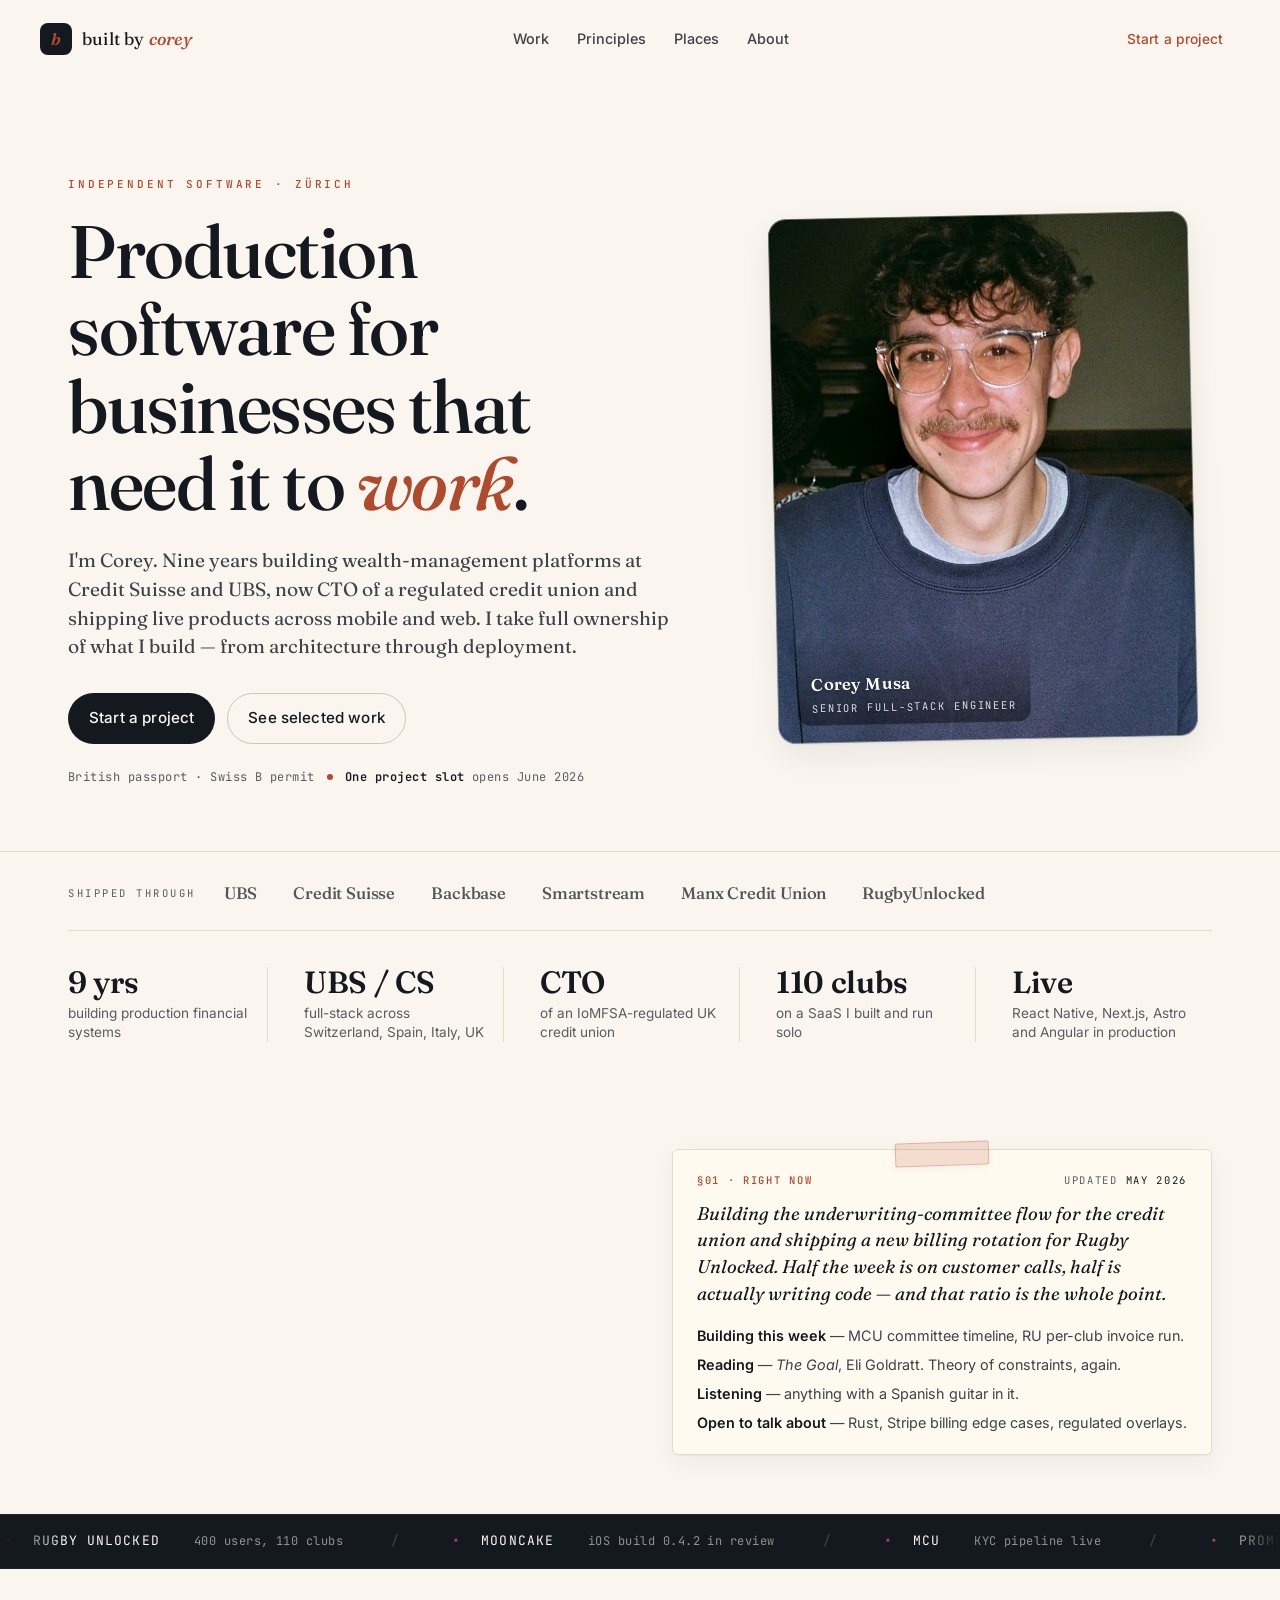
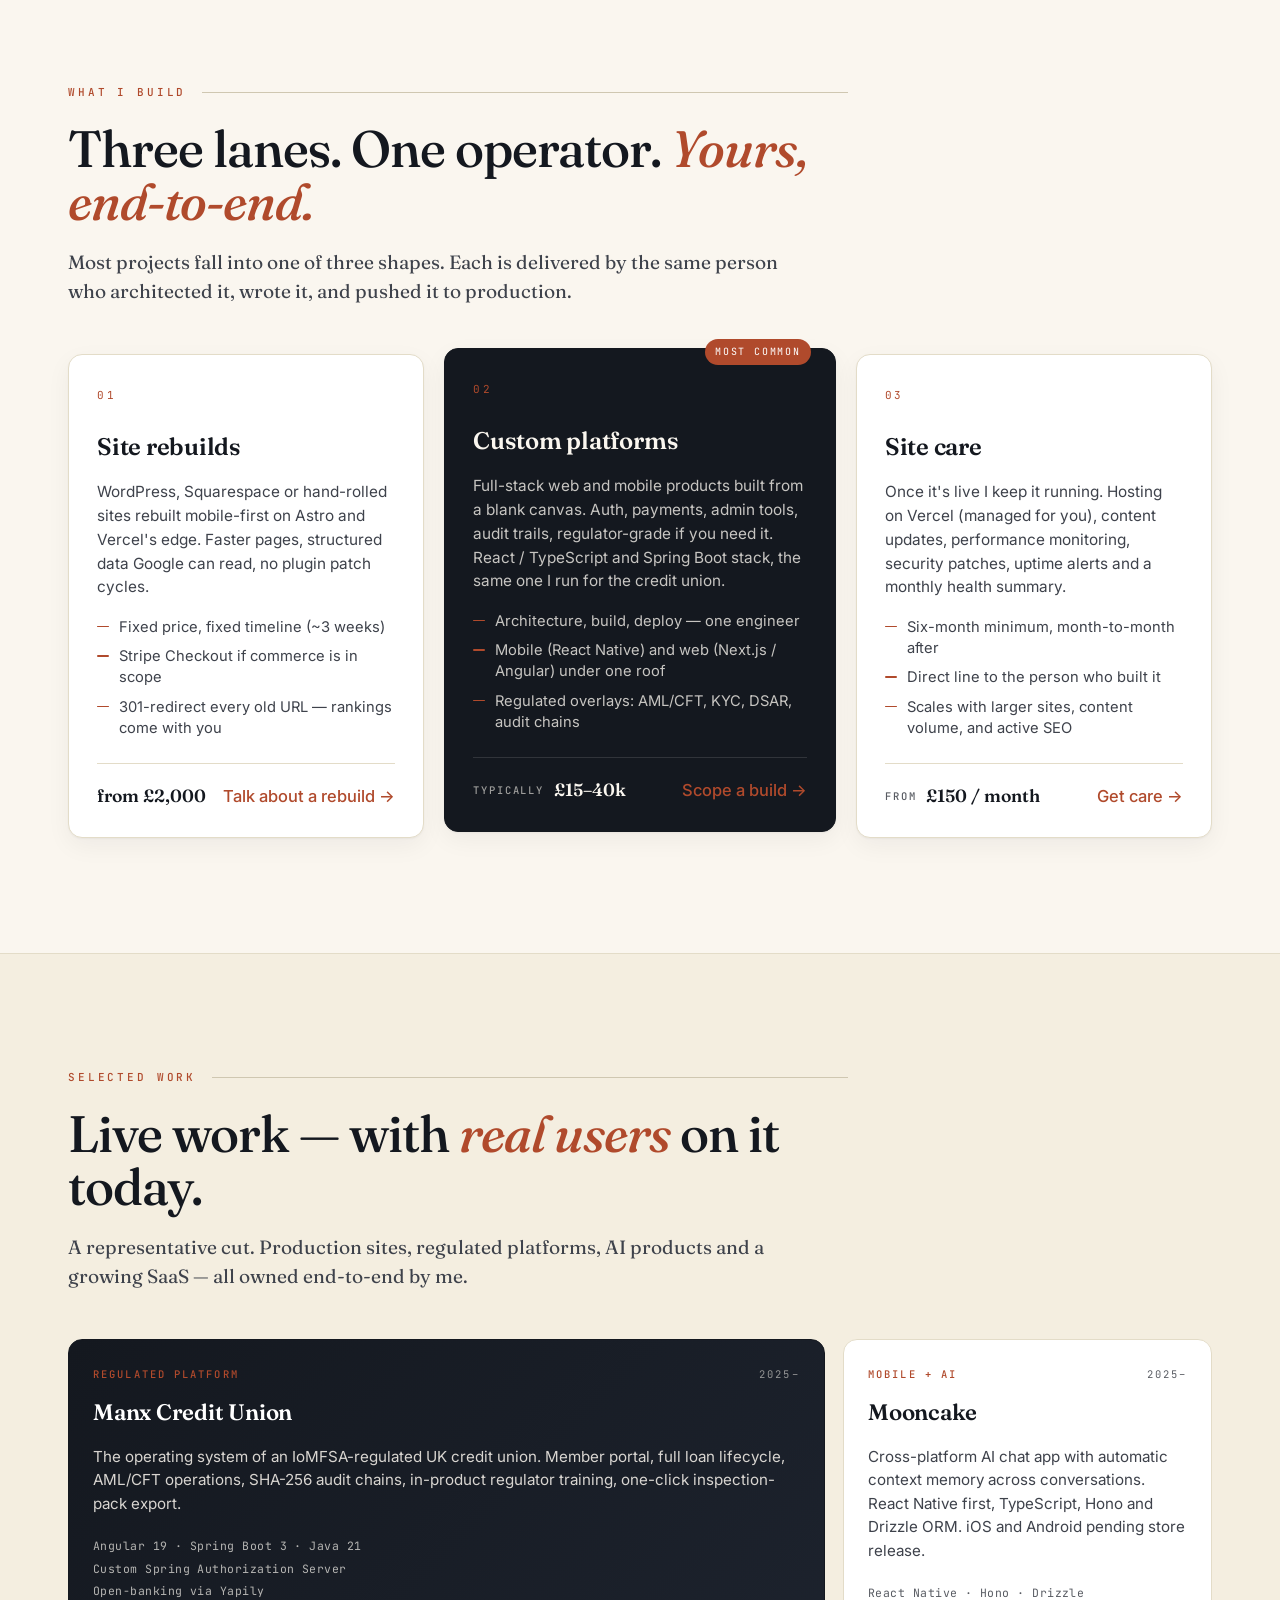
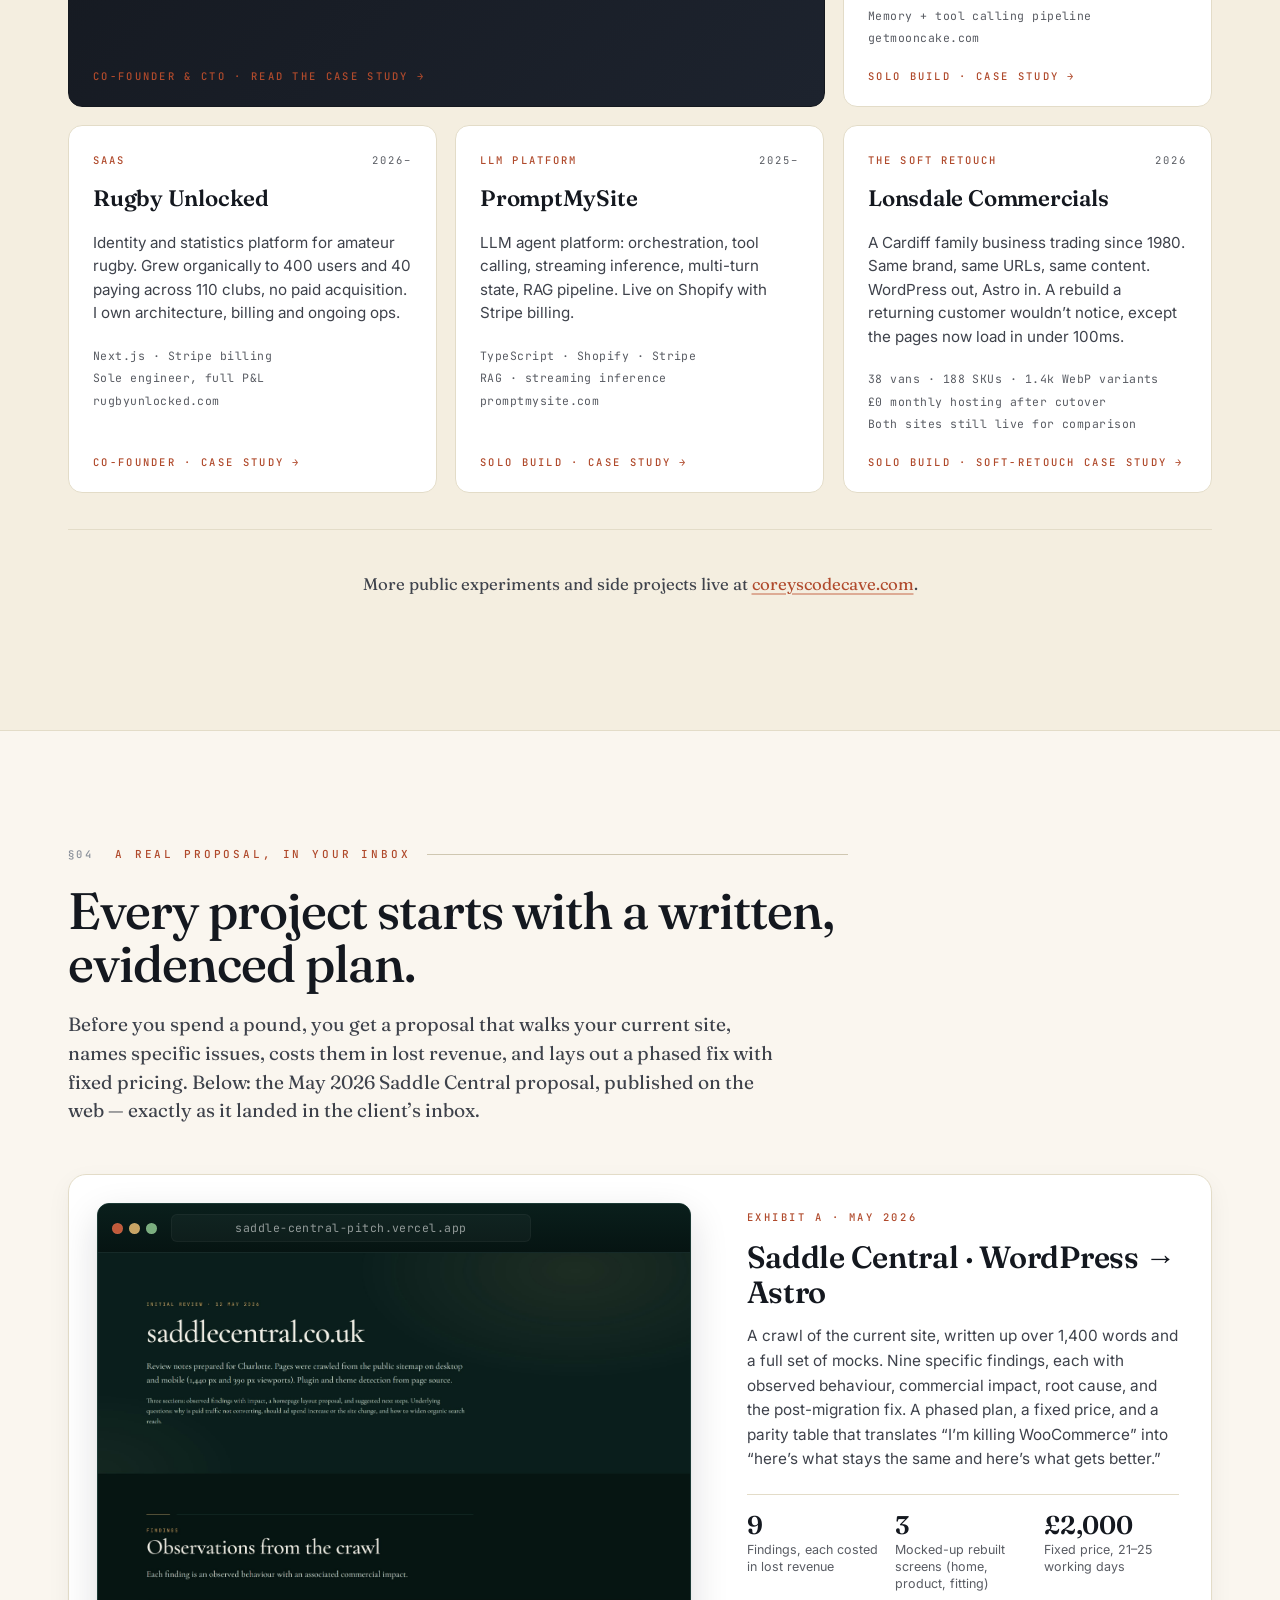
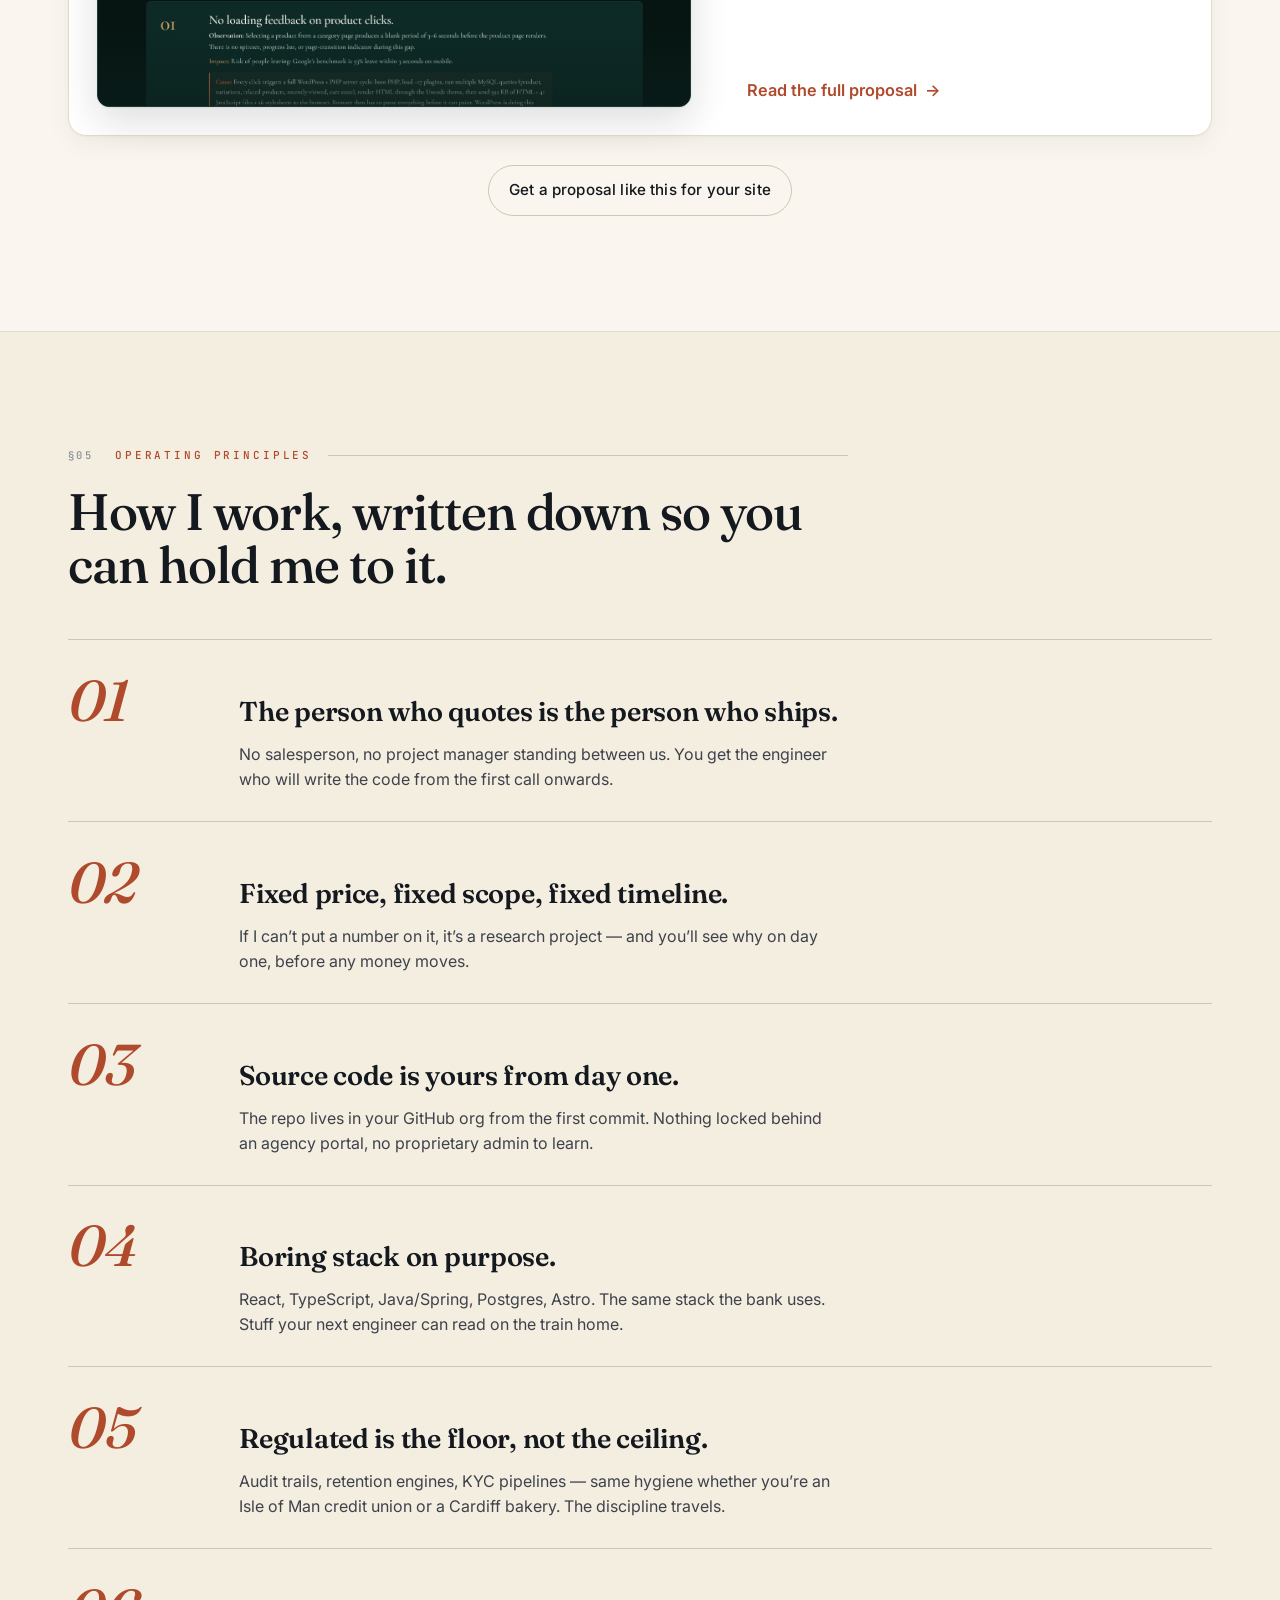
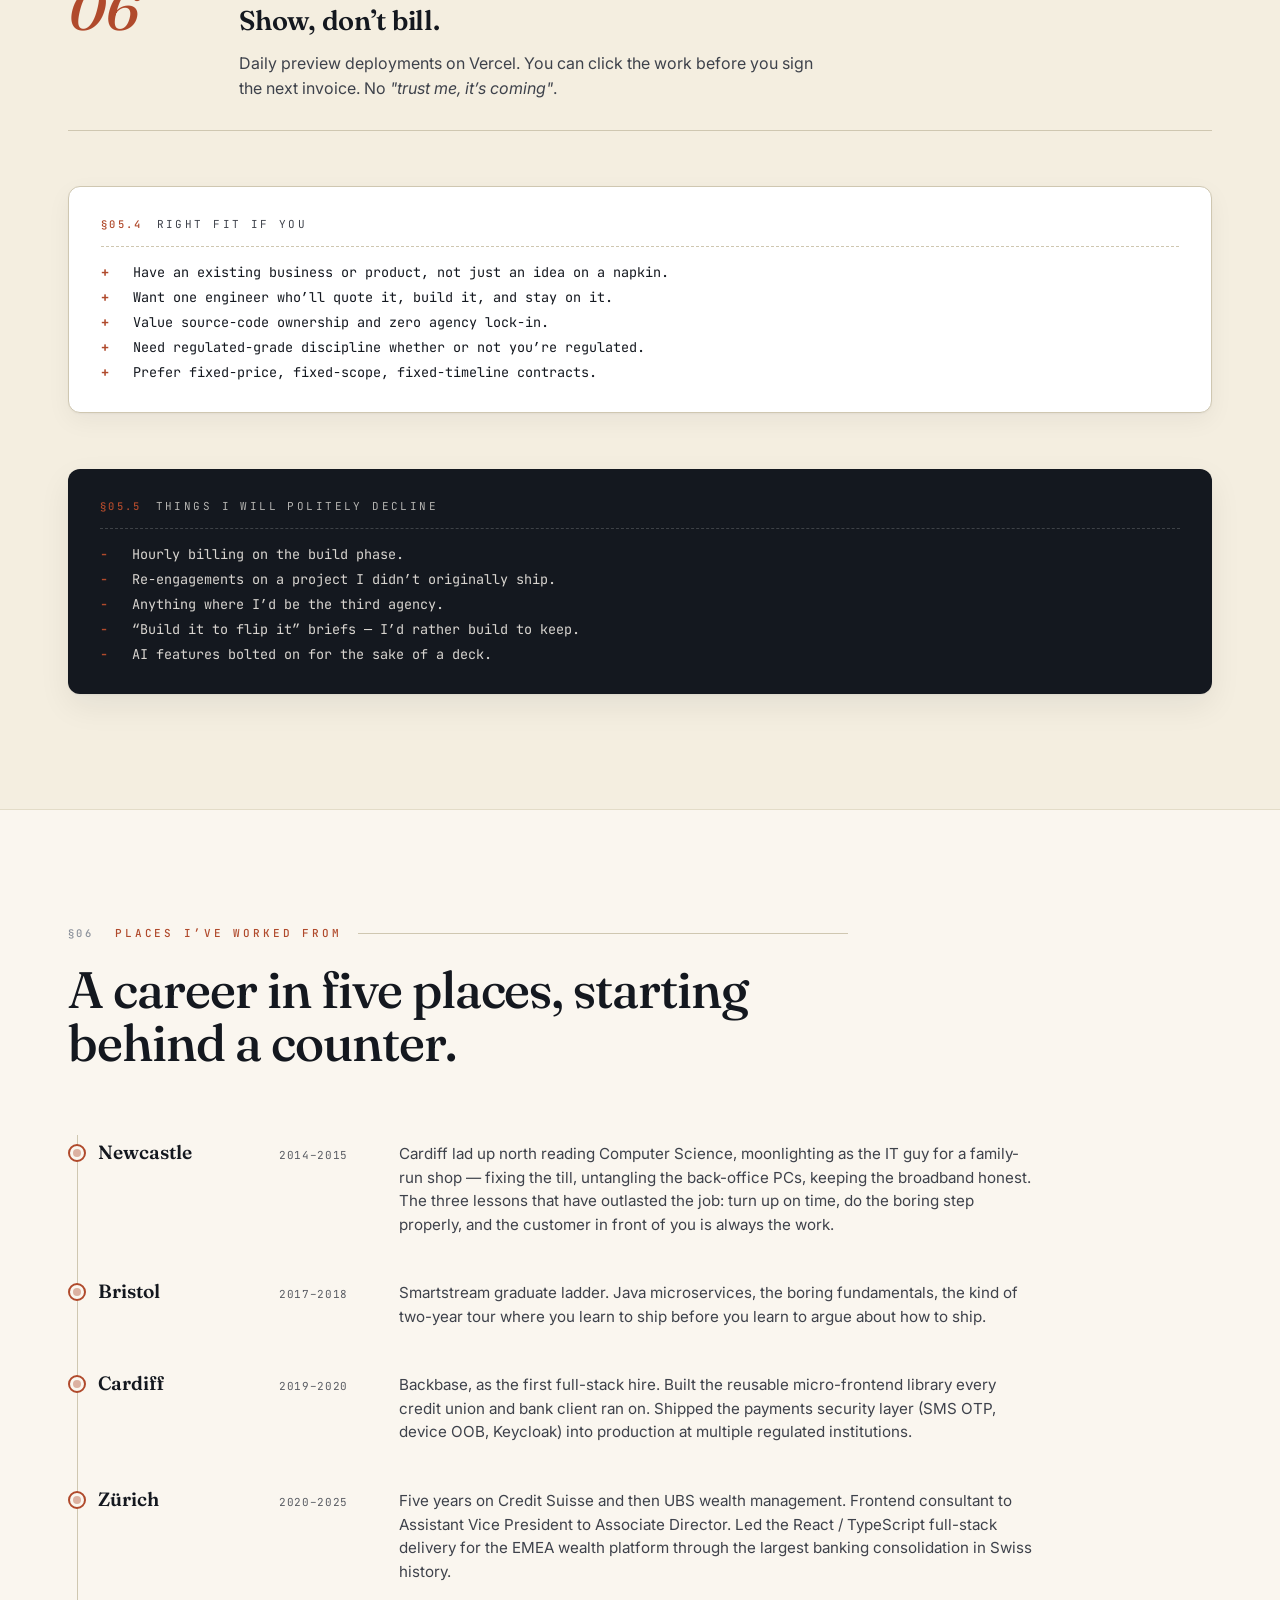
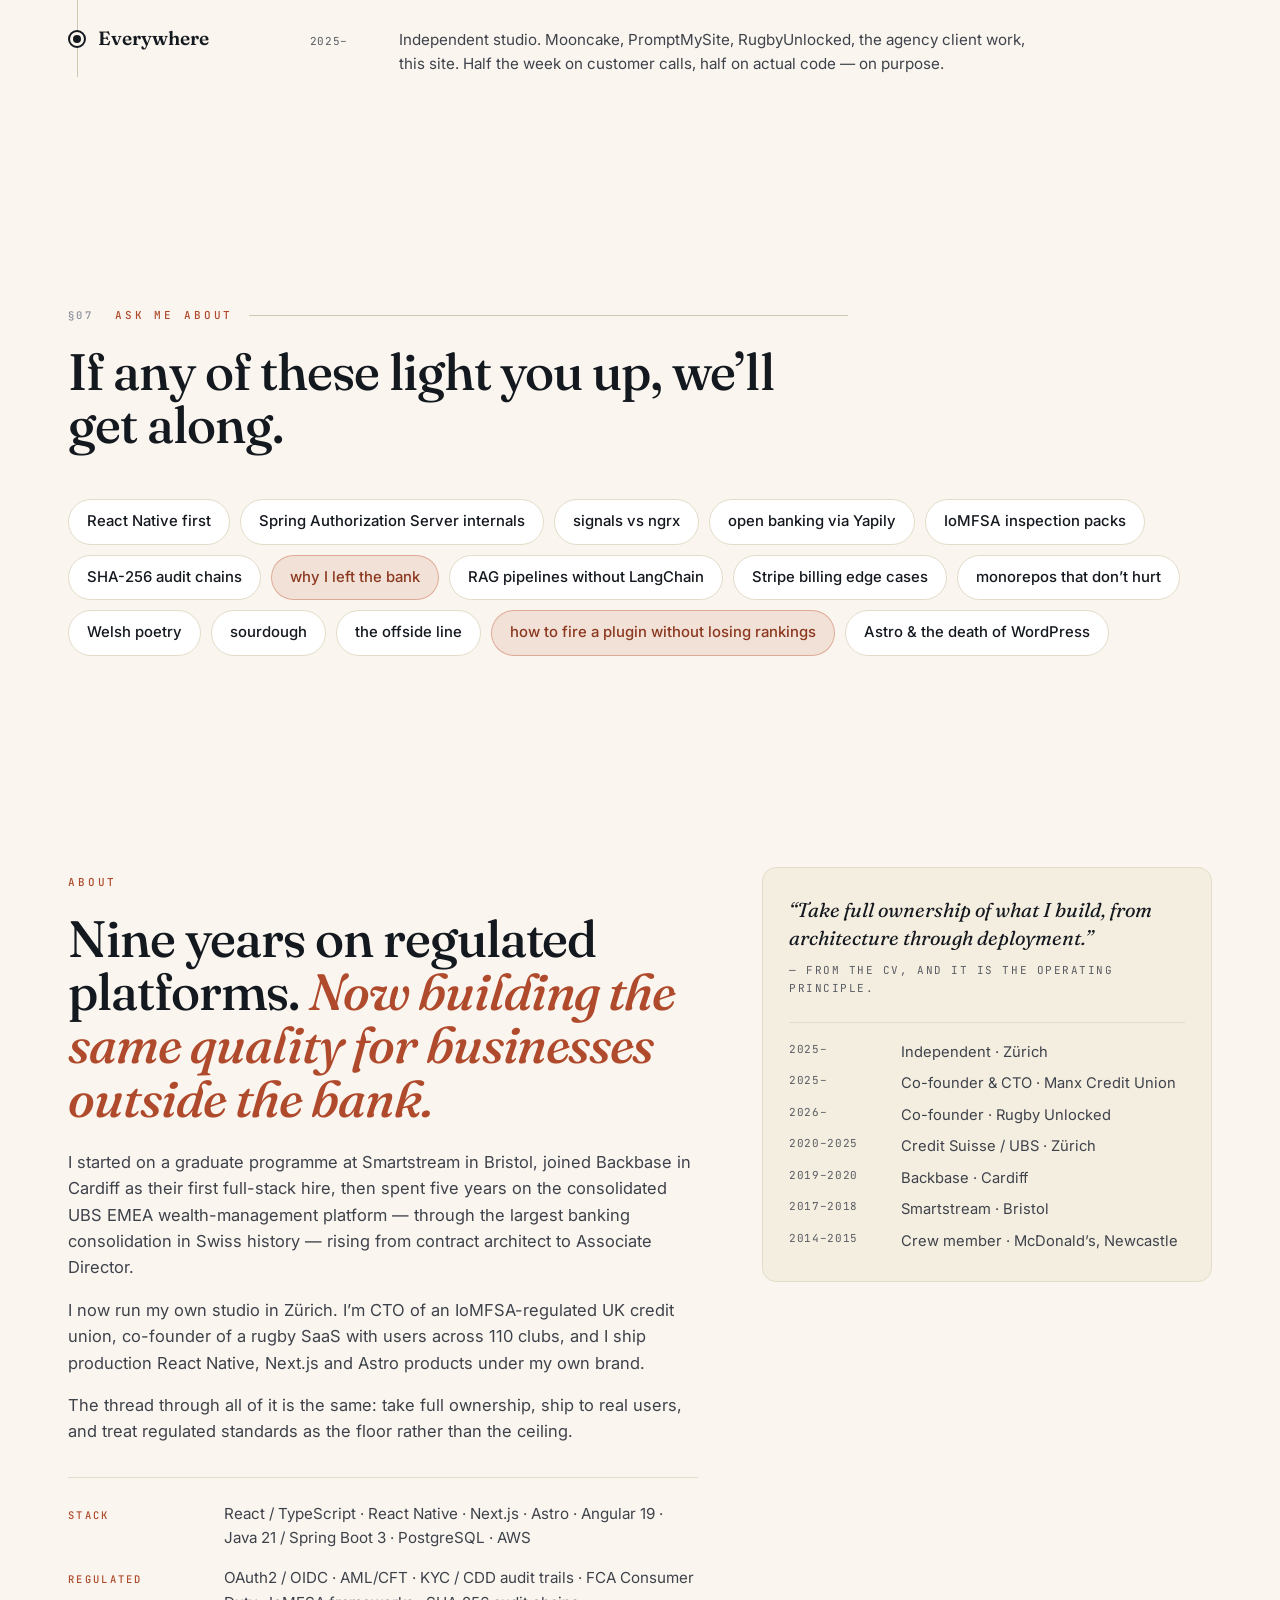
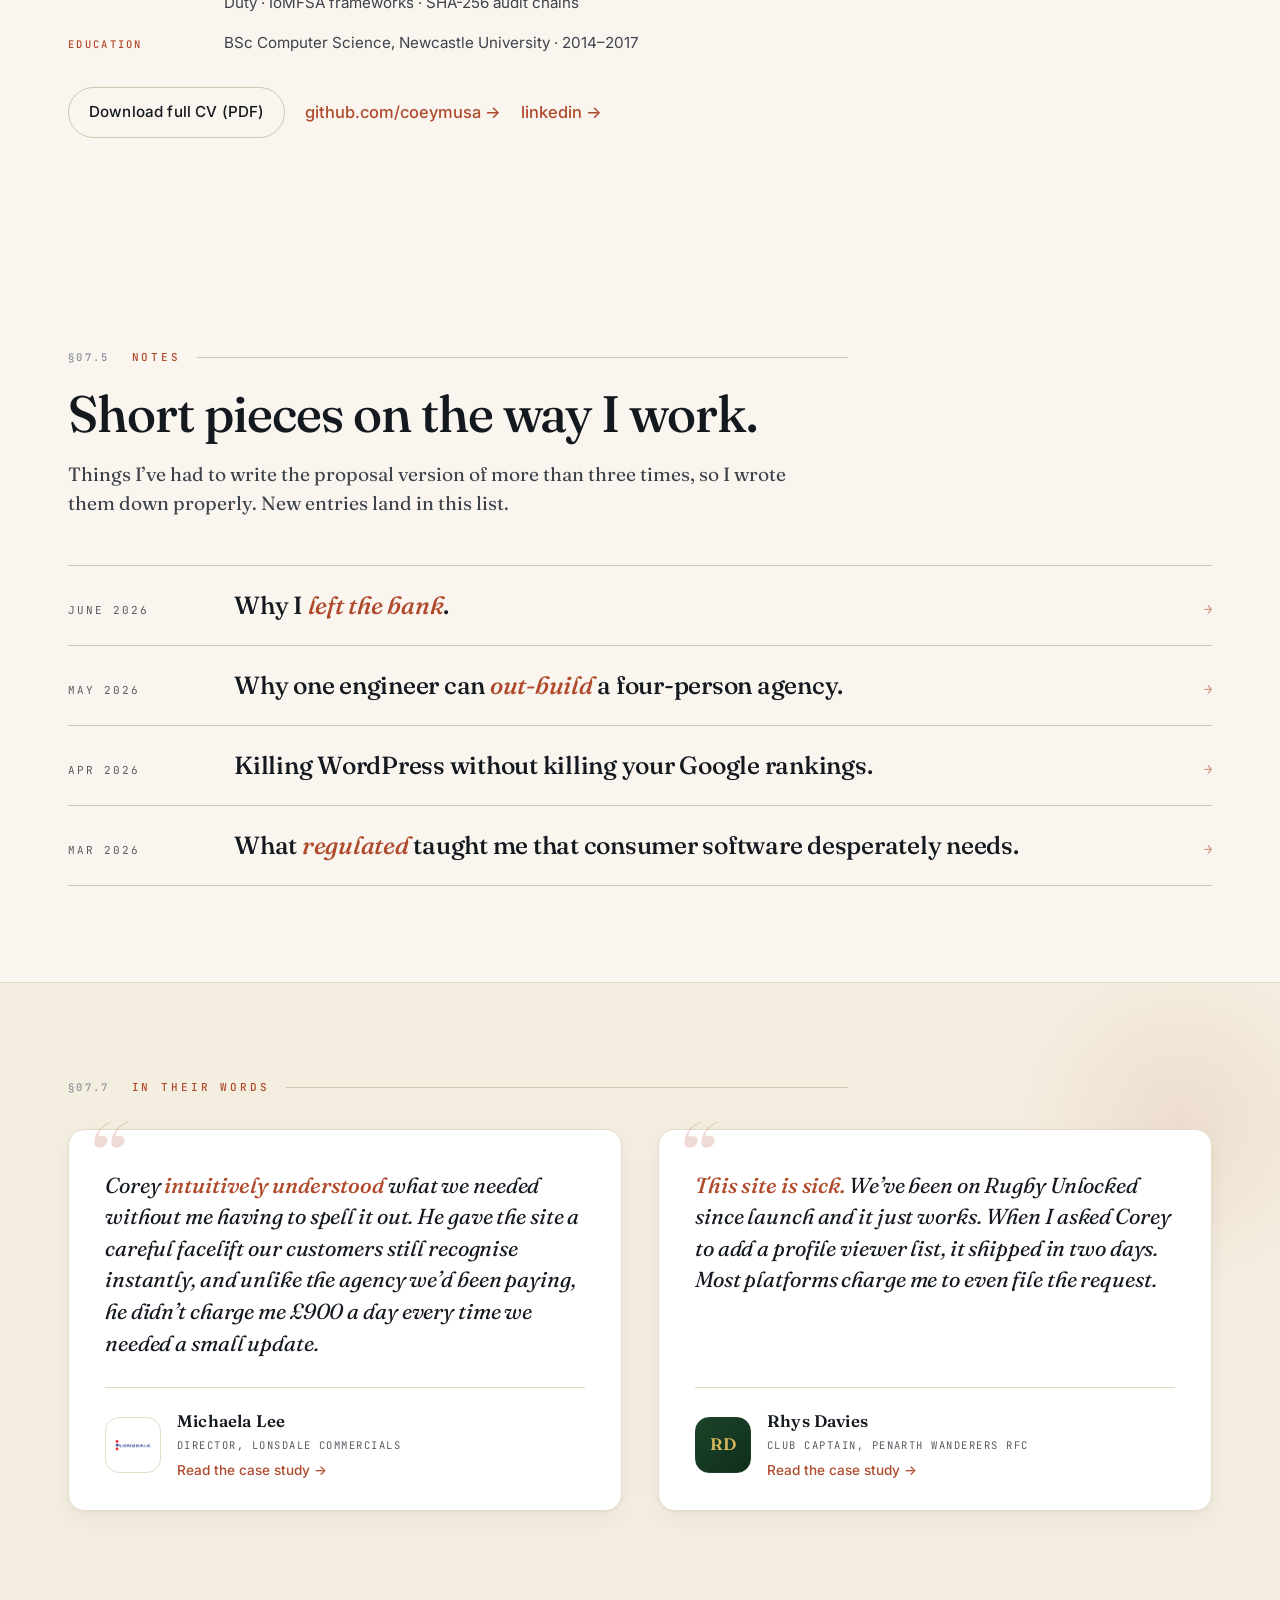
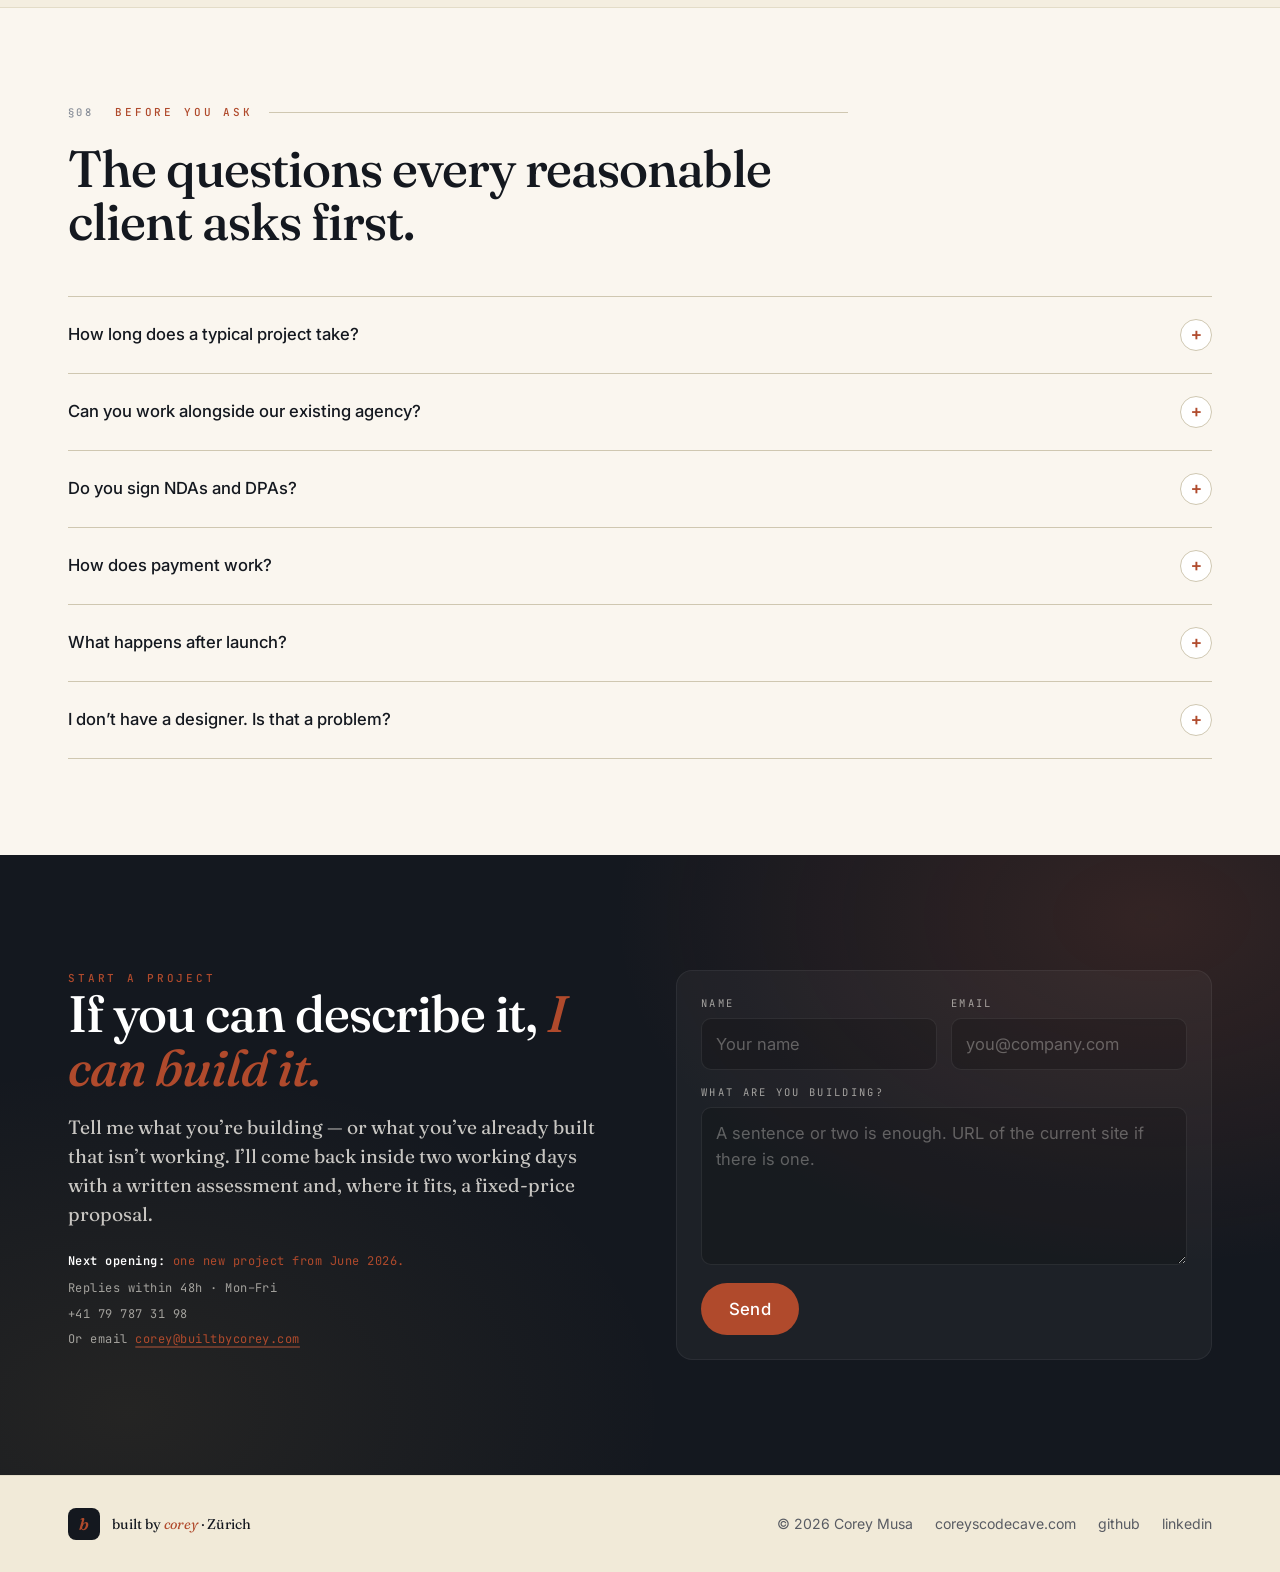
<file: index.html>
<!DOCTYPE html>
<html lang="en-GB">
<head>
  <meta charset="UTF-8" />
  <meta name="viewport" content="width=device-width, initial-scale=1" />
  <title>Built by Corey · Production software for businesses that need it to work</title>
  <meta name="description" content="Corey Musa builds production-grade web, mobile, and platform software for businesses that need it to work. Nine years on Credit Suisse and UBS wealth platforms. Now CTO of a regulated UK credit union, with live products across mobile and web." />
  <meta property="og:title" content="Built by Corey · Production software, built end-to-end" />
  <meta property="og:description" content="Senior full-stack engineer. Nine years on Credit Suisse and UBS wealth platforms. CTO of a regulated UK credit union. Builds live products end-to-end." />
  <meta property="og:type" content="website" />
  <meta property="og:url" content="https://builtbycorey.com" />
  <meta property="og:image" content="https://builtbycorey.com/assets/og.jpg" />
  <meta property="og:image:width" content="1200" />
  <meta property="og:image:height" content="630" />
  <meta name="twitter:card" content="summary_large_image" />
  <meta name="twitter:image" content="https://builtbycorey.com/assets/og.jpg" />
  <meta name="theme-color" content="#faf6ef" />
  <link rel="canonical" href="https://builtbycorey.com/" />
  <link rel="icon" type="image/svg+xml" href="/favicon.svg" />
  <link rel="apple-touch-icon" href="/apple-touch-icon.png" />
  <link rel="sitemap" type="application/xml" href="/sitemap.xml" />

  <!-- JSON-LD structured data so Google + LinkedIn render this site as a
       Person/ProfessionalService with the right facts. -->
  <script type="application/ld+json">
  {
    "@context": "https://schema.org",
    "@graph": [
      {
        "@type": "Person",
        "@id": "https://builtbycorey.com/#person",
        "name": "Corey Musa",
        "jobTitle": "Senior Full-Stack Engineer",
        "url": "https://builtbycorey.com/",
        "image": "https://builtbycorey.com/assets/corey.jpg",
        "email": "corey@builtbycorey.com",
        "address": { "@type": "PostalAddress", "addressLocality": "Zürich", "addressCountry": "CH" },
        "alumniOf": "Newcastle University",
        "knowsAbout": ["React", "TypeScript", "Java", "Spring Boot", "Astro", "Next.js", "React Native", "Open Banking", "AML/CFT", "OAuth2", "Regulated Fintech"],
        "sameAs": [
          "https://github.com/coeymusa",
          "https://linkedin.com/in/corey-musa",
          "https://coreyscodecave.com"
        ]
      },
      {
        "@type": "ProfessionalService",
        "@id": "https://builtbycorey.com/#service",
        "name": "Built by Corey",
        "url": "https://builtbycorey.com/",
        "description": "Independent software studio building production web, mobile, and regulated platforms end-to-end.",
        "founder": { "@id": "https://builtbycorey.com/#person" },
        "areaServed": ["UK", "Switzerland", "Isle of Man", "EU"],
        "priceRange": "££"
      }
    ]
  }
  </script>
  <link rel="preconnect" href="https://fonts.googleapis.com" />
  <link rel="preconnect" href="https://fonts.gstatic.com" crossorigin />
  <!-- Non-blocking font load. font-display: swap (in the URL) means the
       page renders with the system fallback first, then swaps to Fraunces /
       Inter once they arrive. Knocks ~1.5s off LCP. -->
  <link rel="preload" as="style" href="https://fonts.googleapis.com/css2?family=Fraunces:ital,opsz,wght@0,9..144,400;0,9..144,500;0,9..144,600;0,9..144,700;1,9..144,400;1,9..144,500&family=Inter:wght@400;500;600;700&family=JetBrains+Mono:wght@400;500&display=swap" />
  <link rel="stylesheet" href="https://fonts.googleapis.com/css2?family=Fraunces:ital,opsz,wght@0,9..144,400;0,9..144,500;0,9..144,600;0,9..144,700;1,9..144,400;1,9..144,500&family=Inter:wght@400;500;600;700&family=JetBrains+Mono:wght@400;500&display=swap" media="print" onload="this.media='all'" />
  <noscript><link rel="stylesheet" href="https://fonts.googleapis.com/css2?family=Fraunces:ital,opsz,wght@0,9..144,400;0,9..144,500;0,9..144,600;0,9..144,700;1,9..144,400;1,9..144,500&family=Inter:wght@400;500;600;700&family=JetBrains+Mono:wght@400;500&display=swap" /></noscript>
  <link rel="stylesheet" href="/styles.css?v=2026-05-18m" />
  <!-- LCP candidate: hero portrait. Preload the modern variant for browsers
       that support it (everyone modern); falls back to JPEG via <picture>. -->
  <link rel="preload" as="image" href="/assets/corey.webp" type="image/webp" fetchpriority="high" imagesrcset="/assets/corey.webp" />
</head>
<body>

  <a class="skip-link" href="#top">Skip to content</a>

  <header class="nav">
    <div class="wrap nav-inner">
      <a href="#top" class="brand">
        <span class="brand-mark">b</span>
        <span class="brand-word">built by <em>corey</em></span>
      </a>
      <nav class="nav-links" aria-label="Primary">
        <a href="#work">Work</a>
        <a href="#process">Principles</a>
        <a href="#places">Places</a>
        <a href="#about">About</a>
      </nav>
      <a class="btn btn-sm" href="#contact">Start a project</a>
    </div>
  </header>

  <main id="top">

    <!-- HERO -->
    <section class="hero">
      <div class="wrap hero-grid">
        <div class="hero-copy">
          <div class="eyebrow">Independent software · Zürich</div>
          <h1 class="display">
            Production software for businesses that need it to <em>work</em>.
          </h1>
          <p class="lede">
            I'm Corey. Nine years building wealth-management platforms at Credit Suisse and UBS,
            now CTO of a regulated credit union and shipping live products across mobile and web.
            I take full ownership of what I build &mdash; from architecture through deployment.
          </p>
          <div class="hero-actions">
            <a class="btn btn-primary" href="#contact">Start a project</a>
            <a class="btn btn-ghost" href="#work">See selected work</a>
          </div>
          <div class="hero-meta">
            <span>British passport &middot; Swiss B permit</span>
            <span class="dot" aria-hidden="true"></span>
            <span class="hero-meta-capacity"><b>One project slot</b> opens June&nbsp;2026</span>
          </div>
        </div>
        <div class="hero-portrait">
          <div class="portrait-frame">
            <picture>
              <source srcset="/assets/corey.avif" type="image/avif" />
              <source srcset="/assets/corey.webp" type="image/webp" />
              <img src="/assets/corey-840.jpg" alt="Portrait of Corey Musa" loading="eager" fetchpriority="high" width="840" height="1020" decoding="async" />
            </picture>
            <div class="portrait-tag">Corey Musa<br><span>Senior full-stack engineer</span></div>
          </div>
        </div>
      </div>
    </section>

    <!-- CREDENTIALS STRIP: subtle wordmark row, the institutions the work
         has shipped through. No vendor logos — just text in their voice. -->
    <section class="creds" aria-label="Places the work has shipped">
      <div class="wrap">
        <div class="creds-line">
          <span class="creds-label">Shipped through</span>
          <ul class="creds-list">
            <li><span>UBS</span></li>
            <li><span>Credit&nbsp;Suisse</span></li>
            <li><span>Backbase</span></li>
            <li><span>Smartstream</span></li>
            <li><span>Manx&nbsp;Credit&nbsp;Union</span></li>
            <li><span>RugbyUnlocked</span></li>
          </ul>
        </div>
      </div>
    </section>

    <!-- TRUST STRIP -->
    <section class="trust">
      <div class="wrap">
        <div class="trust-rule"></div>
        <ul class="trust-grid">
          <li>
            <strong>9 yrs</strong>
            <span>building production financial systems</span>
          </li>
          <li>
            <strong>UBS / CS</strong>
            <span>full-stack across Switzerland, Spain, Italy, UK</span>
          </li>
          <li>
            <strong>CTO</strong>
            <span>of an IoMFSA-regulated UK credit union</span>
          </li>
          <li>
            <strong>110 clubs</strong>
            <span>on a SaaS I built and run solo</span>
          </li>
          <li>
            <strong>Live</strong>
            <span>React Native, Next.js, Astro and Angular in production</span>
          </li>
        </ul>
      </div>
    </section>

    <!-- RIGHT NOW: a hand-written sticky-note style status card. Slight skew,
         off-axis, dated. Updated by hand whenever the world changes. -->
    <section class="now-wrap">
      <div class="wrap now-grid">
        <div class="now-card">
          <div class="now-head">
            <span class="now-folio">&sect;01 &middot; Right now</span>
            <span class="now-stamp">Updated <span class="now-date">May 2026</span></span>
          </div>
          <p class="now-line">
            Building the underwriting-committee flow for the credit union and shipping a new
            billing rotation for Rugby Unlocked. Half the week is on customer calls, half is
            actually writing code &mdash; and that ratio is the whole point.
          </p>
          <ul class="now-list">
            <li><b>Building this week</b> &mdash; MCU committee timeline, RU per-club invoice run.</li>
            <li><b>Reading</b> &mdash; <i>The Goal</i>, Eli Goldratt. Theory of constraints, again.</li>
            <li><b>Listening</b> &mdash; anything with a Spanish guitar in it.</li>
            <li><b>Open to talk about</b> &mdash; Rust, Stripe billing edge cases, regulated overlays.</li>
          </ul>
        </div>
      </div>
    </section>

    <!-- LIVE TICKER: monospaced marquee, the kind of band you see on a status
         page. Hardcoded today, hooks to a status feed later. -->
    <section class="ticker" aria-label="Live shipping status">
      <div class="ticker-rail">
        <div class="ticker-track" aria-hidden="true">
          <span class="ticker-set">
            <span class="t-dot">&bull;</span> RUGBY UNLOCKED &nbsp;<i>400 users, 110 clubs</i>
            <span class="t-sep">/</span>
            <span class="t-dot">&bull;</span> MOONCAKE &nbsp;<i>iOS build 0.4.2 in review</i>
            <span class="t-sep">/</span>
            <span class="t-dot">&bull;</span> MCU &nbsp;<i>KYC pipeline live</i>
            <span class="t-sep">/</span>
            <span class="t-dot">&bull;</span> PROMPTMYSITE &nbsp;<i>v3 streaming tools shipped</i>
            <span class="t-sep">/</span>
            <span class="t-dot">&bull;</span> SADDLE CENTRAL &nbsp;<i>proposal accepted, build wk 1</i>
            <span class="t-sep">/</span>
            <span class="t-dot">&bull;</span> REMOVEWHITESPACE &nbsp;<i>1.2k unique / month</i>
            <span class="t-sep">/</span>
            <span class="t-dot">&bull;</span> CARIADLETTERS &nbsp;<i>daily Welsh love letters</i>
            <span class="t-sep">/</span>
          </span>
          <span class="ticker-set" aria-hidden="true">
            <span class="t-dot">&bull;</span> RUGBY UNLOCKED &nbsp;<i>400 users, 110 clubs</i>
            <span class="t-sep">/</span>
            <span class="t-dot">&bull;</span> MOONCAKE &nbsp;<i>iOS build 0.4.2 in review</i>
            <span class="t-sep">/</span>
            <span class="t-dot">&bull;</span> MCU &nbsp;<i>KYC pipeline live</i>
            <span class="t-sep">/</span>
            <span class="t-dot">&bull;</span> PROMPTMYSITE &nbsp;<i>v3 streaming tools shipped</i>
            <span class="t-sep">/</span>
            <span class="t-dot">&bull;</span> SADDLE CENTRAL &nbsp;<i>proposal accepted, build wk 1</i>
            <span class="t-sep">/</span>
            <span class="t-dot">&bull;</span> REMOVEWHITESPACE &nbsp;<i>1.2k unique / month</i>
            <span class="t-sep">/</span>
            <span class="t-dot">&bull;</span> CARIADLETTERS &nbsp;<i>daily Welsh love letters</i>
            <span class="t-sep">/</span>
          </span>
        </div>
      </div>
    </section>

    <!-- WHAT I BUILD -->
    <section class="section" id="offer">
      <div class="wrap">
        <header class="section-head">
          <div class="rule"><span class="eyebrow">What I build</span></div>
          <h2 class="display h2">Three lanes. One operator. <em>Yours, end-to-end.</em></h2>
          <p class="lede">
            Most projects fall into one of three shapes. Each is delivered by the same person who
            architected it, wrote it, and pushed it to production.
          </p>
        </header>

        <div class="offers">
          <article class="offer">
            <div class="offer-num">01</div>
            <h3>Site rebuilds</h3>
            <p class="offer-desc">
              WordPress, Squarespace or hand-rolled sites rebuilt mobile-first on Astro and
              Vercel's edge. Faster pages, structured data Google can read, no plugin patch
              cycles.
            </p>
            <ul class="offer-list">
              <li>Fixed price, fixed timeline (~3 weeks)</li>
              <li>Stripe Checkout if commerce is in scope</li>
              <li>301-redirect every old URL &mdash; rankings come with you</li>
            </ul>
            <div class="offer-foot">
              <span class="price">from &pound;2,000</span>
              <a class="link" href="#contact">Talk about a rebuild &rarr;</a>
            </div>
          </article>

          <article class="offer offer-feature">
            <div class="offer-num">02</div>
            <div class="offer-tag">Most common</div>
            <h3>Custom platforms</h3>
            <p class="offer-desc">
              Full-stack web and mobile products built from a blank canvas. Auth, payments,
              admin tools, audit trails, regulator-grade if you need it. React / TypeScript and
              Spring Boot stack, the same one I run for the credit union.
            </p>
            <ul class="offer-list">
              <li>Architecture, build, deploy &mdash; one engineer</li>
              <li>Mobile (React Native) and web (Next.js / Angular) under one roof</li>
              <li>Regulated overlays: AML/CFT, KYC, DSAR, audit chains</li>
            </ul>
            <div class="offer-foot">
              <span class="price"><span class="price-prefix">typically</span> &pound;15&ndash;40k</span>
              <a class="link" href="#contact">Scope a build &rarr;</a>
            </div>
          </article>

          <article class="offer">
            <div class="offer-num">03</div>
            <h3>Site care</h3>
            <p class="offer-desc">
              Once it's live I keep it running. Hosting on Vercel (managed for you), content
              updates, performance monitoring, security patches, uptime alerts and a monthly
              health summary.
            </p>
            <ul class="offer-list">
              <li>Six-month minimum, month-to-month after</li>
              <li>Direct line to the person who built it</li>
              <li>Scales with larger sites, content volume, and active SEO</li>
            </ul>
            <div class="offer-foot">
              <span class="price"><span class="price-prefix">from</span> &pound;150 / month</span>
              <a class="link" href="#contact">Get care &rarr;</a>
            </div>
          </article>
        </div>
      </div>
    </section>

    <!-- SELECTED WORK -->
    <section class="section bg-paper" id="work">
      <div class="wrap">
        <header class="section-head">
          <div class="rule"><span class="eyebrow">Selected work</span></div>
          <h2 class="display h2">Live work &mdash; with <em>real users</em> on it today.</h2>
          <p class="lede">
            A representative cut. Production sites, regulated platforms, AI products and a
            growing SaaS &mdash; all owned end-to-end by me.
          </p>
        </header>

        <div class="work-grid">

          <a class="case case-large case-link" href="/case/mcu">
            <div class="case-head">
              <span class="case-kind">Regulated platform</span>
              <span class="case-year">2025&ndash;</span>
            </div>
            <h3>Manx Credit Union</h3>
            <p class="case-line">
              The operating system of an IoMFSA-regulated UK credit union. Member portal, full
              loan lifecycle, AML/CFT operations, SHA-256 audit chains, in-product regulator
              training, one-click inspection-pack export.
            </p>
            <ul class="case-meta">
              <li>Angular 19 &middot; Spring Boot 3 &middot; Java 21</li>
              <li>Custom Spring Authorization Server</li>
              <li>Open-banking via Yapily</li>
            </ul>
            <span class="case-role">Co-founder &amp; CTO &middot; <span class="case-link-cta">Read the case study &rarr;</span></span>
          </a>

          <a class="case case-link" href="/case/mooncake">
            <div class="case-head">
              <span class="case-kind">Mobile + AI</span>
              <span class="case-year">2025&ndash;</span>
            </div>
            <h3>Mooncake</h3>
            <p class="case-line">
              Cross-platform AI chat app with automatic context memory across conversations.
              React Native first, TypeScript, Hono and Drizzle ORM. iOS and Android pending store
              release.
            </p>
            <ul class="case-meta">
              <li>React Native &middot; Hono &middot; Drizzle</li>
              <li>Memory + tool calling pipeline</li>
              <li>getmooncake.com</li>
            </ul>
            <span class="case-role">Solo build &middot; <span class="case-link-cta">case study &rarr;</span></span>
          </a>

          <a class="case case-link" href="/case/rugby-unlocked">
            <div class="case-head">
              <span class="case-kind">SaaS</span>
              <span class="case-year">2026&ndash;</span>
            </div>
            <h3>Rugby Unlocked</h3>
            <p class="case-line">
              Identity and statistics platform for amateur rugby. Grew organically to 400 users
              and 40 paying across 110 clubs, no paid acquisition. I own architecture, billing
              and ongoing ops.
            </p>
            <ul class="case-meta">
              <li>Next.js &middot; Stripe billing</li>
              <li>Sole engineer, full P&amp;L</li>
              <li>rugbyunlocked.com</li>
            </ul>
            <span class="case-role">Co-founder &middot; <span class="case-link-cta">case study &rarr;</span></span>
          </a>

          <a class="case case-link" href="/case/promptmysite">
            <div class="case-head">
              <span class="case-kind">LLM platform</span>
              <span class="case-year">2025&ndash;</span>
            </div>
            <h3>PromptMySite</h3>
            <p class="case-line">
              LLM agent platform: orchestration, tool calling, streaming inference, multi-turn
              state, RAG pipeline. Live on Shopify with Stripe billing.
            </p>
            <ul class="case-meta">
              <li>TypeScript &middot; Shopify &middot; Stripe</li>
              <li>RAG &middot; streaming inference</li>
              <li>promptmysite.com</li>
            </ul>
            <span class="case-role">Solo build &middot; <span class="case-link-cta">case study &rarr;</span></span>
          </a>

          <a class="case case-link" href="/case/lonsdale">
            <div class="case-head">
              <span class="case-kind">The soft retouch</span>
              <span class="case-year">2026</span>
            </div>
            <h3>Lonsdale Commercials</h3>
            <p class="case-line">
              A Cardiff family business trading since 1980. Same brand, same URLs, same content.
              WordPress out, Astro in. A rebuild a returning customer wouldn&rsquo;t notice,
              except the pages now load in under 100ms.
            </p>
            <ul class="case-meta">
              <li>38 vans &middot; 188 SKUs &middot; 1.4k WebP variants</li>
              <li>&pound;0 monthly hosting after cutover</li>
              <li>Both sites still live for comparison</li>
            </ul>
            <span class="case-role">Solo build &middot; <span class="case-link-cta">soft-retouch case study &rarr;</span></span>
          </a>

        </div>

        <div class="work-foot">
          <p>
            More public experiments and side projects live at
            <a href="https://coreyscodecave.com" target="_blank" rel="noopener">coreyscodecave.com</a>.
          </p>
        </div>
      </div>
    </section>

    <!-- EVIDENCE PLAN: a single tall preview of a real proposal,
         rendered in a fake browser chrome and linking to the live deploy. -->
    <section class="section" id="pitch">
      <div class="wrap">
        <header class="section-head">
          <div class="rule">
            <span class="folio">&sect;04</span>
            <span class="eyebrow">A real proposal, in your inbox</span>
          </div>
          <h2 class="display h2">Every project starts with a written, evidenced plan.</h2>
          <p class="lede">
            Before you spend a pound, you get a proposal that walks your current site, names
            specific issues, costs them in lost revenue, and lays out a phased fix with fixed
            pricing. Below: the May 2026 Saddle Central proposal, published on the web &mdash;
            exactly as it landed in the client&rsquo;s inbox.
          </p>
        </header>

        <a class="pitch-feature" href="https://saddle-central-pitch.vercel.app/" target="_blank" rel="noopener">
          <div class="pitch-preview">
            <div class="browser-chrome" aria-hidden="true">
              <span class="bc-dots"><i></i><i></i><i></i></span>
              <span class="bc-url">saddle-central-pitch.vercel.app</span>
            </div>
            <div class="pitch-shot">
              <img src="/assets/saddle-central-pitch.jpg" alt="The May 2026 Saddle Central proposal as published online." loading="lazy" />
              <div class="pitch-shot-fade" aria-hidden="true"></div>
            </div>
          </div>

          <aside class="pitch-summary">
            <span class="pitch-stamp">Exhibit A &middot; May 2026</span>
            <h3>Saddle Central &middot; WordPress &rarr; Astro</h3>
            <p>
              A crawl of the current site, written up over 1,400 words and a full set of mocks.
              Nine specific findings, each with observed behaviour, commercial impact, root
              cause, and the post-migration fix. A phased plan, a fixed price, and a parity
              table that translates &ldquo;I&rsquo;m killing WooCommerce&rdquo; into
              &ldquo;here&rsquo;s what stays the same and here&rsquo;s what gets better.&rdquo;
            </p>
            <ul class="pitch-stats">
              <li>
                <b>9</b>
                <span>Findings, each costed in lost revenue</span>
              </li>
              <li>
                <b>3</b>
                <span>Mocked-up rebuilt screens (home, product, fitting)</span>
              </li>
              <li>
                <b>&pound;2,000</b>
                <span>Fixed price, 21&ndash;25 working days</span>
              </li>
            </ul>
            <span class="pitch-cta">Read the full proposal <span class="arrow">&rarr;</span></span>
          </aside>
        </a>

        <div class="pitch-foot">
          <a class="btn btn-ghost" href="#contact">Get a proposal like this for your site</a>
        </div>
      </div>
    </section>

    <!-- OPERATING PRINCIPLES: manifesto in numbered rows. Big serif, lots of
         breathing room. Different rhythm to the rest of the page on purpose. -->
    <section class="section bg-paper" id="process">
      <div class="wrap">
        <header class="section-head">
          <div class="rule">
            <span class="folio">&sect;05</span>
            <span class="eyebrow">Operating principles</span>
          </div>
          <h2 class="display h2">How I work, written down so you can hold me to it.</h2>
        </header>

        <ol class="principles">
          <li>
            <span class="principle-num">01</span>
            <div>
              <h3>The person who quotes is the person who ships.</h3>
              <p>No salesperson, no project manager standing between us. You get the engineer who will write the code from the first call onwards.</p>
            </div>
          </li>
          <li>
            <span class="principle-num">02</span>
            <div>
              <h3>Fixed price, fixed scope, fixed timeline.</h3>
              <p>If I can&rsquo;t put a number on it, it&rsquo;s a research project &mdash; and you&rsquo;ll see why on day one, before any money moves.</p>
            </div>
          </li>
          <li>
            <span class="principle-num">03</span>
            <div>
              <h3>Source code is yours from day one.</h3>
              <p>The repo lives in your GitHub org from the first commit. Nothing locked behind an agency portal, no proprietary admin to learn.</p>
            </div>
          </li>
          <li>
            <span class="principle-num">04</span>
            <div>
              <h3>Boring stack on purpose.</h3>
              <p>React, TypeScript, Java/Spring, Postgres, Astro. The same stack the bank uses. Stuff your next engineer can read on the train home.</p>
            </div>
          </li>
          <li>
            <span class="principle-num">05</span>
            <div>
              <h3>Regulated is the floor, not the ceiling.</h3>
              <p>Audit trails, retention engines, KYC pipelines &mdash; same hygiene whether you&rsquo;re an Isle of Man credit union or a Cardiff bakery. The discipline travels.</p>
            </div>
          </li>
          <li>
            <span class="principle-num">06</span>
            <div>
              <h3>Show, don&rsquo;t bill.</h3>
              <p>Daily preview deployments on Vercel. You can click the work before you sign the next invoice. No <i>"trust me, it&rsquo;s coming"</i>.</p>
            </div>
          </li>
        </ol>

        <!-- FIT BLOCK: positive-voice mirror of the decline list. Helps
             prospects self-qualify in the right direction. -->
        <div class="fit">
          <div class="fit-head">
            <span class="folio">&sect;05.4</span>
            <span>Right fit if you</span>
          </div>
          <ul class="fit-list">
            <li><span class="tick" aria-hidden="true">+</span> Have an existing business or product, not just an idea on a napkin.</li>
            <li><span class="tick" aria-hidden="true">+</span> Want one engineer who&rsquo;ll quote it, build it, and stay on it.</li>
            <li><span class="tick" aria-hidden="true">+</span> Value source-code ownership and zero agency lock-in.</li>
            <li><span class="tick" aria-hidden="true">+</span> Need regulated-grade discipline whether or not you&rsquo;re regulated.</li>
            <li><span class="tick" aria-hidden="true">+</span> Prefer fixed-price, fixed-scope, fixed-timeline contracts.</li>
          </ul>
        </div>

        <!-- DECLINE LIST: ASCII-style box. Counter-positioning. -->
        <div class="decline">
          <div class="decline-head">
            <span class="folio">&sect;05.5</span>
            <span>Things I will politely decline</span>
          </div>
          <ul class="decline-list">
            <li><span class="x">&minus;</span> Hourly billing on the build phase.</li>
            <li><span class="x">&minus;</span> Re-engagements on a project I didn&rsquo;t originally ship.</li>
            <li><span class="x">&minus;</span> Anything where I&rsquo;d be the third agency.</li>
            <li><span class="x">&minus;</span> &ldquo;Build it to flip it&rdquo; briefs &mdash; I&rsquo;d rather build to keep.</li>
            <li><span class="x">&minus;</span> AI features bolted on for the sake of a deck.</li>
          </ul>
        </div>
      </div>
    </section>

    <!-- PLACES: cities I've shipped from with what was shipped there.
         Timeline-rail layout, a different shape to any other section. -->
    <section class="section places-wrap" id="places">
      <div class="wrap">
        <header class="section-head">
          <div class="rule">
            <span class="folio">&sect;06</span>
            <span class="eyebrow">Places I&rsquo;ve worked from</span>
          </div>
          <h2 class="display h2">A career in five places, starting behind a counter.</h2>
        </header>
        <ol class="places-list">
          <li>
            <div class="place-city">
              <span class="place-pin"></span>
              <span class="place-name">Newcastle</span>
              <span class="place-years">2014&ndash;2015</span>
            </div>
            <p>Cardiff lad up north reading Computer Science, moonlighting as the IT guy for a family-run shop &mdash; fixing the till, untangling the back-office PCs, keeping the broadband honest. The three lessons that have outlasted the job: turn up on time, do the boring step properly, and the customer in front of you is always the work.</p>
          </li>
          <li>
            <div class="place-city">
              <span class="place-pin"></span>
              <span class="place-name">Bristol</span>
              <span class="place-years">2017&ndash;2018</span>
            </div>
            <p>Smartstream graduate ladder. Java microservices, the boring fundamentals, the kind of two-year tour where you learn to ship before you learn to argue about how to ship.</p>
          </li>
          <li>
            <div class="place-city">
              <span class="place-pin"></span>
              <span class="place-name">Cardiff</span>
              <span class="place-years">2019&ndash;2020</span>
            </div>
            <p>Backbase, as the first full-stack hire. Built the reusable micro-frontend library every credit union and bank client ran on. Shipped the payments security layer (SMS OTP, device OOB, Keycloak) into production at multiple regulated institutions.</p>
          </li>
          <li>
            <div class="place-city">
              <span class="place-pin"></span>
              <span class="place-name">Z&uuml;rich</span>
              <span class="place-years">2020&ndash;2025</span>
            </div>
            <p>Five years on Credit Suisse and then UBS wealth management. Frontend consultant to Assistant Vice President to Associate Director. Led the React / TypeScript full-stack delivery for the EMEA wealth platform through the largest banking consolidation in Swiss history.</p>
          </li>
          <li>
            <div class="place-city">
              <span class="place-pin place-pin-current"></span>
              <span class="place-name">Everywhere</span>
              <span class="place-years">2025&ndash;</span>
            </div>
            <p>Independent studio. Mooncake, PromptMySite, RugbyUnlocked, the agency client work, this site. Half the week on customer calls, half on actual code &mdash; on purpose.</p>
          </li>
        </ol>
      </div>
    </section>

    <!-- ASK ME ABOUT: pill cloud. No card frame. Loose, conversational. -->
    <section class="section ask-wrap" id="ask">
      <div class="wrap">
        <header class="section-head">
          <div class="rule">
            <span class="folio">&sect;07</span>
            <span class="eyebrow">Ask me about</span>
          </div>
          <h2 class="display h2">If any of these light you up, we&rsquo;ll get along.</h2>
        </header>
        <ul class="pill-cloud">
          <li>React Native first</li>
          <li>Spring Authorization Server internals</li>
          <li>signals vs ngrx</li>
          <li>open banking via Yapily</li>
          <li>IoMFSA inspection packs</li>
          <li>SHA-256 audit chains</li>
          <li class="pill-warm">why I left the bank</li>
          <li>RAG pipelines without LangChain</li>
          <li>Stripe billing edge cases</li>
          <li>monorepos that don&rsquo;t hurt</li>
          <li>Welsh poetry</li>
          <li>sourdough</li>
          <li>the offside line</li>
          <li class="pill-warm">how to fire a plugin without losing rankings</li>
          <li>Astro &amp; the death of WordPress</li>
        </ul>
      </div>
    </section>

    <!-- ABOUT -->
    <section class="section" id="about">
      <div class="wrap">
        <div class="about-grid">
          <div class="about-copy">
            <div class="eyebrow">About</div>
            <h2 class="display h2">Nine years on regulated platforms.
              <em>Now building the same quality for businesses outside the bank.</em></h2>
            <p>
              I started on a graduate programme at Smartstream in Bristol, joined Backbase in
              Cardiff as their first full-stack hire, then spent five years on the consolidated
              UBS EMEA wealth-management platform &mdash; through the largest banking
              consolidation in Swiss history &mdash; rising from contract architect to Associate
              Director.
            </p>
            <p>
              I now run my own studio in Z&uuml;rich. I&rsquo;m CTO of an IoMFSA-regulated UK
              credit union, co-founder of a rugby SaaS with users across 110 clubs, and I ship
              production React Native, Next.js and Astro products under my own brand.
            </p>
            <p>
              The thread through all of it is the same: take full ownership, ship to real users,
              and treat regulated standards as the floor rather than the ceiling.
            </p>

            <div class="cred-grid">
              <div>
                <span class="cred-label">Stack</span>
                <span>React / TypeScript &middot; React Native &middot; Next.js &middot; Astro &middot; Angular 19 &middot; Java 21 / Spring Boot 3 &middot; PostgreSQL &middot; AWS</span>
              </div>
              <div>
                <span class="cred-label">Regulated</span>
                <span>OAuth2 / OIDC &middot; AML/CFT &middot; KYC / CDD audit trails &middot; FCA Consumer Duty &middot; IoMFSA frameworks &middot; SHA-256 audit chains</span>
              </div>
              <div>
                <span class="cred-label">Education</span>
                <span>BSc Computer Science, Newcastle University &middot; 2014&ndash;2017</span>
              </div>
            </div>

            <div class="about-actions">
              <a class="btn btn-ghost" href="/assets/Corey_Musa_CV.pdf" target="_blank" rel="noopener">Download full CV (PDF)</a>
              <a class="link" href="https://github.com/coeymusa" target="_blank" rel="noopener">github.com/coeymusa &rarr;</a>
              <a class="link" href="https://linkedin.com/in/corey-musa" target="_blank" rel="noopener">linkedin &rarr;</a>
            </div>
          </div>

          <aside class="about-side">
            <div class="quote-block">
              <p class="quote">
                &ldquo;Take full ownership of what I build, from architecture through deployment.&rdquo;
              </p>
              <p class="quote-by">&mdash; from the CV, and it is the operating principle.</p>
            </div>
            <ul class="resume-list">
              <li><span>2025&ndash;</span> Independent &middot; Z&uuml;rich</li>
              <li><span>2025&ndash;</span> Co-founder &amp; CTO &middot; Manx Credit Union</li>
              <li><span>2026&ndash;</span> Co-founder &middot; Rugby Unlocked</li>
              <li><span>2020&ndash;2025</span> Credit Suisse / UBS &middot; Z&uuml;rich</li>
              <li><span>2019&ndash;2020</span> Backbase &middot; Cardiff</li>
              <li><span>2017&ndash;2018</span> Smartstream &middot; Bristol</li>
              <li><span>2014&ndash;2015</span> Crew member &middot; McDonald&rsquo;s, Newcastle</li>
            </ul>
          </aside>
        </div>
      </div>
    </section>

    <!-- NOTES: short essays. Each links to a longer piece (placeholder for
         now — the index alone signals the writing exists). -->
    <section class="section notes-wrap" id="notes">
      <div class="wrap">
        <header class="section-head">
          <div class="rule">
            <span class="folio">&sect;07.5</span>
            <span class="eyebrow">Notes</span>
          </div>
          <h2 class="display h2">Short pieces on the way I work.</h2>
          <p class="lede">
            Things I&rsquo;ve had to write the proposal version of more than three times, so I
            wrote them down properly. New entries land in this list.
          </p>
        </header>

        <ul class="notes-list">
          <li>
            <a href="/notes/why-i-left-the-bank">
              <span class="note-date">June 2026</span>
              <span class="note-title">Why I <em>left the bank</em>.</span>
              <span class="note-arrow">&rarr;</span>
            </a>
          </li>
          <li>
            <a href="/notes/one-engineer">
              <span class="note-date">May 2026</span>
              <span class="note-title">Why one engineer can <em>out-build</em> a four-person agency.</span>
              <span class="note-arrow">&rarr;</span>
            </a>
          </li>
          <li>
            <a href="/notes/wordpress-rankings">
              <span class="note-date">Apr 2026</span>
              <span class="note-title">Killing WordPress without killing your Google rankings.</span>
              <span class="note-arrow">&rarr;</span>
            </a>
          </li>
          <li>
            <a href="/notes/regulated-discipline">
              <span class="note-date">Mar 2026</span>
              <span class="note-title">What <em>regulated</em> taught me that consumer software desperately needs.</span>
              <span class="note-arrow">&rarr;</span>
            </a>
          </li>
        </ul>
      </div>
    </section>

    <!-- TESTIMONIALS: two voices, one from the build side (Lonsdale) and
         one from the living-software side (Rugby Unlocked). Avatars anchor
         the quotes so they don't read as anonymous text blocks. -->
    <section class="testimonial" aria-label="Client testimonials">
      <div class="wrap">
        <header class="section-head section-head-tight">
          <div class="rule">
            <span class="folio">&sect;07.7</span>
            <span class="eyebrow">In their words</span>
          </div>
        </header>

        <div class="quotes-grid">
          <figure class="quote-card">
            <div class="quote-mark" aria-hidden="true">&ldquo;</div>
            <blockquote class="quote-body">
              <p>
                Corey <em>intuitively understood</em> what we needed without me
                having to spell it out. He gave the site a careful facelift our
                customers still recognise instantly, and unlike the agency
                we&rsquo;d been paying, he didn&rsquo;t charge me &pound;900 a day
                every time we needed a small update.
              </p>
            </blockquote>
            <figcaption class="quote-attribution">
              <div class="avatar avatar-logo" aria-hidden="true">
                <img src="/assets/lonsdale/logo.jpg" alt="" width="120" height="38" loading="lazy" />
              </div>
              <div class="quote-attribution-meta">
                <span class="quote-name">Michaela Lee</span>
                <span class="quote-role">Director, Lonsdale Commercials</span>
                <a class="quote-link" href="/case/lonsdale">Read the case study &rarr;</a>
              </div>
            </figcaption>
          </figure>

          <figure class="quote-card">
            <div class="quote-mark" aria-hidden="true">&ldquo;</div>
            <blockquote class="quote-body">
              <p>
                <em>This site is sick.</em> We&rsquo;ve been on Rugby Unlocked
                since launch and it just works. When I asked Corey to add a
                profile viewer list, it shipped in two days. Most platforms
                charge me to even file the request.
              </p>
            </blockquote>
            <figcaption class="quote-attribution">
              <div class="avatar avatar-rugby" aria-hidden="true">
                <span>RD</span>
              </div>
              <div class="quote-attribution-meta">
                <span class="quote-name">Rhys Davies</span>
                <span class="quote-role">Club Captain, Penarth Wanderers RFC</span>
                <a class="quote-link" href="/case/rugby-unlocked">Read the case study &rarr;</a>
              </div>
            </figcaption>
          </figure>
        </div>
      </div>
    </section>

    <!-- FAQ: pre-empts the back-and-forth, sits right before the CTA. -->
    <section class="section faq-wrap" id="faq">
      <div class="wrap">
        <header class="section-head">
          <div class="rule">
            <span class="folio">&sect;08</span>
            <span class="eyebrow">Before you ask</span>
          </div>
          <h2 class="display h2">The questions every reasonable client asks first.</h2>
        </header>

        <div class="faq-list">
          <details class="faq-item">
            <summary>
              <span>How long does a typical project take?</span>
              <span class="faq-mark" aria-hidden="true">+</span>
            </summary>
            <div class="faq-body">
              <p>Site rebuilds run 21&ndash;25 working days from go-ahead to public cutover. Custom platforms are scoped per project, but a useful rule of thumb is six to twelve weeks for a first production version. Either way, you&rsquo;ll see daily preview deployments on Vercel during the build &mdash; you&rsquo;re never waiting on a status update.</p>
            </div>
          </details>

          <details class="faq-item">
            <summary>
              <span>Can you work alongside our existing agency?</span>
              <span class="faq-mark" aria-hidden="true">+</span>
            </summary>
            <div class="faq-body">
              <p>Yes, with one caveat: I won&rsquo;t be the third agency on a project. If you already have a brand or design partner, they keep the brand and design lane and I take engineering end-to-end. If you have an existing dev team I can complement them on a specific surface (mobile, regulated overlay, payments) but won&rsquo;t take responsibility for code I didn&rsquo;t write.</p>
            </div>
          </details>

          <details class="faq-item">
            <summary>
              <span>Do you sign NDAs and DPAs?</span>
              <span class="faq-mark" aria-hidden="true">+</span>
            </summary>
            <div class="faq-body">
              <p>Yes. Mutual NDAs are signed before any sensitive material moves. For regulated work, I sign DPAs and can operate inside your data residency requirements. I&rsquo;ve done this end-to-end with an FCA-regulated business and an IoMFSA-regulated credit union &mdash; the paperwork is familiar.</p>
            </div>
          </details>

          <details class="faq-item">
            <summary>
              <span>How does payment work?</span>
              <span class="faq-mark" aria-hidden="true">+</span>
            </summary>
            <div class="faq-body">
              <p>Fixed-price projects: 40% on signature, 40% at the mid-project milestone, 20% on public cutover. Custom platforms: monthly invoice against a written plan. Site care: monthly direct debit, starting at &pound;150/month and scaling for larger sites, heavier content cadence, or active SEO retainers. All invoices on Stripe, in your currency, with a receipt your accountant can reconcile in thirty seconds.</p>
            </div>
          </details>

          <details class="faq-item">
            <summary>
              <span>What happens after launch?</span>
              <span class="faq-mark" aria-hidden="true">+</span>
            </summary>
            <div class="faq-body">
              <p>Thirty days of post-launch support and tuning come with every project at no extra cost. After that, you can either take the keys (the repo, content store and Vercel account are already yours) or roll onto Site care from &pound;150/month, which folds hosting, security patches, performance monitoring and content updates into one invoice. Larger catalogues and active SEO retainers are priced on top.</p>
            </div>
          </details>

          <details class="faq-item">
            <summary>
              <span>I don&rsquo;t have a designer. Is that a problem?</span>
              <span class="faq-mark" aria-hidden="true">+</span>
            </summary>
            <div class="faq-body">
              <p>No. The mocks in the proposal show what the rebuilt site will look like &mdash; you sign off on the design before any production code is written. If you have brand assets I&rsquo;ll respect them; if you don&rsquo;t, you&rsquo;ll get a coherent visual language out of the project and own it afterwards.</p>
            </div>
          </details>
        </div>
      </div>
    </section>

    <!-- CTA: dark band with a real contact form. mailto stays as a fallback link. -->
    <section class="cta" id="contact">
      <div class="wrap cta-wrap">
        <div class="cta-copy">
          <div class="eyebrow">Start a project</div>
          <h2 class="display h2">If you can describe it, <em>I can build it.</em></h2>
          <p class="lede">
            Tell me what you&rsquo;re building &mdash; or what you&rsquo;ve already built that
            isn&rsquo;t working. I&rsquo;ll come back inside two working days with a written
            assessment and, where it fits, a fixed-price proposal.
          </p>
          <div class="cta-meta">
            <span class="cta-capacity"><b>Next opening:</b> one new project from June&nbsp;2026.</span>
            <span>Replies within 48h &middot; Mon&ndash;Fri</span>
            <span>+41 79 787 31 98</span>
            <span>Or email <a href="mailto:corey@builtbycorey.com">corey@builtbycorey.com</a></span>
          </div>
        </div>

        <form class="cta-form" id="contact-form" novalidate>
          <div class="form-row">
            <label class="form-field">
              <span>Name</span>
              <input type="text" name="name" required autocomplete="name" placeholder="Your name" />
            </label>
            <label class="form-field">
              <span>Email</span>
              <input type="email" name="email" required autocomplete="email" placeholder="you@company.com" />
            </label>
          </div>
          <label class="form-field">
            <span>What are you building?</span>
            <textarea name="message" rows="5" required placeholder="A sentence or two is enough. URL of the current site if there is one."></textarea>
          </label>
          <input type="text" name="company" tabindex="-1" autocomplete="off" class="hp" aria-hidden="true" />
          <div class="form-foot">
            <button type="submit" class="btn btn-primary btn-lg form-submit">
              <span class="submit-label">Send</span>
              <span class="submit-spinner" aria-hidden="true"></span>
            </button>
            <p class="form-status" role="status" aria-live="polite"></p>
          </div>
        </form>
      </div>
    </section>

  </main>

  <footer class="foot">
    <div class="wrap foot-inner">
      <div class="foot-brand">
        <span class="brand-mark">b</span>
        <span>built by <em>corey</em> &middot; Z&uuml;rich</span>
      </div>
      <div class="foot-meta">
        <span>&copy; <span id="year">2026</span> Corey Musa</span>
        <a href="https://coreyscodecave.com" target="_blank" rel="noopener">coreyscodecave.com</a>
        <a href="https://github.com/coeymusa" target="_blank" rel="noopener">github</a>
        <a href="https://linkedin.com/in/corey-musa" target="_blank" rel="noopener">linkedin</a>
      </div>
    </div>
  </footer>

  <script>
    document.getElementById('year').textContent = new Date().getFullYear();
    // Solidify nav background once user scrolls past the hero rule.
    const nav = document.querySelector('.nav');
    const onScroll = () => nav.classList.toggle('is-scrolled', window.scrollY > 24);
    window.addEventListener('scroll', onScroll, { passive: true });
    onScroll();

    // Subtle reveal-on-scroll for section heads, work cards, and principles.
    // Respects prefers-reduced-motion via the CSS guard.
    const revealSelectors = [
      '.section-head',
      '.case', '.case-link',
      '.principles li',
      '.places-list li',
      '.notes-list li',
      '.faq-item',
      '.now-card',
      '.pitch-feature',
    ];
    const revealTargets = document.querySelectorAll(revealSelectors.join(','));
    revealTargets.forEach((el, i) => {
      el.classList.add('reveal');
      el.style.setProperty('--reveal-delay', (i % 6) * 60 + 'ms');
    });
    if ('IntersectionObserver' in window) {
      const io = new IntersectionObserver((entries) => {
        entries.forEach((entry) => {
          if (entry.isIntersecting) {
            entry.target.classList.add('is-in');
            io.unobserve(entry.target);
          }
        });
      }, { rootMargin: '0px 0px -8% 0px', threshold: 0.05 });
      revealTargets.forEach((el) => io.observe(el));
    } else {
      // Older browsers: just show everything.
      revealTargets.forEach((el) => el.classList.add('is-in'));
    }

    // Console signature for source-readers.
    try {
      const big = 'background:#0d1219;color:#c25a3a;padding:12px 18px;border-radius:8px;font:600 14px/1.4 Georgia,serif;font-style:italic;';
      const small = 'color:#6c6f78;font:12px/1.6 Inter,system-ui,sans-serif;';
      console.log('%cbuilt by corey', big);
      console.log('%cYou read source. You\'re hired.\nDM: corey@builtbycorey.com', small);
    } catch (e) {}

    // Contact form: post to /api/contact, show inline status.
    const form = document.getElementById('contact-form');
    if (form) {
      const status = form.querySelector('.form-status');
      const submit = form.querySelector('.form-submit');
      const label = form.querySelector('.submit-label');
      form.addEventListener('submit', async (e) => {
        e.preventDefault();
        // Honeypot: silently drop if filled.
        if (form.elements.company.value) return;
        const name = form.elements.name.value.trim();
        const email = form.elements.email.value.trim();
        const message = form.elements.message.value.trim();
        if (!name || !email || !message) {
          status.textContent = "Looks like a field's empty — name, email, and a sentence about what you're building.";
          status.dataset.state = 'error';
          return;
        }
        submit.disabled = true;
        submit.dataset.state = 'loading';
        label.textContent = 'Sending';
        status.textContent = '';
        try {
          const res = await fetch('/api/contact', {
            method: 'POST',
            headers: { 'Content-Type': 'application/json' },
            body: JSON.stringify({ name, email, message }),
          });
          if (!res.ok) {
            const j = await res.json().catch(() => ({}));
            throw new Error(j.error || 'Request failed');
          }
          status.textContent = "Got it. I'll reply personally within 48 hours — check your inbox for confirmation.";
          status.dataset.state = 'ok';
          form.reset();
          label.textContent = 'Sent';
          submit.dataset.state = 'sent';
        } catch (err) {
          status.textContent = err.message || 'Something went wrong. Email me directly: corey@builtbycorey.com';
          status.dataset.state = 'error';
          submit.disabled = false;
          submit.dataset.state = '';
          label.textContent = 'Send';
        }
      });
    }
  </script>

  <!--
       _           _ _   _              ___
      | |__  _   _(_) | |_|  ___  _ __  / __\___  _ __ ___ _   _
      | '_ \| | | | | | __| / _ \| '_ \/ /  / _ \| '__/ _ \ | | |
      | |_) | |_| | | | |_ |  __/| |_) / /__| (_) | | |  __/ |_| |
      |_.__/ \__,_|_|_|\__|_\___|| .__\____/\___/|_|  \___|\__, |
                                 |_|                       |___/

       You read source? You're hired. corey@builtbycorey.com
  -->

</body>
</html>
</file>
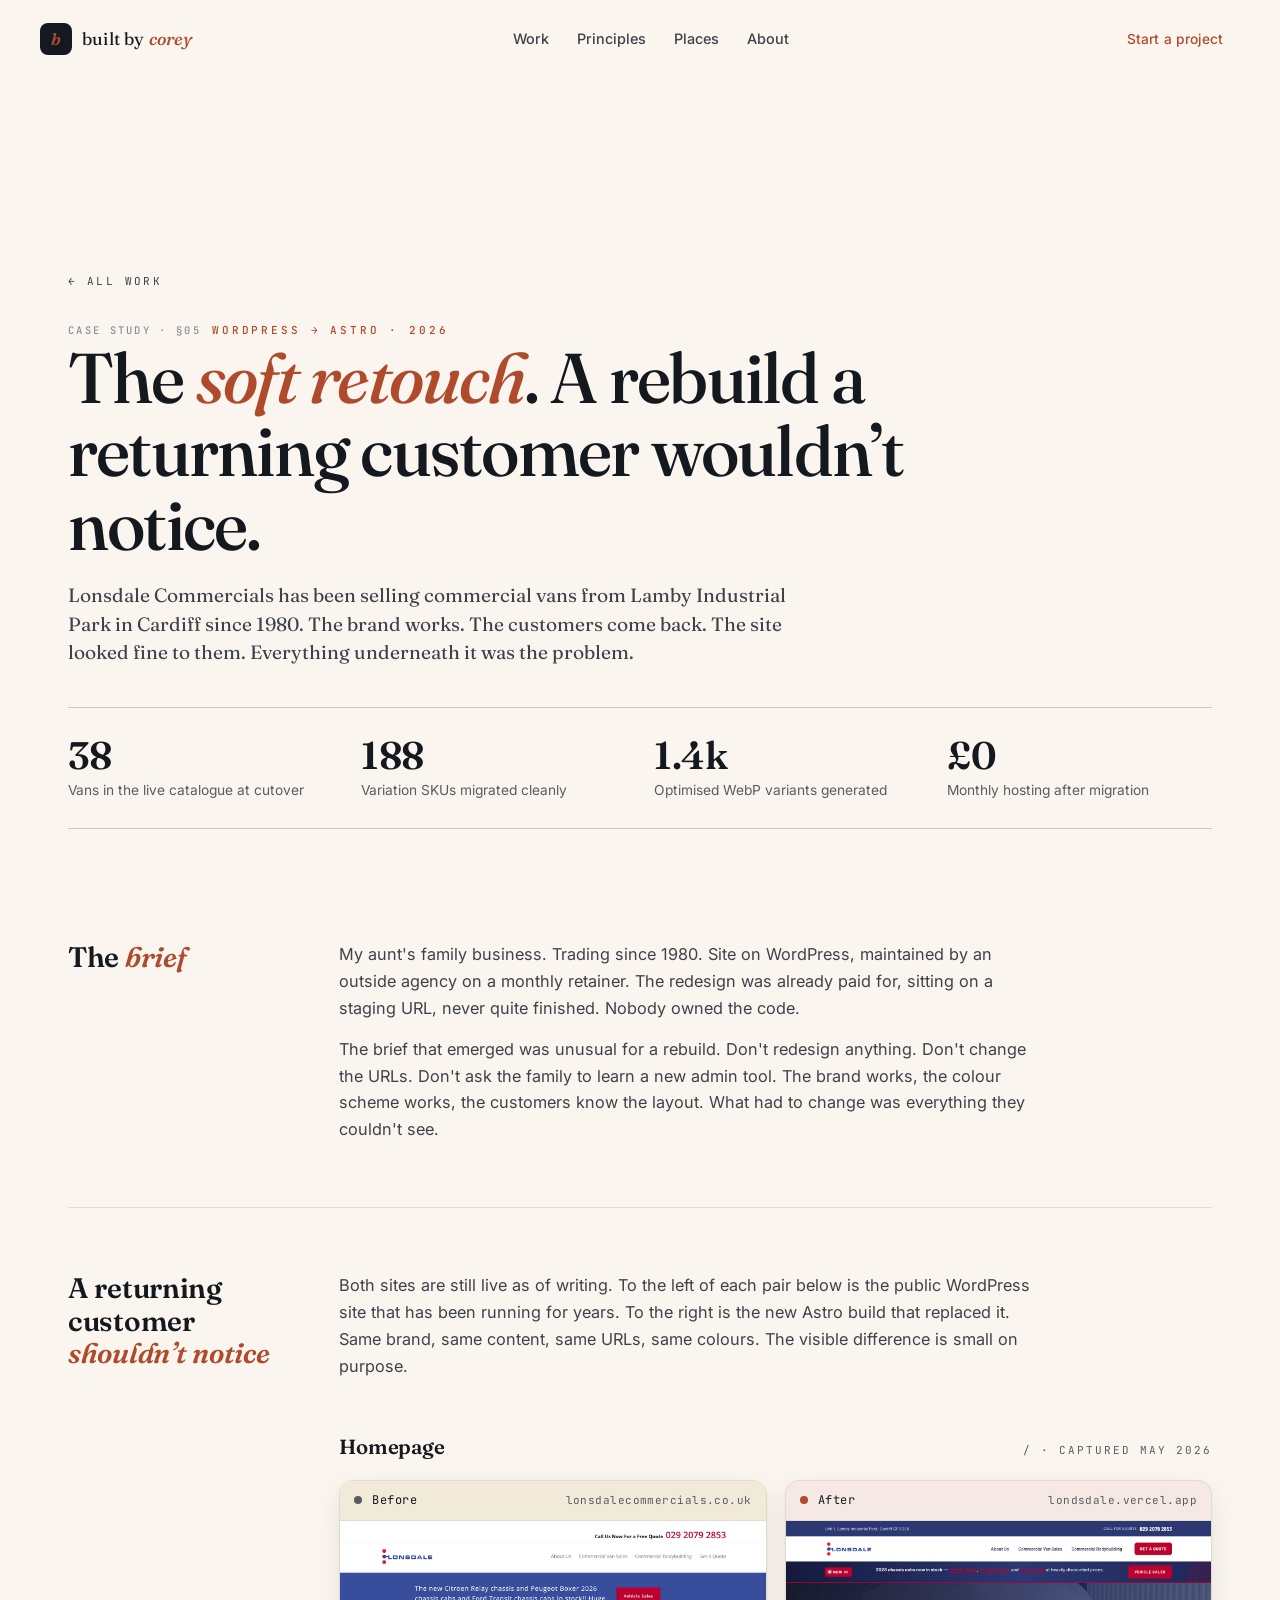
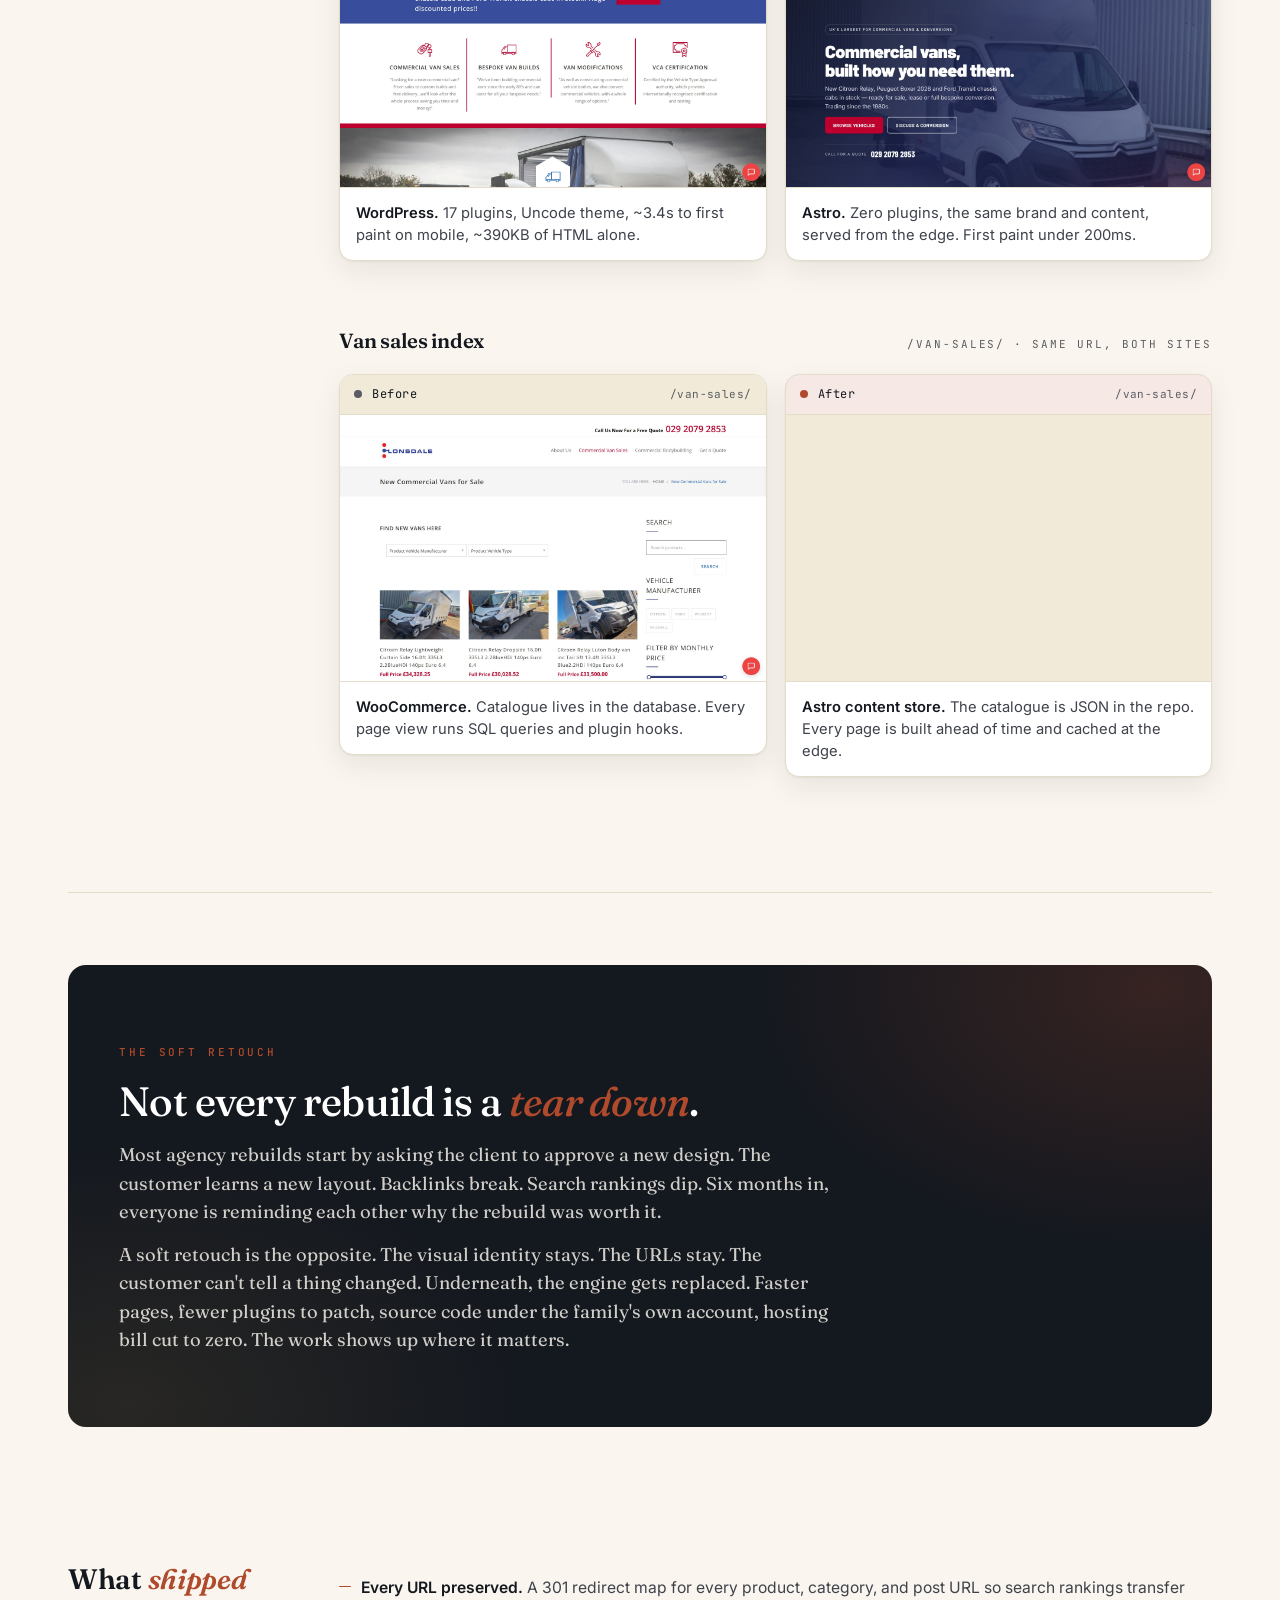
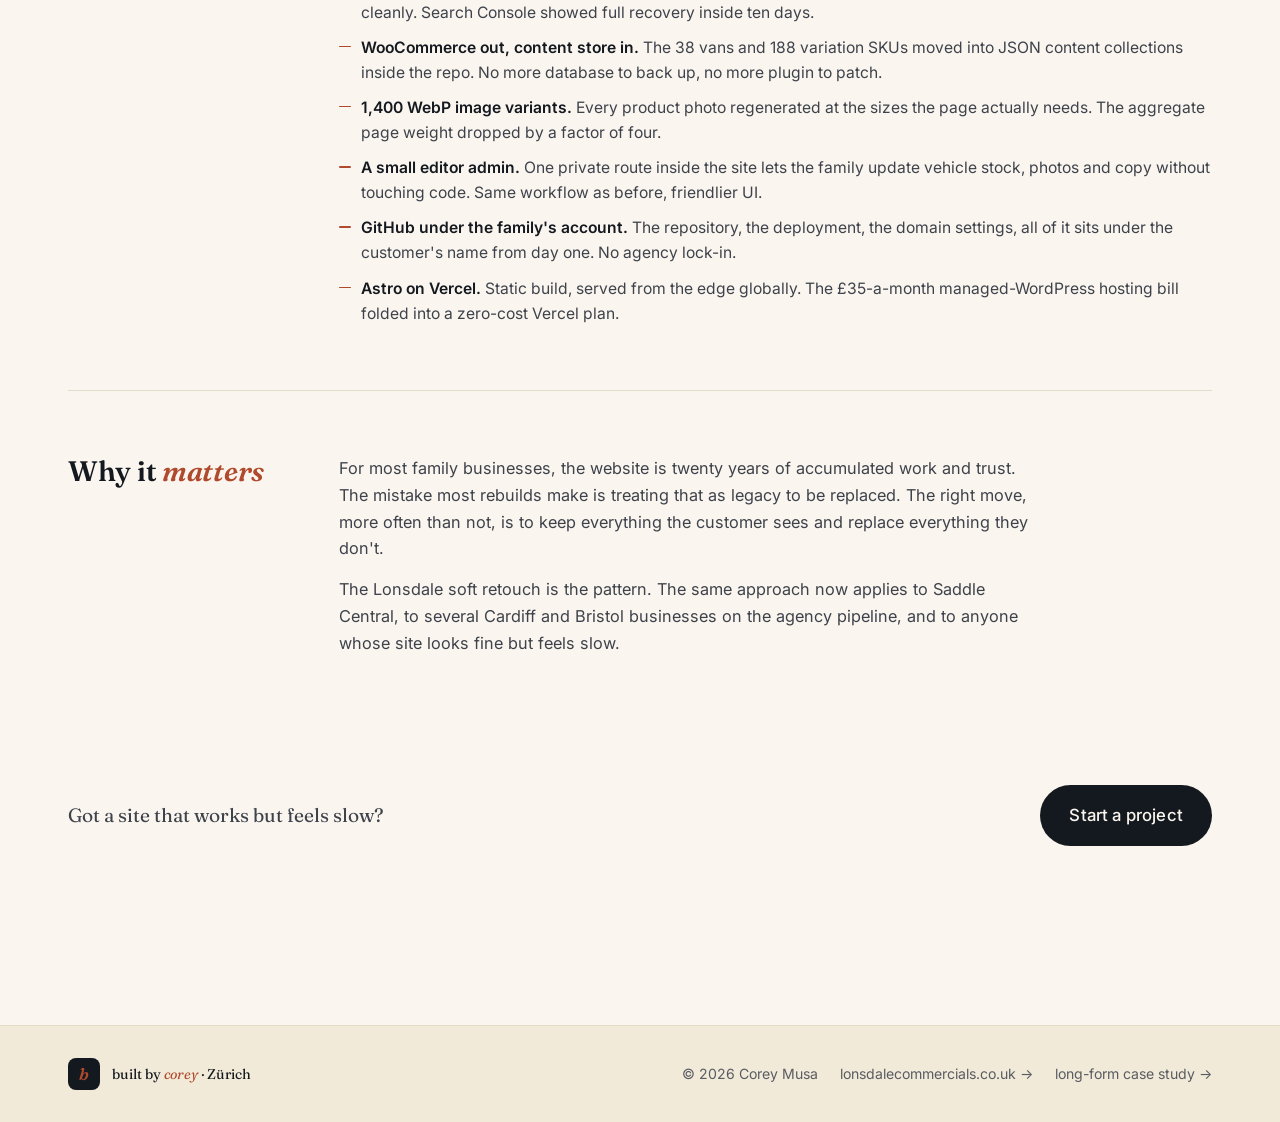
<file: case/lonsdale.html>
<!DOCTYPE html>
<html lang="en-GB">
<head>
  <meta charset="UTF-8" />
  <meta name="viewport" content="width=device-width, initial-scale=1" />
  <title>Lonsdale Commercials · The soft retouch · Built by Corey</title>
  <meta name="description" content="How a Cardiff commercial-vehicle business trading since 1980 moved off WordPress and onto Astro without changing how the site looks to a returning customer. Same brand, same content, new foundation." />
  <meta property="og:title" content="Lonsdale Commercials · The soft retouch" />
  <meta property="og:description" content="Same brand, same content, same URLs. WordPress out, Astro in. A soft retouch a returning customer wouldn't notice — except the pages now load in under 100ms." />
  <meta property="og:type" content="article" />
  <meta property="og:url" content="https://builtbycorey.com/case/lonsdale" />
  <meta property="og:image" content="https://builtbycorey.com/assets/og/case-lonsdale.jpg" />
  <meta property="og:image:width" content="1200" />
  <meta property="og:image:height" content="630" />
  <meta name="twitter:card" content="summary_large_image" />
  <meta name="twitter:image" content="https://builtbycorey.com/assets/og/case-lonsdale.jpg" />
  <link rel="canonical" href="https://builtbycorey.com/case/lonsdale" />
  <meta name="theme-color" content="#faf6ef" />
  <link rel="icon" type="image/svg+xml" href="/favicon.svg" />
  <link rel="apple-touch-icon" href="/apple-touch-icon.png" />
  <link rel="preconnect" href="https://fonts.googleapis.com" />
  <link rel="preconnect" href="https://fonts.gstatic.com" crossorigin />
  <link rel="preload" as="style" href="https://fonts.googleapis.com/css2?family=Fraunces:ital,opsz,wght@0,9..144,400;0,9..144,500;0,9..144,600;1,9..144,400;1,9..144,500&family=Inter:wght@400;500;600&family=JetBrains+Mono:wght@400;500&display=swap" />
  <link rel="stylesheet" href="https://fonts.googleapis.com/css2?family=Fraunces:ital,opsz,wght@0,9..144,400;0,9..144,500;0,9..144,600;1,9..144,400;1,9..144,500&family=Inter:wght@400;500;600&family=JetBrains+Mono:wght@400;500&display=swap" media="print" onload="this.media='all'" />
  <noscript><link rel="stylesheet" href="https://fonts.googleapis.com/css2?family=Fraunces:ital,opsz,wght@0,9..144,400;0,9..144,500;0,9..144,600;1,9..144,400;1,9..144,500&family=Inter:wght@400;500;600&family=JetBrains+Mono:wght@400;500&display=swap" /></noscript>
  <link rel="stylesheet" href="/styles.css?v=2026-05-18j" />
  <style>
    .case-study { padding-top: clamp(48px, 6vw, 72px); }
    .case-back { display: inline-flex; align-items: center; gap: 8px; font-family: var(--ff-mono); font-size: 11px; letter-spacing: 0.22em; text-transform: uppercase; color: var(--ink-mid); margin-bottom: 24px; }
    .case-back:hover { color: var(--accent); }
    .case-masthead { max-width: 880px; }
    .case-masthead h1 { font-family: var(--ff-display); font-weight: 500; font-size: clamp(2.6rem, 5.6vw, 4.4rem); line-height: 1.04; letter-spacing: -0.025em; color: var(--ink); margin: 0 0 1.25rem; }
    .case-masthead h1 em { font-style: italic; color: var(--accent); font-weight: 500; }
    .case-stats { list-style: none; padding: 28px 0; margin: 2.5rem 0 3rem; display: grid; grid-template-columns: repeat(4, 1fr); gap: 28px; border-top: 1px solid var(--rule-strong); border-bottom: 1px solid var(--rule-strong); }
    @media (max-width: 760px) { .case-stats { grid-template-columns: repeat(2, 1fr); } }
    .case-stats li { display: flex; flex-direction: column; gap: 6px; }
    .case-stats b { font-family: var(--ff-display); font-weight: 600; font-size: clamp(1.8rem, 3vw, 2.4rem); line-height: 1; letter-spacing: -0.01em; color: var(--ink); }
    .case-stats span { font-size: 0.86rem; color: var(--ink-soft); line-height: 1.4; }
    .case-grid { display: grid; grid-template-columns: 220px 1fr; gap: clamp(24px, 4vw, 56px); align-items: start; padding: clamp(40px, 5vw, 72px) 0; border-bottom: 1px solid var(--rule); }
    .case-grid:last-of-type { border-bottom: 0; }
    @media (max-width: 800px) { .case-grid { grid-template-columns: 1fr; } }
    .case-grid h2 { font-family: var(--ff-display); font-weight: 600; font-size: clamp(1.5rem, 2.2vw, 1.9rem); letter-spacing: -0.01em; color: var(--ink); margin: 0; line-height: 1.15; }
    .case-grid h2 em { font-style: italic; color: var(--accent); font-weight: 600; }
    .case-grid > div p { font-size: 1.02rem; line-height: 1.65; color: var(--ink-mid); margin: 0 0 14px; max-width: 70ch; }
    .case-grid > div p:last-child { margin-bottom: 0; }
    .case-grid > div p b { color: var(--ink); font-weight: 600; }
    .case-bullets { list-style: none; padding: 0; margin: 12px 0 0; display: flex; flex-direction: column; gap: 10px; }
    .case-bullets li { position: relative; padding-left: 22px; font-size: 0.98rem; line-height: 1.6; color: var(--ink-mid); }
    .case-bullets li::before { content: ''; position: absolute; left: 0; top: 11px; width: 12px; height: 1.5px; background: var(--accent); border-radius: 2px; }
    .case-bullets li b { color: var(--ink); font-weight: 600; }
    .case-tail { padding: clamp(40px, 5vw, 64px) 0; display: flex; align-items: center; justify-content: space-between; flex-wrap: wrap; gap: 24px; }
    .case-tail p { margin: 0; color: var(--ink-mid); font-family: var(--ff-display); font-size: 1.2rem; max-width: 32ch; }

    /* Comparison block — two stacked browser frames with labels. */
    .compare-block {
      margin: clamp(32px, 4vw, 56px) 0;
    }
    .compare-block + .compare-block { margin-top: clamp(48px, 5vw, 72px); }
    .compare-head {
      display: flex; align-items: baseline; justify-content: space-between;
      gap: 14px; flex-wrap: wrap;
      margin-bottom: 16px;
    }
    .compare-head h3 {
      font-family: var(--ff-display); font-weight: 600;
      font-size: clamp(1.2rem, 1.6vw, 1.4rem);
      color: var(--ink); margin: 0;
    }
    .compare-head .compare-meta {
      font-family: var(--ff-mono); font-size: 11px;
      letter-spacing: 0.18em; text-transform: uppercase;
      color: var(--ink-soft);
    }
    .compare-pair {
      display: grid;
      grid-template-columns: 1fr 1fr;
      gap: 18px;
      align-items: start;
    }
    @media (max-width: 860px) { .compare-pair { grid-template-columns: 1fr; } }

    .frame {
      background: var(--bg-card);
      border: 1px solid var(--rule);
      border-radius: 14px;
      overflow: hidden;
      box-shadow: 0 1px 2px rgba(20,24,31,0.05), 0 10px 28px rgba(20,24,31,0.08);
      display: flex; flex-direction: column;
    }
    .frame-tag {
      display: flex; align-items: center; gap: 10px;
      padding: 10px 14px;
      font-family: var(--ff-mono); font-size: 11px;
      letter-spacing: 0.18em; text-transform: uppercase;
      border-bottom: 1px solid var(--rule);
    }
    .frame-tag .dot { width: 8px; height: 8px; border-radius: 50%; }
    .frame--before .frame-tag { color: var(--ink-soft); background: #f1ead8; }
    .frame--before .frame-tag .dot { background: var(--ink-soft); }
    .frame--after .frame-tag { color: var(--accent-deep); background: var(--accent-soft); }
    .frame--after .frame-tag .dot { background: var(--accent); }
    .frame-tag .frame-label { color: var(--ink); letter-spacing: 0.04em; text-transform: none; font-family: var(--ff-mono); font-size: 12px; }
    .frame-tag .frame-url { margin-left: auto; font-size: 11px; color: var(--ink-soft); letter-spacing: 0.04em; text-transform: none; white-space: nowrap; overflow: hidden; text-overflow: ellipsis; max-width: 220px; }
    .frame-shot { display: block; aspect-ratio: 1440/900; overflow: hidden; background: var(--bg-deep); }
    .frame-shot img { width: 100%; height: 100%; object-fit: cover; object-position: top center; display: block; }
    .frame-note {
      padding: 14px 16px;
      font-size: 0.92rem;
      color: var(--ink-mid);
      line-height: 1.5;
      border-top: 1px solid var(--rule);
    }
    .frame-note b { color: var(--ink); font-weight: 600; }

    /* Soft retouch principle band — the headline idea highlighted. */
    .retouch-band {
      background: var(--ink);
      color: var(--bg);
      padding: clamp(48px, 6vw, 72px) clamp(28px, 4vw, 56px);
      border-radius: 18px;
      margin: clamp(48px, 6vw, 72px) 0;
      position: relative; overflow: hidden;
    }
    .retouch-band::before {
      content: '';
      position: absolute; inset: 0;
      background:
        radial-gradient(50% 80% at 95% 5%, rgba(176, 74, 44, 0.22), transparent 70%),
        radial-gradient(50% 80% at 5% 95%, rgba(182, 144, 74, 0.12), transparent 70%);
      pointer-events: none;
    }
    .retouch-band > * { position: relative; z-index: 1; }
    .retouch-band .eyebrow { color: var(--accent); display: inline-block; margin-bottom: 16px; }
    .retouch-band h2 {
      font-family: var(--ff-display);
      font-weight: 500;
      font-size: clamp(1.8rem, 3.2vw, 2.6rem);
      line-height: 1.15;
      letter-spacing: -0.02em;
      color: #fff;
      margin: 0 0 1rem;
      max-width: 24ch;
    }
    .retouch-band h2 em { font-style: italic; color: var(--accent); font-weight: 500; }
    .retouch-band p {
      max-width: 60ch;
      color: rgba(250, 246, 239, 0.82);
      font-family: var(--ff-display);
      font-size: 1.15rem;
      line-height: 1.55;
      margin: 0;
    }
  </style>
</head>
<body>

  <a class="skip-link" href="#top">Skip to content</a>

  <header class="nav">
    <div class="wrap nav-inner">
      <a href="/" class="brand">
        <span class="brand-mark">b</span>
        <span class="brand-word">built by <em>corey</em></span>
      </a>
      <nav class="nav-links" aria-label="Primary">
        <a href="/#work">Work</a>
        <a href="/#process">Principles</a>
        <a href="/#places">Places</a>
        <a href="/#about">About</a>
      </nav>
      <a class="btn btn-sm" href="/#contact">Start a project</a>
    </div>
  </header>

  <main class="case-study" id="top">

    <section class="section">
      <div class="wrap">
        <a class="case-back" href="/#work">&larr; All work</a>

        <header class="case-masthead">
          <div class="rule">
            <span class="folio">Case study &middot; &sect;05</span>
            <span class="eyebrow">WordPress &rarr; Astro &middot; 2026</span>
          </div>
          <h1>The <em>soft retouch</em>. A rebuild a returning customer wouldn&rsquo;t notice.</h1>
          <p class="lede">
            Lonsdale Commercials has been selling commercial vans from Lamby Industrial Park in Cardiff since 1980. The brand works. The customers come back. The site looked fine to them. Everything underneath it was the problem.
          </p>
        </header>

        <ul class="case-stats">
          <li><b>38</b><span>Vans in the live catalogue at cutover</span></li>
          <li><b>188</b><span>Variation SKUs migrated cleanly</span></li>
          <li><b>1.4k</b><span>Optimised WebP variants generated</span></li>
          <li><b>&pound;0</b><span>Monthly hosting after migration</span></li>
        </ul>

        <article class="case-grid">
          <header><h2 class="display">The <em>brief</em></h2></header>
          <div>
            <p>
              My aunt's family business. Trading since 1980. Site on WordPress, maintained by an outside agency on a monthly retainer. The redesign was already paid for, sitting on a staging URL, never quite finished. Nobody owned the code.
            </p>
            <p>
              The brief that emerged was unusual for a rebuild. Don't redesign anything. Don't change the URLs. Don't ask the family to learn a new admin tool. The brand works, the colour scheme works, the customers know the layout. What had to change was everything they couldn't see.
            </p>
          </div>
        </article>

        <article class="case-grid">
          <header><h2 class="display">A returning customer <em>shouldn&rsquo;t notice</em></h2></header>
          <div>
            <p>
              Both sites are still live as of writing. To the left of each pair below is the public WordPress site that has been running for years. To the right is the new Astro build that replaced it. Same brand, same content, same URLs, same colours. The visible difference is small on purpose.
            </p>

            <div class="compare-block">
              <div class="compare-head">
                <h3>Homepage</h3>
                <span class="compare-meta">/  &middot; captured May 2026</span>
              </div>
              <div class="compare-pair">
                <div class="frame frame--before">
                  <div class="frame-tag">
                    <span class="dot" aria-hidden="true"></span>
                    <span class="frame-label">Before</span>
                    <span class="frame-url">lonsdalecommercials.co.uk</span>
                  </div>
                  <div class="frame-shot"><img src="/assets/lonsdale/home-wp.jpg" alt="The current WordPress homepage." loading="lazy" decoding="async" width="1440" height="900" /></div>
                  <div class="frame-note"><b>WordPress.</b> 17 plugins, Uncode theme, ~3.4s to first paint on mobile, ~390KB of HTML alone.</div>
                </div>
                <div class="frame frame--after">
                  <div class="frame-tag">
                    <span class="dot" aria-hidden="true"></span>
                    <span class="frame-label">After</span>
                    <span class="frame-url">londsdale.vercel.app</span>
                  </div>
                  <div class="frame-shot"><img src="/assets/lonsdale/home-astro.jpg" alt="The new Astro homepage." loading="lazy" decoding="async" width="1440" height="900" /></div>
                  <div class="frame-note"><b>Astro.</b> Zero plugins, the same brand and content, served from the edge. First paint under 200ms.</div>
                </div>
              </div>
            </div>

            <div class="compare-block">
              <div class="compare-head">
                <h3>Van sales index</h3>
                <span class="compare-meta">/van-sales/ &middot; same URL, both sites</span>
              </div>
              <div class="compare-pair">
                <div class="frame frame--before">
                  <div class="frame-tag">
                    <span class="dot" aria-hidden="true"></span>
                    <span class="frame-label">Before</span>
                    <span class="frame-url">/van-sales/</span>
                  </div>
                  <div class="frame-shot"><img src="/assets/lonsdale/van-sales-wp.jpg" alt="The WordPress van-sales index." loading="lazy" decoding="async" width="1440" height="900" /></div>
                  <div class="frame-note"><b>WooCommerce.</b> Catalogue lives in the database. Every page view runs SQL queries and plugin hooks.</div>
                </div>
                <div class="frame frame--after">
                  <div class="frame-tag">
                    <span class="dot" aria-hidden="true"></span>
                    <span class="frame-label">After</span>
                    <span class="frame-url">/van-sales/</span>
                  </div>
                  <div class="frame-shot"><img src="/assets/lonsdale/van-sales-astro.jpg" alt="The new Astro van-sales index." loading="lazy" decoding="async" width="1440" height="900" /></div>
                  <div class="frame-note"><b>Astro content store.</b> The catalogue is JSON in the repo. Every page is built ahead of time and cached at the edge.</div>
                </div>
              </div>
            </div>
          </div>
        </article>

        <div class="retouch-band">
          <span class="eyebrow">The soft retouch</span>
          <h2>Not every rebuild is a <em>tear down</em>.</h2>
          <p>
            Most agency rebuilds start by asking the client to approve a new design. The customer learns a new layout. Backlinks break. Search rankings dip. Six months in, everyone is reminding each other why the rebuild was worth it.
          </p>
          <p style="margin-top:14px;">
            A soft retouch is the opposite. The visual identity stays. The URLs stay. The customer can't tell a thing changed. Underneath, the engine gets replaced. Faster pages, fewer plugins to patch, source code under the family's own account, hosting bill cut to zero. The work shows up where it matters.
          </p>
        </div>

        <article class="case-grid">
          <header><h2 class="display">What <em>shipped</em></h2></header>
          <div>
            <ul class="case-bullets">
              <li><b>Every URL preserved.</b> A 301 redirect map for every product, category, and post URL so search rankings transfer cleanly. Search Console showed full recovery inside ten days.</li>
              <li><b>WooCommerce out, content store in.</b> The 38 vans and 188 variation SKUs moved into JSON content collections inside the repo. No more database to back up, no more plugin to patch.</li>
              <li><b>1,400 WebP image variants.</b> Every product photo regenerated at the sizes the page actually needs. The aggregate page weight dropped by a factor of four.</li>
              <li><b>A small editor admin.</b> One private route inside the site lets the family update vehicle stock, photos and copy without touching code. Same workflow as before, friendlier UI.</li>
              <li><b>GitHub under the family's account.</b> The repository, the deployment, the domain settings, all of it sits under the customer's name from day one. No agency lock-in.</li>
              <li><b>Astro on Vercel.</b> Static build, served from the edge globally. The £35-a-month managed-WordPress hosting bill folded into a zero-cost Vercel plan.</li>
            </ul>
          </div>
        </article>

        <article class="case-grid">
          <header><h2 class="display">Why it <em>matters</em></h2></header>
          <div>
            <p>
              For most family businesses, the website is twenty years of accumulated work and trust. The mistake most rebuilds make is treating that as legacy to be replaced. The right move, more often than not, is to keep everything the customer sees and replace everything they don't.
            </p>
            <p>
              The Lonsdale soft retouch is the pattern. The same approach now applies to Saddle Central, to several Cardiff and Bristol businesses on the agency pipeline, and to anyone whose site looks fine but feels slow.
            </p>
          </div>
        </article>

        <div class="case-tail">
          <p>Got a site that works but feels slow?</p>
          <a class="btn btn-primary btn-lg" href="/#contact">Start a project</a>
        </div>

      </div>
    </section>

  </main>

  <footer class="foot">
    <div class="wrap foot-inner">
      <div class="foot-brand">
        <span class="brand-mark">b</span>
        <span>built by <em>corey</em> &middot; Z&uuml;rich</span>
      </div>
      <div class="foot-meta">
        <span>&copy; <span id="year">2026</span> Corey Musa</span>
        <a href="https://www.lonsdalecommercials.co.uk" target="_blank" rel="noopener">lonsdalecommercials.co.uk &rarr;</a>
        <a href="https://coreyscodecave.com/lonsdale" target="_blank" rel="noopener">long-form case study &rarr;</a>
      </div>
    </div>
  </footer>

  <script>
    document.getElementById('year').textContent = new Date().getFullYear();
    const nav = document.querySelector('.nav');
    const onScroll = () => nav.classList.toggle('is-scrolled', window.scrollY > 24);
    window.addEventListener('scroll', onScroll, { passive: true });
    onScroll();
  </script>

</body>
</html>
</file>
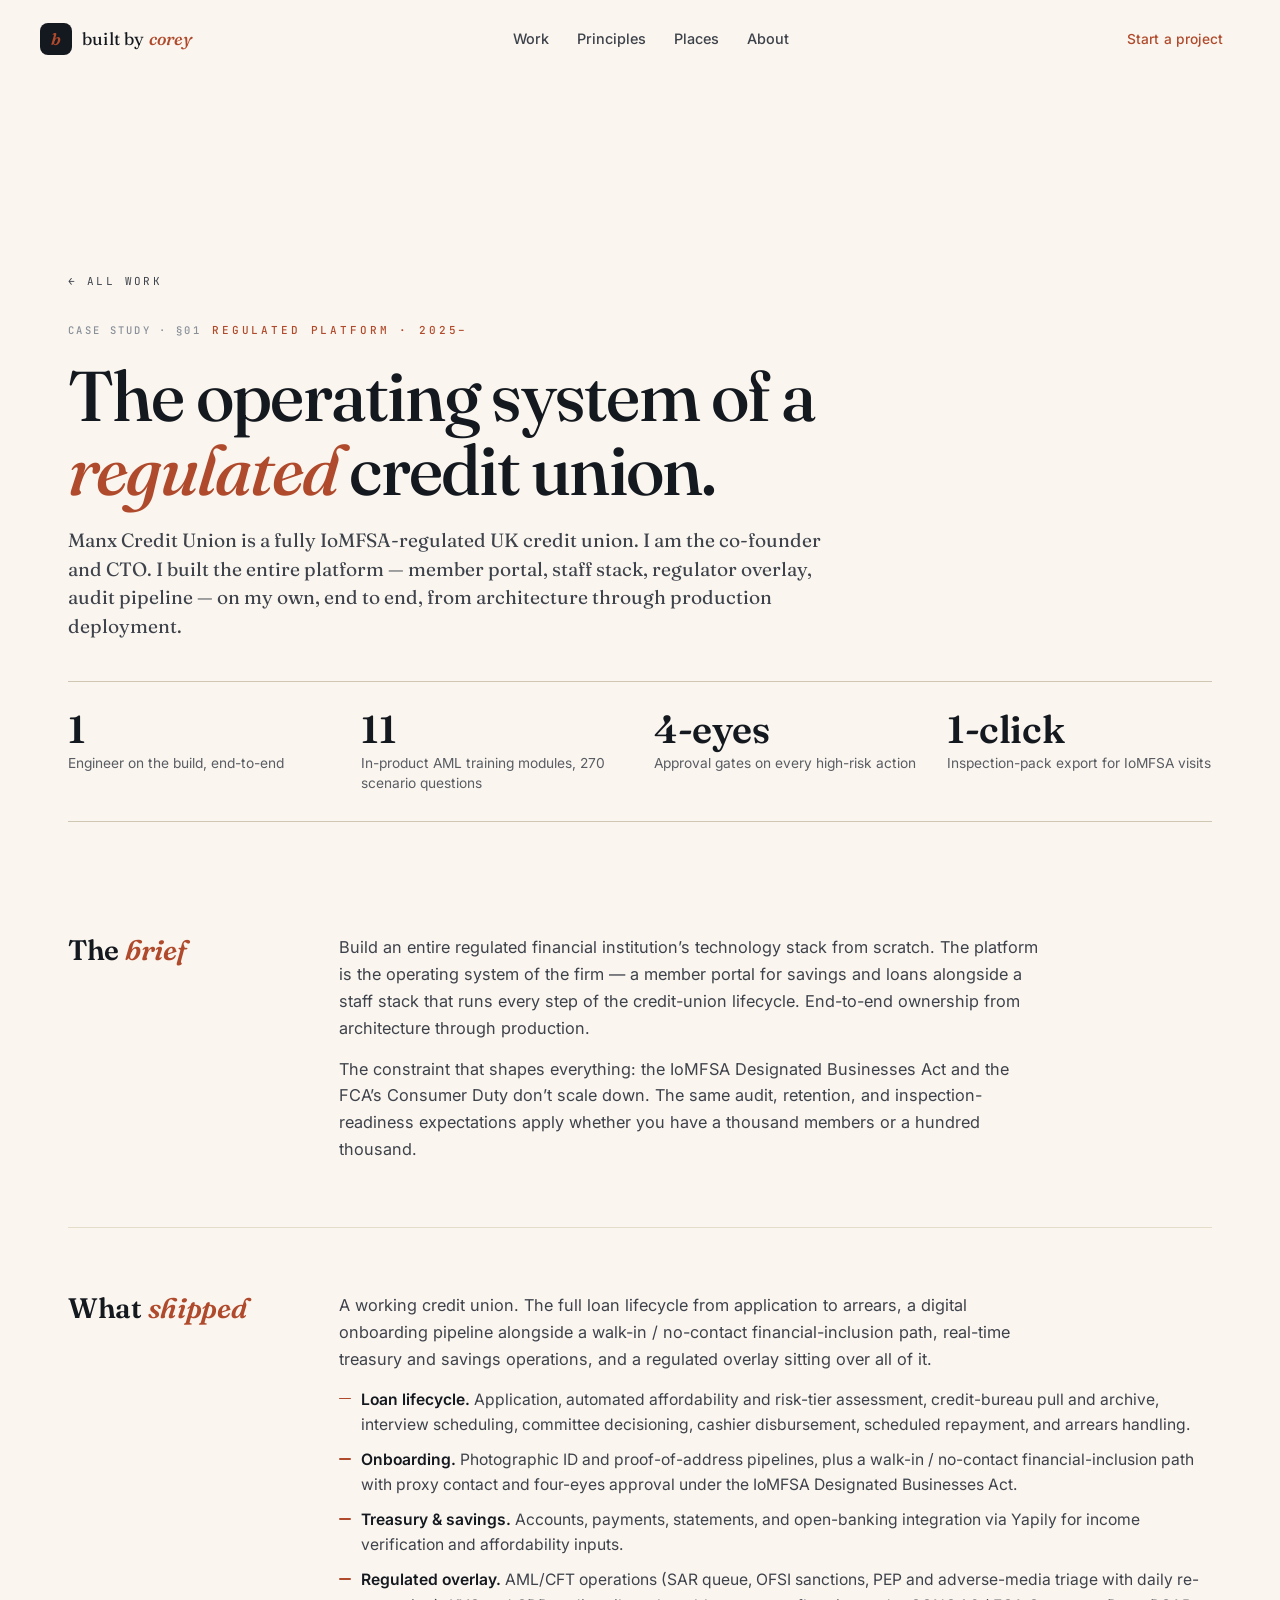
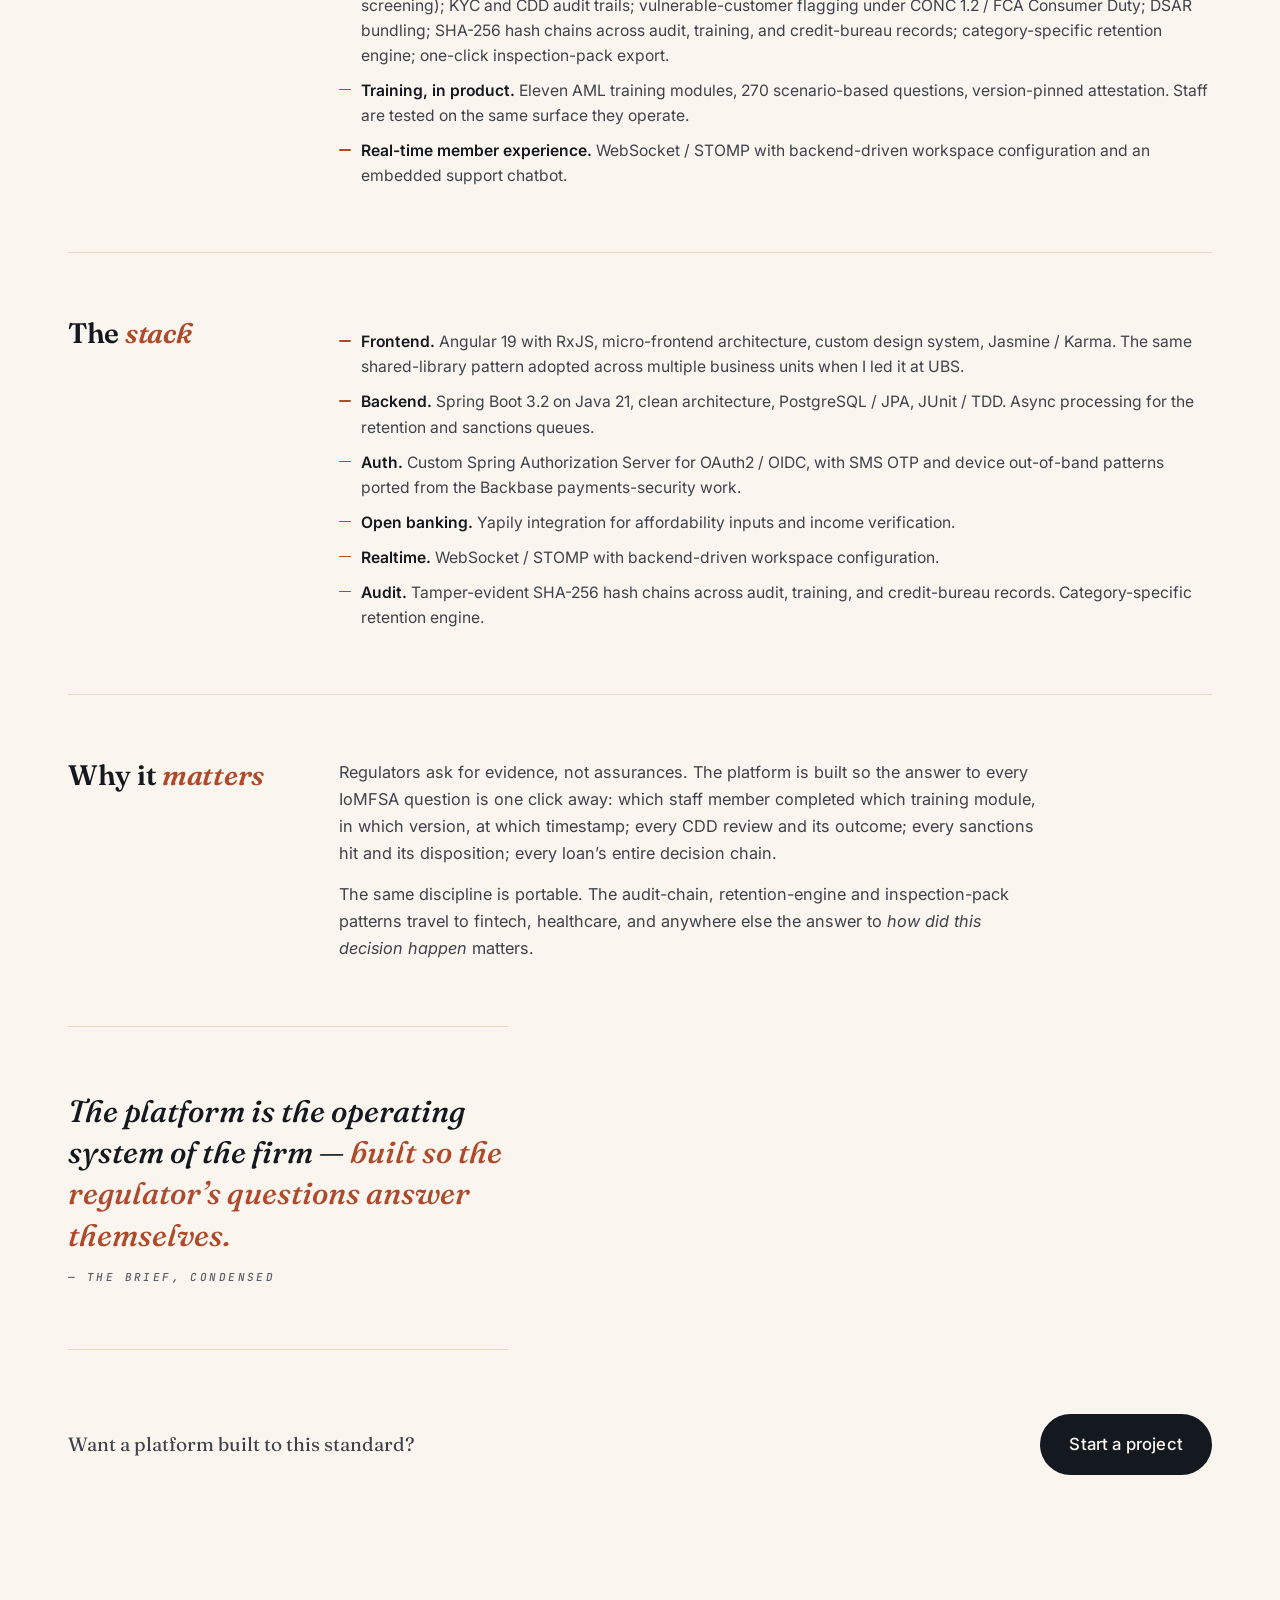
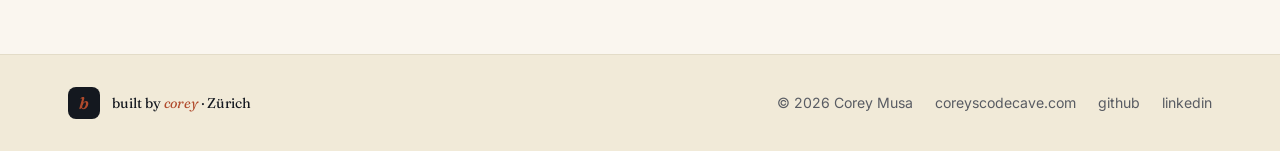
<file: case/mcu.html>
<!DOCTYPE html>
<html lang="en-GB">
<head>
  <meta charset="UTF-8" />
  <meta name="viewport" content="width=device-width, initial-scale=1" />
  <title>Manx Credit Union · Case study · Built by Corey</title>
  <meta name="description" content="How the Manx Credit Union platform was built: a single engineer, end-to-end, regulated for the IoMFSA. Member portal, full loan lifecycle, AML/CFT operations, SHA-256 audit chains, regulator inspection-pack export." />
  <meta property="og:title" content="Manx Credit Union · Case study" />
  <meta property="og:description" content="A regulated UK credit union, built end-to-end by one engineer. Member portal, loan lifecycle, AML/CFT operations, audit chains, regulator inspection-pack export." />
  <meta property="og:type" content="article" />
  <meta property="og:url" content="https://builtbycorey.com/case/mcu" />
  <meta property="og:image" content="https://builtbycorey.com/assets/og/case-mcu.jpg" />
  <meta property="og:image:width" content="1200" />
  <meta property="og:image:height" content="630" />
  <meta name="twitter:card" content="summary_large_image" />
  <meta name="twitter:image" content="https://builtbycorey.com/assets/og/case-mcu.jpg" />
  <meta name="theme-color" content="#faf6ef" />
  <link rel="icon" type="image/svg+xml" href="data:image/svg+xml,%3Csvg xmlns='http://www.w3.org/2000/svg' viewBox='0 0 32 32'%3E%3Crect width='32' height='32' rx='8' fill='%230d1219'/%3E%3Ctext x='50%25' y='62%25' font-family='Georgia, serif' font-size='20' fill='%23c25a3a' text-anchor='middle' font-style='italic' font-weight='600'%3Eb%3C/text%3E%3C/svg%3E" />
  <link rel="preconnect" href="https://fonts.googleapis.com" />
  <link rel="preconnect" href="https://fonts.gstatic.com" crossorigin />
  <link href="https://fonts.googleapis.com/css2?family=Fraunces:ital,opsz,wght@0,9..144,400;0,9..144,500;0,9..144,600;0,9..144,700;1,9..144,400;1,9..144,500&family=Inter:wght@400;500;600;700&family=JetBrains+Mono:wght@400;500&display=swap" rel="stylesheet" />
  <link rel="stylesheet" href="/styles.css?v=2026-05-18d" />
  <style>
    /* Case study scaffolding — overlays the global styles. */
    .case-study { padding-top: clamp(48px, 6vw, 72px); }
    .case-back {
      display: inline-flex; align-items: center; gap: 8px;
      font-family: var(--ff-mono); font-size: 11px;
      letter-spacing: 0.22em; text-transform: uppercase;
      color: var(--ink-mid); margin-bottom: 24px;
    }
    .case-back:hover { color: var(--accent); }
    .case-masthead { max-width: 880px; }
    .case-masthead .eyebrow { display: inline-block; margin-bottom: 1.25rem; }
    .case-masthead h1 {
      font-family: var(--ff-display);
      font-weight: 500;
      font-size: clamp(2.6rem, 5.6vw, 4.4rem);
      line-height: 1.04;
      letter-spacing: -0.025em;
      color: var(--ink);
      margin: 0 0 1.25rem;
    }
    .case-masthead h1 em { font-style: italic; color: var(--accent); font-weight: 500; }
    .case-masthead .lede { max-width: 64ch; }

    .case-stats {
      list-style: none; padding: 0; margin: 2.5rem 0 3rem;
      display: grid;
      grid-template-columns: repeat(4, 1fr);
      gap: 28px;
      border-top: 1px solid var(--rule-strong);
      border-bottom: 1px solid var(--rule-strong);
      padding: 28px 0;
    }
    @media (max-width: 760px) { .case-stats { grid-template-columns: repeat(2, 1fr); } }
    .case-stats li { display: flex; flex-direction: column; gap: 6px; }
    .case-stats b {
      font-family: var(--ff-display);
      font-weight: 600;
      font-size: clamp(1.8rem, 3vw, 2.4rem);
      line-height: 1;
      letter-spacing: -0.01em;
      color: var(--ink);
    }
    .case-stats span { font-size: 0.86rem; color: var(--ink-soft); line-height: 1.4; }

    .case-grid { display: grid; grid-template-columns: 220px 1fr; gap: clamp(24px, 4vw, 56px); align-items: start; padding: clamp(40px, 5vw, 72px) 0; border-bottom: 1px solid var(--rule); }
    .case-grid:last-of-type { border-bottom: 0; }
    @media (max-width: 800px) { .case-grid { grid-template-columns: 1fr; } }
    .case-grid header { display: flex; flex-direction: column; gap: 10px; }
    .case-grid h2 {
      font-family: var(--ff-display);
      font-weight: 600;
      font-size: clamp(1.5rem, 2.2vw, 1.9rem);
      letter-spacing: -0.01em;
      color: var(--ink);
      margin: 0;
      line-height: 1.15;
    }
    .case-grid h2 em { font-style: italic; color: var(--accent); font-weight: 600; }
    .case-grid > div p { font-size: 1.02rem; line-height: 1.65; color: var(--ink-mid); margin: 0 0 14px; max-width: 70ch; }
    .case-grid > div p:last-child { margin-bottom: 0; }
    .case-grid > div p b { color: var(--ink); font-weight: 600; }

    .case-bullets {
      list-style: none; padding: 0; margin: 12px 0 0;
      display: flex; flex-direction: column; gap: 10px;
    }
    .case-bullets li {
      position: relative; padding-left: 22px;
      font-size: 0.98rem; line-height: 1.6; color: var(--ink-mid);
    }
    .case-bullets li::before {
      content: ''; position: absolute; left: 0; top: 11px;
      width: 12px; height: 1.5px; background: var(--accent); border-radius: 2px;
    }
    .case-bullets li b { color: var(--ink); font-weight: 600; }

    .case-quote {
      margin: 0; padding: clamp(40px, 5vw, 72px) 0;
      border-top: 1px solid var(--rule);
      border-bottom: 1px solid var(--rule);
      font-family: var(--ff-display);
      font-style: italic;
      font-weight: 500;
      font-size: clamp(1.5rem, 2.4vw, 2rem);
      line-height: 1.35;
      color: var(--ink);
      max-width: 22ch;
    }
    .case-quote em { font-style: italic; color: var(--accent); }
    .case-quote-by {
      font-family: var(--ff-mono); font-size: 11px;
      letter-spacing: 0.22em; text-transform: uppercase;
      color: var(--ink-soft); margin-top: 14px;
    }

    .case-tail {
      padding: clamp(40px, 5vw, 64px) 0;
      display: flex; align-items: center; justify-content: space-between;
      flex-wrap: wrap; gap: 24px;
    }
    .case-tail p { margin: 0; color: var(--ink-mid); font-family: var(--ff-display); font-size: 1.2rem; max-width: 32ch; }
  </style>
</head>
<body>

  <header class="nav">
    <div class="wrap nav-inner">
      <a href="/" class="brand">
        <span class="brand-mark">b</span>
        <span class="brand-word">built by <em>corey</em></span>
      </a>
      <nav class="nav-links" aria-label="Primary">
        <a href="/#work">Work</a>
        <a href="/#process">Principles</a>
        <a href="/#places">Places</a>
        <a href="/#about">About</a>
      </nav>
      <a class="btn btn-sm" href="/#contact">Start a project</a>
    </div>
  </header>

  <main class="case-study">

    <section class="section">
      <div class="wrap">
        <a class="case-back" href="/#work">&larr; All work</a>

        <header class="case-masthead">
          <div class="rule">
            <span class="folio">Case study &middot; &sect;01</span>
            <span class="eyebrow">Regulated platform &middot; 2025&ndash;</span>
          </div>
          <h1>The operating system of a <em>regulated</em> credit union.</h1>
          <p class="lede">
            Manx Credit Union is a fully IoMFSA-regulated UK credit union. I am the co-founder
            and CTO. I built the entire platform &mdash; member portal, staff stack, regulator
            overlay, audit pipeline &mdash; on my own, end to end, from architecture through
            production deployment.
          </p>
        </header>

        <ul class="case-stats">
          <li><b>1</b><span>Engineer on the build, end-to-end</span></li>
          <li><b>11</b><span>In-product AML training modules, 270 scenario questions</span></li>
          <li><b>4-eyes</b><span>Approval gates on every high-risk action</span></li>
          <li><b>1-click</b><span>Inspection-pack export for IoMFSA visits</span></li>
        </ul>

        <article class="case-grid">
          <header><h2 class="display">The <em>brief</em></h2></header>
          <div>
            <p>
              Build an entire regulated financial institution&rsquo;s technology stack from
              scratch. The platform is the operating system of the firm &mdash; a member portal
              for savings and loans alongside a staff stack that runs every step of the
              credit-union lifecycle. End-to-end ownership from architecture through production.
            </p>
            <p>
              The constraint that shapes everything: the IoMFSA Designated Businesses Act and
              the FCA&rsquo;s Consumer Duty don&rsquo;t scale down. The same audit, retention,
              and inspection-readiness expectations apply whether you have a thousand members
              or a hundred thousand.
            </p>
          </div>
        </article>

        <article class="case-grid">
          <header><h2 class="display">What <em>shipped</em></h2></header>
          <div>
            <p>
              A working credit union. The full loan lifecycle from application to arrears, a
              digital onboarding pipeline alongside a walk-in / no-contact financial-inclusion
              path, real-time treasury and savings operations, and a regulated overlay sitting
              over all of it.
            </p>
            <ul class="case-bullets">
              <li><b>Loan lifecycle.</b> Application, automated affordability and risk-tier assessment, credit-bureau pull and archive, interview scheduling, committee decisioning, cashier disbursement, scheduled repayment, and arrears handling.</li>
              <li><b>Onboarding.</b> Photographic ID and proof-of-address pipelines, plus a walk-in / no-contact financial-inclusion path with proxy contact and four-eyes approval under the IoMFSA Designated Businesses Act.</li>
              <li><b>Treasury &amp; savings.</b> Accounts, payments, statements, and open-banking integration via Yapily for income verification and affordability inputs.</li>
              <li><b>Regulated overlay.</b> AML/CFT operations (SAR queue, OFSI sanctions, PEP and adverse-media triage with daily re-screening); KYC and CDD audit trails; vulnerable-customer flagging under CONC 1.2 / FCA Consumer Duty; DSAR bundling; SHA-256 hash chains across audit, training, and credit-bureau records; category-specific retention engine; one-click inspection-pack export.</li>
              <li><b>Training, in product.</b> Eleven AML training modules, 270 scenario-based questions, version-pinned attestation. Staff are tested on the same surface they operate.</li>
              <li><b>Real-time member experience.</b> WebSocket / STOMP with backend-driven workspace configuration and an embedded support chatbot.</li>
            </ul>
          </div>
        </article>

        <article class="case-grid">
          <header><h2 class="display">The <em>stack</em></h2></header>
          <div>
            <ul class="case-bullets">
              <li><b>Frontend.</b> Angular 19 with RxJS, micro-frontend architecture, custom design system, Jasmine / Karma. The same shared-library pattern adopted across multiple business units when I led it at UBS.</li>
              <li><b>Backend.</b> Spring Boot 3.2 on Java 21, clean architecture, PostgreSQL / JPA, JUnit / TDD. Async processing for the retention and sanctions queues.</li>
              <li><b>Auth.</b> Custom Spring Authorization Server for OAuth2 / OIDC, with SMS OTP and device out-of-band patterns ported from the Backbase payments-security work.</li>
              <li><b>Open banking.</b> Yapily integration for affordability inputs and income verification.</li>
              <li><b>Realtime.</b> WebSocket / STOMP with backend-driven workspace configuration.</li>
              <li><b>Audit.</b> Tamper-evident SHA-256 hash chains across audit, training, and credit-bureau records. Category-specific retention engine.</li>
            </ul>
          </div>
        </article>

        <article class="case-grid">
          <header><h2 class="display">Why it <em>matters</em></h2></header>
          <div>
            <p>
              Regulators ask for evidence, not assurances. The platform is built so the answer
              to every IoMFSA question is one click away: which staff member completed which
              training module, in which version, at which timestamp; every CDD review and its
              outcome; every sanctions hit and its disposition; every loan&rsquo;s entire
              decision chain.
            </p>
            <p>
              The same discipline is portable. The audit-chain, retention-engine and
              inspection-pack patterns travel to fintech, healthcare, and anywhere else the
              answer to <i>how did this decision happen</i> matters.
            </p>
          </div>
        </article>

        <blockquote class="case-quote">
          The platform is the operating system of the firm &mdash; <em>built so the regulator&rsquo;s questions answer themselves.</em>
          <div class="case-quote-by">&mdash; The brief, condensed</div>
        </blockquote>

        <div class="case-tail">
          <p>Want a platform built to this standard?</p>
          <a class="btn btn-primary btn-lg" href="/#contact">Start a project</a>
        </div>

      </div>
    </section>

  </main>

  <footer class="foot">
    <div class="wrap foot-inner">
      <div class="foot-brand">
        <span class="brand-mark">b</span>
        <span>built by <em>corey</em> &middot; Z&uuml;rich</span>
      </div>
      <div class="foot-meta">
        <span>&copy; <span id="year">2026</span> Corey Musa</span>
        <a href="https://coreyscodecave.com" target="_blank" rel="noopener">coreyscodecave.com</a>
        <a href="https://github.com/coeymusa" target="_blank" rel="noopener">github</a>
        <a href="https://linkedin.com/in/corey-musa" target="_blank" rel="noopener">linkedin</a>
      </div>
    </div>
  </footer>

  <script>
    document.getElementById('year').textContent = new Date().getFullYear();
    const nav = document.querySelector('.nav');
    const onScroll = () => nav.classList.toggle('is-scrolled', window.scrollY > 24);
    window.addEventListener('scroll', onScroll, { passive: true });
    onScroll();
  </script>

</body>
</html>
</file>
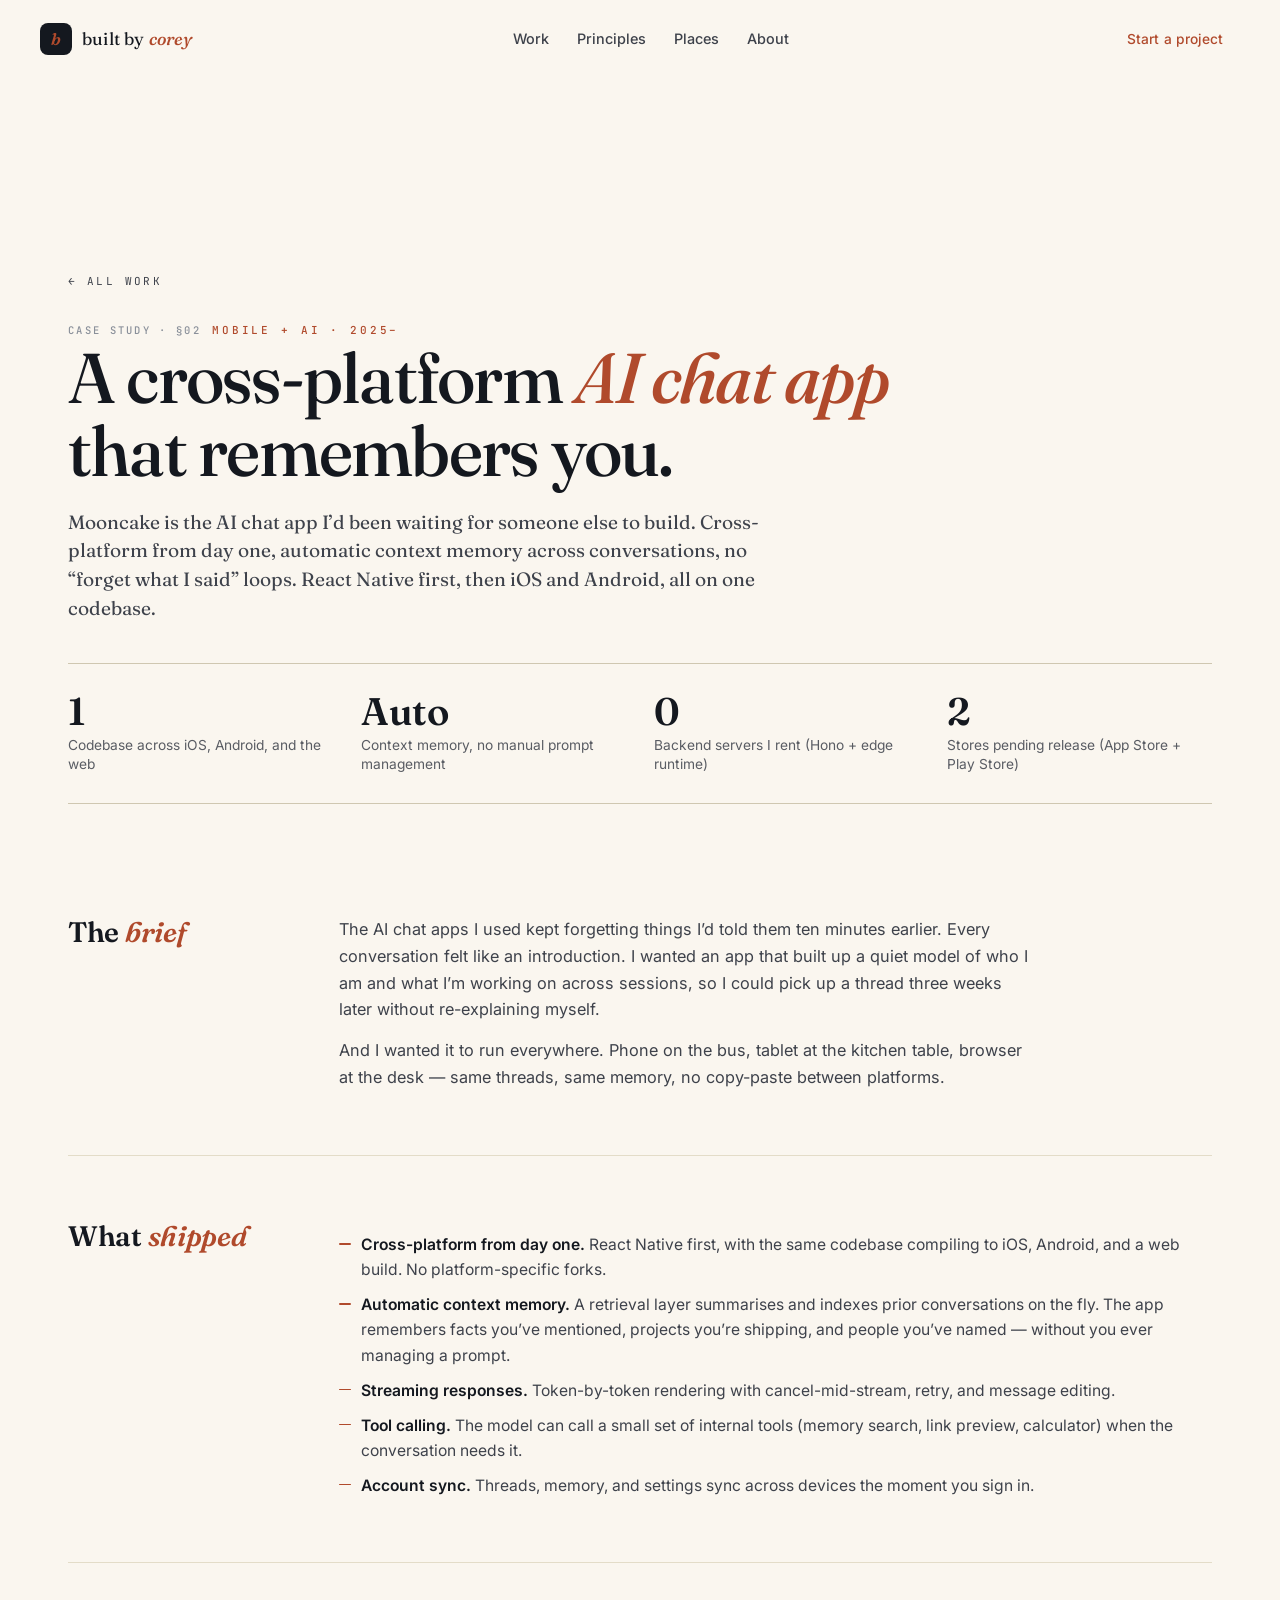
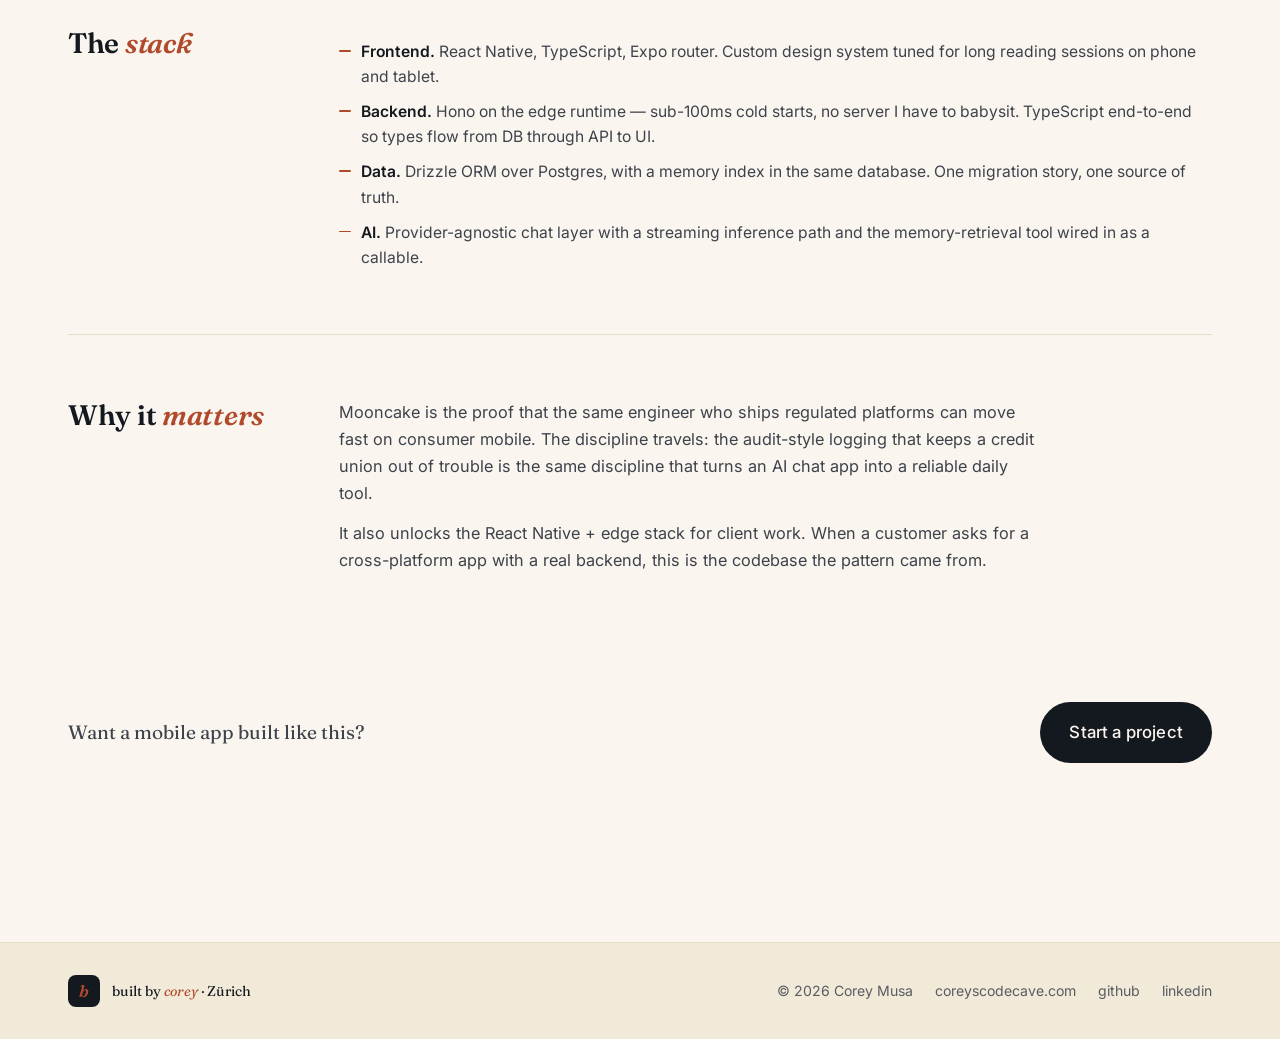
<file: case/mooncake.html>
<!DOCTYPE html>
<html lang="en-GB">
<head>
  <meta charset="UTF-8" />
  <meta name="viewport" content="width=device-width, initial-scale=1" />
  <title>Mooncake · Case study · Built by Corey</title>
  <meta name="description" content="How Mooncake — a cross-platform AI chat app with automatic context memory — was built end to end with React Native, Hono and Drizzle ORM." />
  <meta property="og:title" content="Mooncake · Case study" />
  <meta property="og:description" content="A cross-platform AI chat app with automatic context memory across conversations. React Native first, TypeScript, Hono, Drizzle. iOS and Android." />
  <meta property="og:type" content="article" />
  <meta property="og:url" content="https://builtbycorey.com/case/mooncake" />
  <meta property="og:image" content="https://builtbycorey.com/assets/og.jpg" />
  <link rel="canonical" href="https://builtbycorey.com/case/mooncake" />
  <meta name="theme-color" content="#faf6ef" />
  <link rel="icon" type="image/svg+xml" href="/favicon.svg" />
  <link rel="apple-touch-icon" href="/apple-touch-icon.png" />
  <link rel="preconnect" href="https://fonts.googleapis.com" />
  <link rel="preconnect" href="https://fonts.gstatic.com" crossorigin />
  <link href="https://fonts.googleapis.com/css2?family=Fraunces:ital,opsz,wght@0,9..144,400;0,9..144,500;0,9..144,600;0,9..144,700;1,9..144,400;1,9..144,500&family=Inter:wght@400;500;600;700&family=JetBrains+Mono:wght@400;500&display=swap" rel="stylesheet" />
  <link rel="stylesheet" href="/styles.css?v=2026-05-18e" />
  <style>
    .case-study { padding-top: clamp(48px, 6vw, 72px); }
    .case-back { display: inline-flex; align-items: center; gap: 8px; font-family: var(--ff-mono); font-size: 11px; letter-spacing: 0.22em; text-transform: uppercase; color: var(--ink-mid); margin-bottom: 24px; }
    .case-back:hover { color: var(--accent); }
    .case-masthead { max-width: 880px; }
    .case-masthead h1 { font-family: var(--ff-display); font-weight: 500; font-size: clamp(2.6rem, 5.6vw, 4.4rem); line-height: 1.04; letter-spacing: -0.025em; color: var(--ink); margin: 0 0 1.25rem; }
    .case-masthead h1 em { font-style: italic; color: var(--accent); font-weight: 500; }
    .case-stats { list-style: none; padding: 28px 0; margin: 2.5rem 0 3rem; display: grid; grid-template-columns: repeat(4, 1fr); gap: 28px; border-top: 1px solid var(--rule-strong); border-bottom: 1px solid var(--rule-strong); }
    @media (max-width: 760px) { .case-stats { grid-template-columns: repeat(2, 1fr); } }
    .case-stats li { display: flex; flex-direction: column; gap: 6px; }
    .case-stats b { font-family: var(--ff-display); font-weight: 600; font-size: clamp(1.8rem, 3vw, 2.4rem); line-height: 1; letter-spacing: -0.01em; color: var(--ink); }
    .case-stats span { font-size: 0.86rem; color: var(--ink-soft); line-height: 1.4; }
    .case-grid { display: grid; grid-template-columns: 220px 1fr; gap: clamp(24px, 4vw, 56px); align-items: start; padding: clamp(40px, 5vw, 72px) 0; border-bottom: 1px solid var(--rule); }
    .case-grid:last-of-type { border-bottom: 0; }
    @media (max-width: 800px) { .case-grid { grid-template-columns: 1fr; } }
    .case-grid h2 { font-family: var(--ff-display); font-weight: 600; font-size: clamp(1.5rem, 2.2vw, 1.9rem); letter-spacing: -0.01em; color: var(--ink); margin: 0; line-height: 1.15; }
    .case-grid h2 em { font-style: italic; color: var(--accent); font-weight: 600; }
    .case-grid > div p { font-size: 1.02rem; line-height: 1.65; color: var(--ink-mid); margin: 0 0 14px; max-width: 70ch; }
    .case-grid > div p:last-child { margin-bottom: 0; }
    .case-grid > div p b { color: var(--ink); font-weight: 600; }
    .case-bullets { list-style: none; padding: 0; margin: 12px 0 0; display: flex; flex-direction: column; gap: 10px; }
    .case-bullets li { position: relative; padding-left: 22px; font-size: 0.98rem; line-height: 1.6; color: var(--ink-mid); }
    .case-bullets li::before { content: ''; position: absolute; left: 0; top: 11px; width: 12px; height: 1.5px; background: var(--accent); border-radius: 2px; }
    .case-bullets li b { color: var(--ink); font-weight: 600; }
    .case-tail { padding: clamp(40px, 5vw, 64px) 0; display: flex; align-items: center; justify-content: space-between; flex-wrap: wrap; gap: 24px; }
    .case-tail p { margin: 0; color: var(--ink-mid); font-family: var(--ff-display); font-size: 1.2rem; max-width: 32ch; }
  </style>
</head>
<body>

  <a class="skip-link" href="#top">Skip to content</a>

  <header class="nav">
    <div class="wrap nav-inner">
      <a href="/" class="brand">
        <span class="brand-mark">b</span>
        <span class="brand-word">built by <em>corey</em></span>
      </a>
      <nav class="nav-links" aria-label="Primary">
        <a href="/#work">Work</a>
        <a href="/#process">Principles</a>
        <a href="/#places">Places</a>
        <a href="/#about">About</a>
      </nav>
      <a class="btn btn-sm" href="/#contact">Start a project</a>
    </div>
  </header>

  <main class="case-study" id="top">

    <section class="section">
      <div class="wrap">
        <a class="case-back" href="/#work">&larr; All work</a>

        <header class="case-masthead">
          <div class="rule">
            <span class="folio">Case study &middot; &sect;02</span>
            <span class="eyebrow">Mobile + AI &middot; 2025&ndash;</span>
          </div>
          <h1>A cross-platform <em>AI chat app</em> that remembers you.</h1>
          <p class="lede">
            Mooncake is the AI chat app I&rsquo;d been waiting for someone else to build. Cross-platform from day one, automatic context memory across conversations, no &ldquo;forget what I said&rdquo; loops. React Native first, then iOS and Android, all on one codebase.
          </p>
        </header>

        <ul class="case-stats">
          <li><b>1</b><span>Codebase across iOS, Android, and the web</span></li>
          <li><b>Auto</b><span>Context memory, no manual prompt management</span></li>
          <li><b>0</b><span>Backend servers I rent (Hono + edge runtime)</span></li>
          <li><b>2</b><span>Stores pending release (App Store + Play Store)</span></li>
        </ul>

        <article class="case-grid">
          <header><h2 class="display">The <em>brief</em></h2></header>
          <div>
            <p>
              The AI chat apps I used kept forgetting things I&rsquo;d told them ten minutes earlier. Every conversation felt like an introduction. I wanted an app that built up a quiet model of who I am and what I&rsquo;m working on across sessions, so I could pick up a thread three weeks later without re-explaining myself.
            </p>
            <p>
              And I wanted it to run everywhere. Phone on the bus, tablet at the kitchen table, browser at the desk &mdash; same threads, same memory, no copy-paste between platforms.
            </p>
          </div>
        </article>

        <article class="case-grid">
          <header><h2 class="display">What <em>shipped</em></h2></header>
          <div>
            <ul class="case-bullets">
              <li><b>Cross-platform from day one.</b> React Native first, with the same codebase compiling to iOS, Android, and a web build. No platform-specific forks.</li>
              <li><b>Automatic context memory.</b> A retrieval layer summarises and indexes prior conversations on the fly. The app remembers facts you&rsquo;ve mentioned, projects you&rsquo;re shipping, and people you&rsquo;ve named &mdash; without you ever managing a prompt.</li>
              <li><b>Streaming responses.</b> Token-by-token rendering with cancel-mid-stream, retry, and message editing.</li>
              <li><b>Tool calling.</b> The model can call a small set of internal tools (memory search, link preview, calculator) when the conversation needs it.</li>
              <li><b>Account sync.</b> Threads, memory, and settings sync across devices the moment you sign in.</li>
            </ul>
          </div>
        </article>

        <article class="case-grid">
          <header><h2 class="display">The <em>stack</em></h2></header>
          <div>
            <ul class="case-bullets">
              <li><b>Frontend.</b> React Native, TypeScript, Expo router. Custom design system tuned for long reading sessions on phone and tablet.</li>
              <li><b>Backend.</b> Hono on the edge runtime &mdash; sub-100ms cold starts, no server I have to babysit. TypeScript end-to-end so types flow from DB through API to UI.</li>
              <li><b>Data.</b> Drizzle ORM over Postgres, with a memory index in the same database. One migration story, one source of truth.</li>
              <li><b>AI.</b> Provider-agnostic chat layer with a streaming inference path and the memory-retrieval tool wired in as a callable.</li>
            </ul>
          </div>
        </article>

        <article class="case-grid">
          <header><h2 class="display">Why it <em>matters</em></h2></header>
          <div>
            <p>
              Mooncake is the proof that the same engineer who ships regulated platforms can move fast on consumer mobile. The discipline travels: the audit-style logging that keeps a credit union out of trouble is the same discipline that turns an AI chat app into a reliable daily tool.
            </p>
            <p>
              It also unlocks the React Native + edge stack for client work. When a customer asks for a cross-platform app with a real backend, this is the codebase the pattern came from.
            </p>
          </div>
        </article>

        <div class="case-tail">
          <p>Want a mobile app built like this?</p>
          <a class="btn btn-primary btn-lg" href="/#contact">Start a project</a>
        </div>

      </div>
    </section>

  </main>

  <footer class="foot">
    <div class="wrap foot-inner">
      <div class="foot-brand">
        <span class="brand-mark">b</span>
        <span>built by <em>corey</em> &middot; Z&uuml;rich</span>
      </div>
      <div class="foot-meta">
        <span>&copy; <span id="year">2026</span> Corey Musa</span>
        <a href="https://coreyscodecave.com" target="_blank" rel="noopener">coreyscodecave.com</a>
        <a href="https://github.com/coeymusa" target="_blank" rel="noopener">github</a>
        <a href="https://linkedin.com/in/corey-musa" target="_blank" rel="noopener">linkedin</a>
      </div>
    </div>
  </footer>

  <script>
    document.getElementById('year').textContent = new Date().getFullYear();
    const nav = document.querySelector('.nav');
    const onScroll = () => nav.classList.toggle('is-scrolled', window.scrollY > 24);
    window.addEventListener('scroll', onScroll, { passive: true });
    onScroll();
  </script>

</body>
</html>
</file>
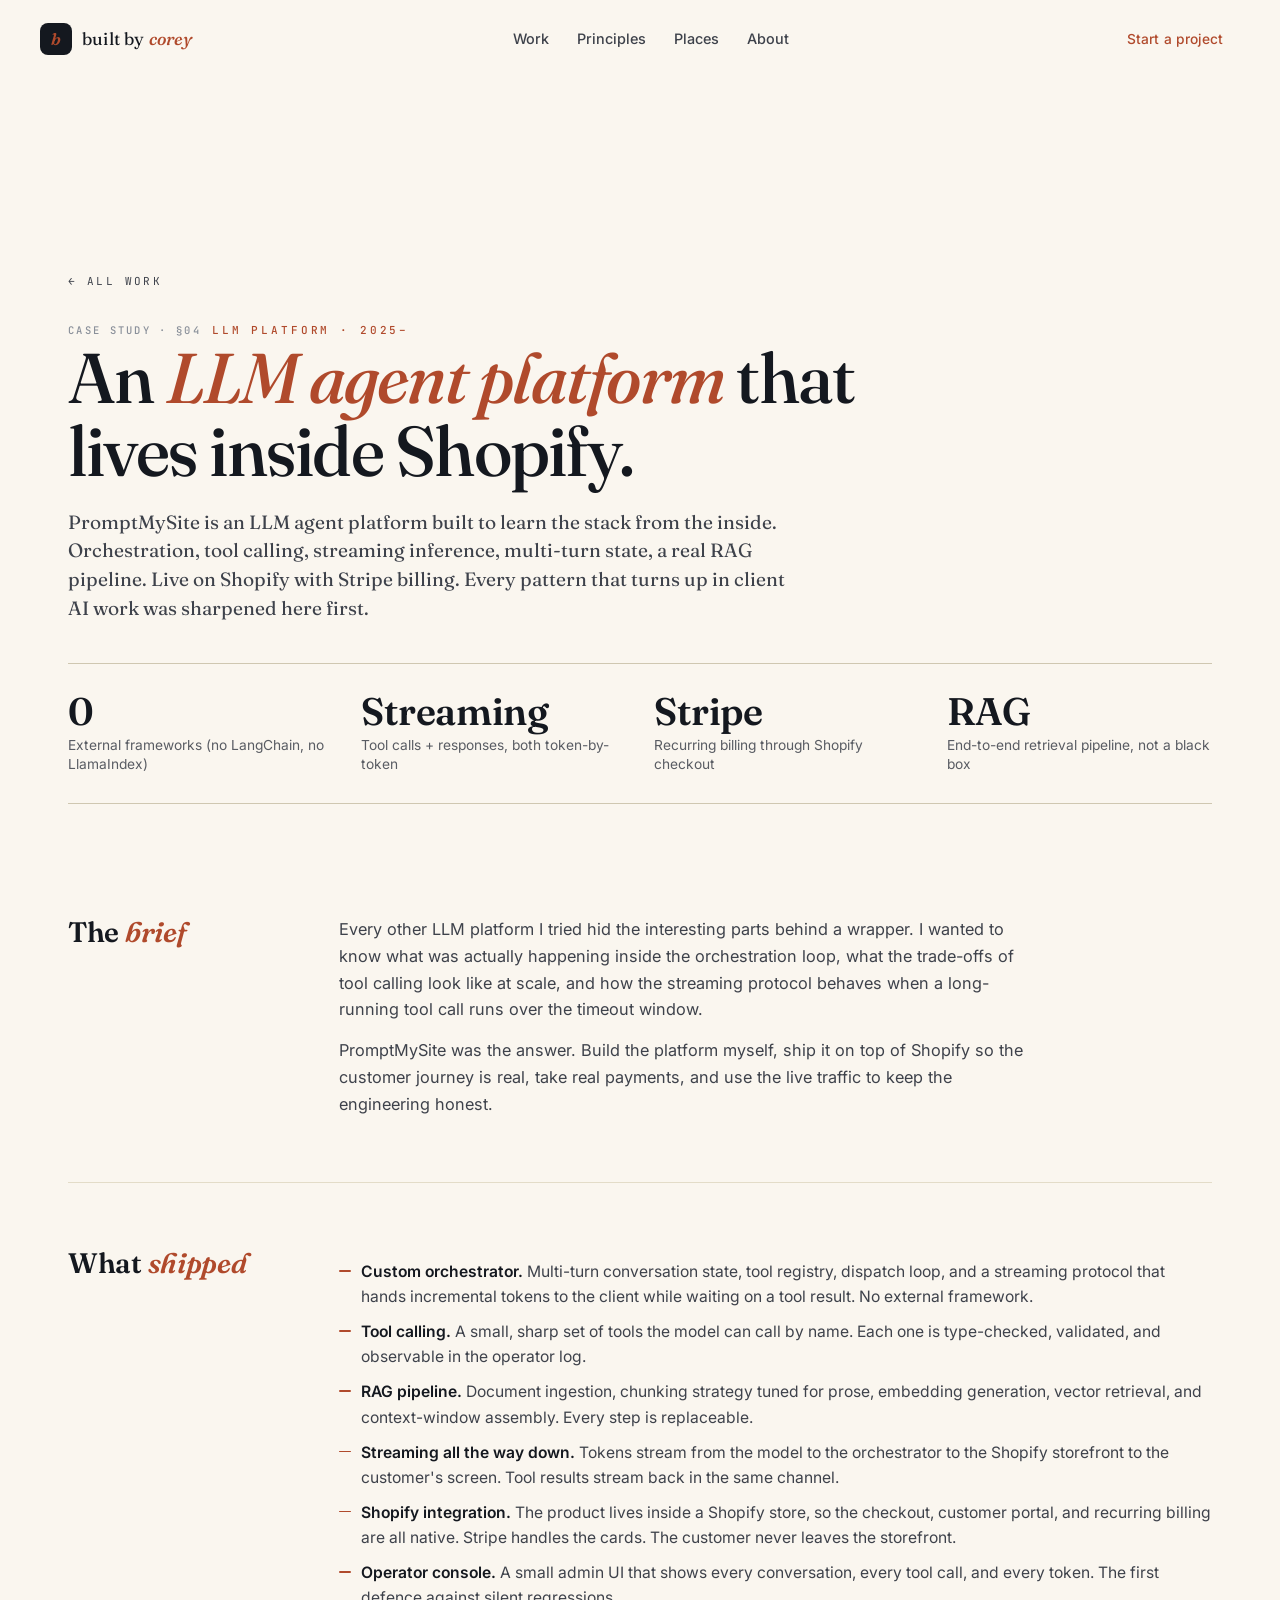
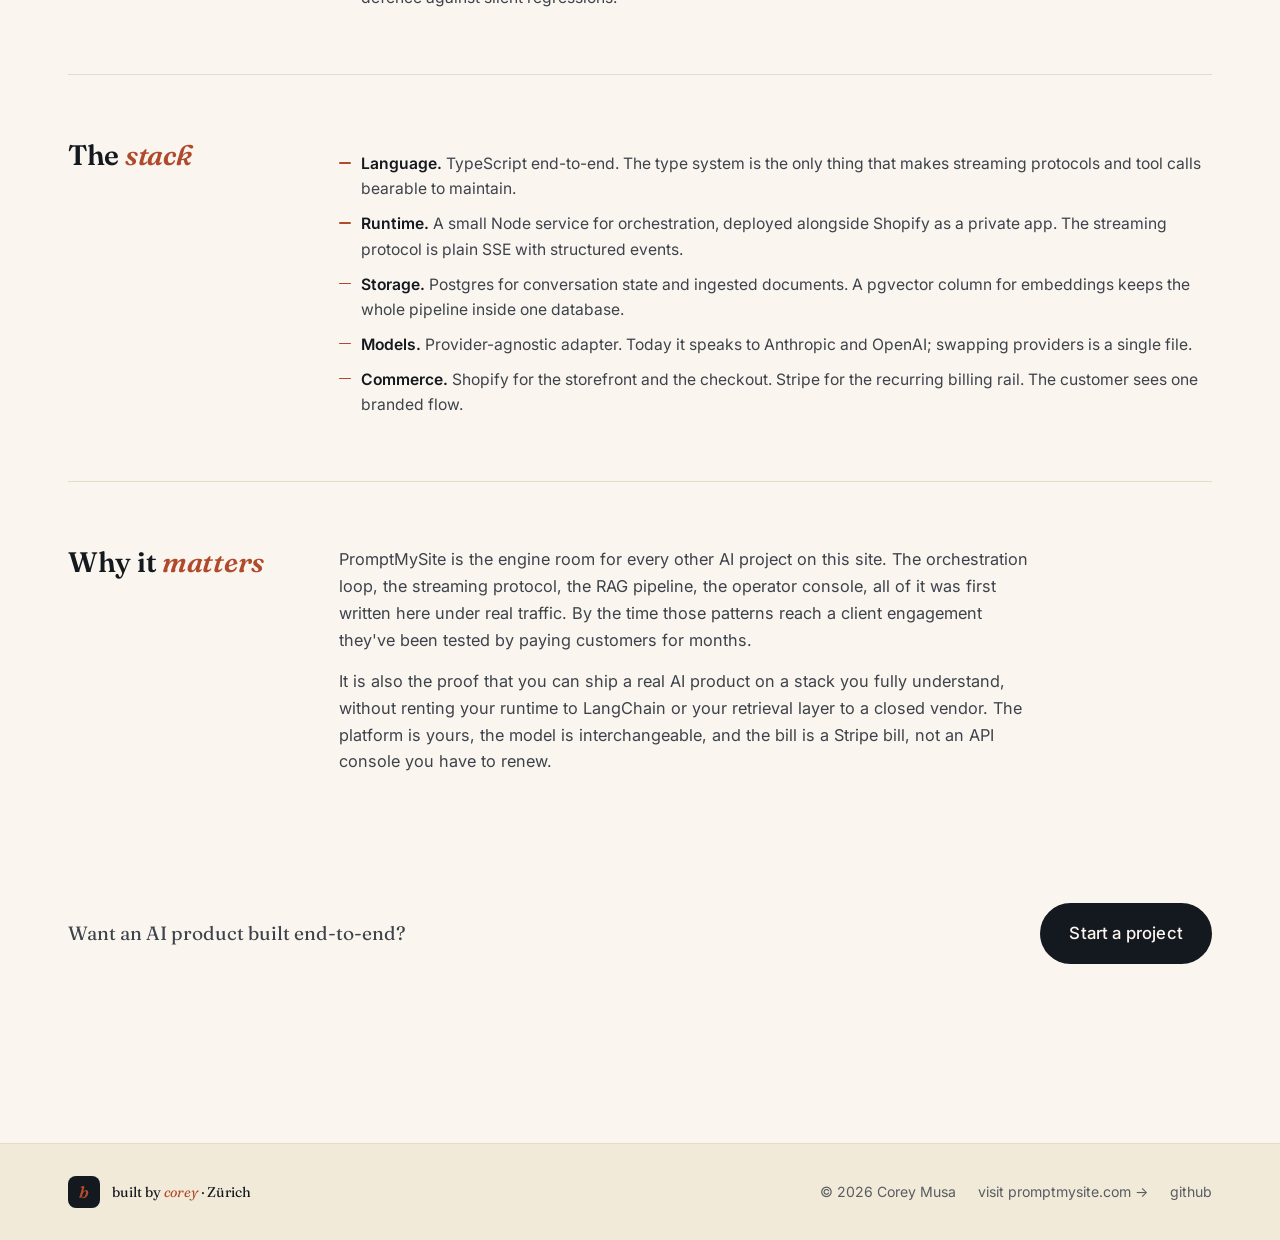
<file: case/promptmysite.html>
<!DOCTYPE html>
<html lang="en-GB">
<head>
  <meta charset="UTF-8" />
  <meta name="viewport" content="width=device-width, initial-scale=1" />
  <title>PromptMySite · Case study · Built by Corey</title>
  <meta name="description" content="How PromptMySite — an LLM agent platform with orchestration, tool calling, streaming inference and RAG — was built and shipped to live on Shopify with Stripe billing." />
  <meta property="og:title" content="PromptMySite · Case study" />
  <meta property="og:description" content="An LLM agent platform: orchestration, tool calling, streaming inference, multi-turn state, RAG pipeline. Live on Shopify with Stripe billing." />
  <meta property="og:type" content="article" />
  <meta property="og:url" content="https://builtbycorey.com/case/promptmysite" />
  <meta property="og:image" content="https://builtbycorey.com/assets/og/case-promptmysite.jpg" />
  <meta property="og:image:width" content="1200" />
  <meta property="og:image:height" content="630" />
  <meta name="twitter:card" content="summary_large_image" />
  <meta name="twitter:image" content="https://builtbycorey.com/assets/og/case-promptmysite.jpg" />
  <link rel="canonical" href="https://builtbycorey.com/case/promptmysite" />
  <meta name="theme-color" content="#faf6ef" />
  <link rel="icon" type="image/svg+xml" href="/favicon.svg" />
  <link rel="apple-touch-icon" href="/apple-touch-icon.png" />
  <link rel="preconnect" href="https://fonts.googleapis.com" />
  <link rel="preconnect" href="https://fonts.gstatic.com" crossorigin />
  <link href="https://fonts.googleapis.com/css2?family=Fraunces:ital,opsz,wght@0,9..144,400;0,9..144,500;0,9..144,600;0,9..144,700;1,9..144,400;1,9..144,500&family=Inter:wght@400;500;600;700&family=JetBrains+Mono:wght@400;500&display=swap" rel="stylesheet" />
  <link rel="stylesheet" href="/styles.css?v=2026-05-18g" />
  <style>
    .case-study { padding-top: clamp(48px, 6vw, 72px); }
    .case-back { display: inline-flex; align-items: center; gap: 8px; font-family: var(--ff-mono); font-size: 11px; letter-spacing: 0.22em; text-transform: uppercase; color: var(--ink-mid); margin-bottom: 24px; }
    .case-back:hover { color: var(--accent); }
    .case-masthead { max-width: 880px; }
    .case-masthead h1 { font-family: var(--ff-display); font-weight: 500; font-size: clamp(2.6rem, 5.6vw, 4.4rem); line-height: 1.04; letter-spacing: -0.025em; color: var(--ink); margin: 0 0 1.25rem; }
    .case-masthead h1 em { font-style: italic; color: var(--accent); font-weight: 500; }
    .case-stats { list-style: none; padding: 28px 0; margin: 2.5rem 0 3rem; display: grid; grid-template-columns: repeat(4, 1fr); gap: 28px; border-top: 1px solid var(--rule-strong); border-bottom: 1px solid var(--rule-strong); }
    @media (max-width: 760px) { .case-stats { grid-template-columns: repeat(2, 1fr); } }
    .case-stats li { display: flex; flex-direction: column; gap: 6px; }
    .case-stats b { font-family: var(--ff-display); font-weight: 600; font-size: clamp(1.8rem, 3vw, 2.4rem); line-height: 1; letter-spacing: -0.01em; color: var(--ink); }
    .case-stats span { font-size: 0.86rem; color: var(--ink-soft); line-height: 1.4; }
    .case-grid { display: grid; grid-template-columns: 220px 1fr; gap: clamp(24px, 4vw, 56px); align-items: start; padding: clamp(40px, 5vw, 72px) 0; border-bottom: 1px solid var(--rule); }
    .case-grid:last-of-type { border-bottom: 0; }
    @media (max-width: 800px) { .case-grid { grid-template-columns: 1fr; } }
    .case-grid h2 { font-family: var(--ff-display); font-weight: 600; font-size: clamp(1.5rem, 2.2vw, 1.9rem); letter-spacing: -0.01em; color: var(--ink); margin: 0; line-height: 1.15; }
    .case-grid h2 em { font-style: italic; color: var(--accent); font-weight: 600; }
    .case-grid > div p { font-size: 1.02rem; line-height: 1.65; color: var(--ink-mid); margin: 0 0 14px; max-width: 70ch; }
    .case-grid > div p:last-child { margin-bottom: 0; }
    .case-grid > div p b { color: var(--ink); font-weight: 600; }
    .case-bullets { list-style: none; padding: 0; margin: 12px 0 0; display: flex; flex-direction: column; gap: 10px; }
    .case-bullets li { position: relative; padding-left: 22px; font-size: 0.98rem; line-height: 1.6; color: var(--ink-mid); }
    .case-bullets li::before { content: ''; position: absolute; left: 0; top: 11px; width: 12px; height: 1.5px; background: var(--accent); border-radius: 2px; }
    .case-bullets li b { color: var(--ink); font-weight: 600; }
    .case-tail { padding: clamp(40px, 5vw, 64px) 0; display: flex; align-items: center; justify-content: space-between; flex-wrap: wrap; gap: 24px; }
    .case-tail p { margin: 0; color: var(--ink-mid); font-family: var(--ff-display); font-size: 1.2rem; max-width: 32ch; }
  </style>
</head>
<body>

  <a class="skip-link" href="#top">Skip to content</a>

  <header class="nav">
    <div class="wrap nav-inner">
      <a href="/" class="brand">
        <span class="brand-mark">b</span>
        <span class="brand-word">built by <em>corey</em></span>
      </a>
      <nav class="nav-links" aria-label="Primary">
        <a href="/#work">Work</a>
        <a href="/#process">Principles</a>
        <a href="/#places">Places</a>
        <a href="/#about">About</a>
      </nav>
      <a class="btn btn-sm" href="/#contact">Start a project</a>
    </div>
  </header>

  <main class="case-study" id="top">

    <section class="section">
      <div class="wrap">
        <a class="case-back" href="/#work">&larr; All work</a>

        <header class="case-masthead">
          <div class="rule">
            <span class="folio">Case study &middot; &sect;04</span>
            <span class="eyebrow">LLM platform &middot; 2025&ndash;</span>
          </div>
          <h1>An <em>LLM agent platform</em> that lives inside Shopify.</h1>
          <p class="lede">
            PromptMySite is an LLM agent platform built to learn the stack from the inside. Orchestration, tool calling, streaming inference, multi-turn state, a real RAG pipeline. Live on Shopify with Stripe billing. Every pattern that turns up in client AI work was sharpened here first.
          </p>
        </header>

        <ul class="case-stats">
          <li><b>0</b><span>External frameworks (no LangChain, no LlamaIndex)</span></li>
          <li><b>Streaming</b><span>Tool calls + responses, both token-by-token</span></li>
          <li><b>Stripe</b><span>Recurring billing through Shopify checkout</span></li>
          <li><b>RAG</b><span>End-to-end retrieval pipeline, not a black box</span></li>
        </ul>

        <article class="case-grid">
          <header><h2 class="display">The <em>brief</em></h2></header>
          <div>
            <p>
              Every other LLM platform I tried hid the interesting parts behind a wrapper. I wanted to know what was actually happening inside the orchestration loop, what the trade-offs of tool calling look like at scale, and how the streaming protocol behaves when a long-running tool call runs over the timeout window.
            </p>
            <p>
              PromptMySite was the answer. Build the platform myself, ship it on top of Shopify so the customer journey is real, take real payments, and use the live traffic to keep the engineering honest.
            </p>
          </div>
        </article>

        <article class="case-grid">
          <header><h2 class="display">What <em>shipped</em></h2></header>
          <div>
            <ul class="case-bullets">
              <li><b>Custom orchestrator.</b> Multi-turn conversation state, tool registry, dispatch loop, and a streaming protocol that hands incremental tokens to the client while waiting on a tool result. No external framework.</li>
              <li><b>Tool calling.</b> A small, sharp set of tools the model can call by name. Each one is type-checked, validated, and observable in the operator log.</li>
              <li><b>RAG pipeline.</b> Document ingestion, chunking strategy tuned for prose, embedding generation, vector retrieval, and context-window assembly. Every step is replaceable.</li>
              <li><b>Streaming all the way down.</b> Tokens stream from the model to the orchestrator to the Shopify storefront to the customer's screen. Tool results stream back in the same channel.</li>
              <li><b>Shopify integration.</b> The product lives inside a Shopify store, so the checkout, customer portal, and recurring billing are all native. Stripe handles the cards. The customer never leaves the storefront.</li>
              <li><b>Operator console.</b> A small admin UI that shows every conversation, every tool call, and every token. The first defence against silent regressions.</li>
            </ul>
          </div>
        </article>

        <article class="case-grid">
          <header><h2 class="display">The <em>stack</em></h2></header>
          <div>
            <ul class="case-bullets">
              <li><b>Language.</b> TypeScript end-to-end. The type system is the only thing that makes streaming protocols and tool calls bearable to maintain.</li>
              <li><b>Runtime.</b> A small Node service for orchestration, deployed alongside Shopify as a private app. The streaming protocol is plain SSE with structured events.</li>
              <li><b>Storage.</b> Postgres for conversation state and ingested documents. A pgvector column for embeddings keeps the whole pipeline inside one database.</li>
              <li><b>Models.</b> Provider-agnostic adapter. Today it speaks to Anthropic and OpenAI; swapping providers is a single file.</li>
              <li><b>Commerce.</b> Shopify for the storefront and the checkout. Stripe for the recurring billing rail. The customer sees one branded flow.</li>
            </ul>
          </div>
        </article>

        <article class="case-grid">
          <header><h2 class="display">Why it <em>matters</em></h2></header>
          <div>
            <p>
              PromptMySite is the engine room for every other AI project on this site. The orchestration loop, the streaming protocol, the RAG pipeline, the operator console, all of it was first written here under real traffic. By the time those patterns reach a client engagement they've been tested by paying customers for months.
            </p>
            <p>
              It is also the proof that you can ship a real AI product on a stack you fully understand, without renting your runtime to LangChain or your retrieval layer to a closed vendor. The platform is yours, the model is interchangeable, and the bill is a Stripe bill, not an API console you have to renew.
            </p>
          </div>
        </article>

        <div class="case-tail">
          <p>Want an AI product built end-to-end?</p>
          <a class="btn btn-primary btn-lg" href="/#contact">Start a project</a>
        </div>

      </div>
    </section>

  </main>

  <footer class="foot">
    <div class="wrap foot-inner">
      <div class="foot-brand">
        <span class="brand-mark">b</span>
        <span>built by <em>corey</em> &middot; Z&uuml;rich</span>
      </div>
      <div class="foot-meta">
        <span>&copy; <span id="year">2026</span> Corey Musa</span>
        <a href="https://promptmysite.com" target="_blank" rel="noopener">visit promptmysite.com &rarr;</a>
        <a href="https://github.com/coeymusa" target="_blank" rel="noopener">github</a>
      </div>
    </div>
  </footer>

  <script>
    document.getElementById('year').textContent = new Date().getFullYear();
    const nav = document.querySelector('.nav');
    const onScroll = () => nav.classList.toggle('is-scrolled', window.scrollY > 24);
    window.addEventListener('scroll', onScroll, { passive: true });
    onScroll();
  </script>

</body>
</html>
</file>
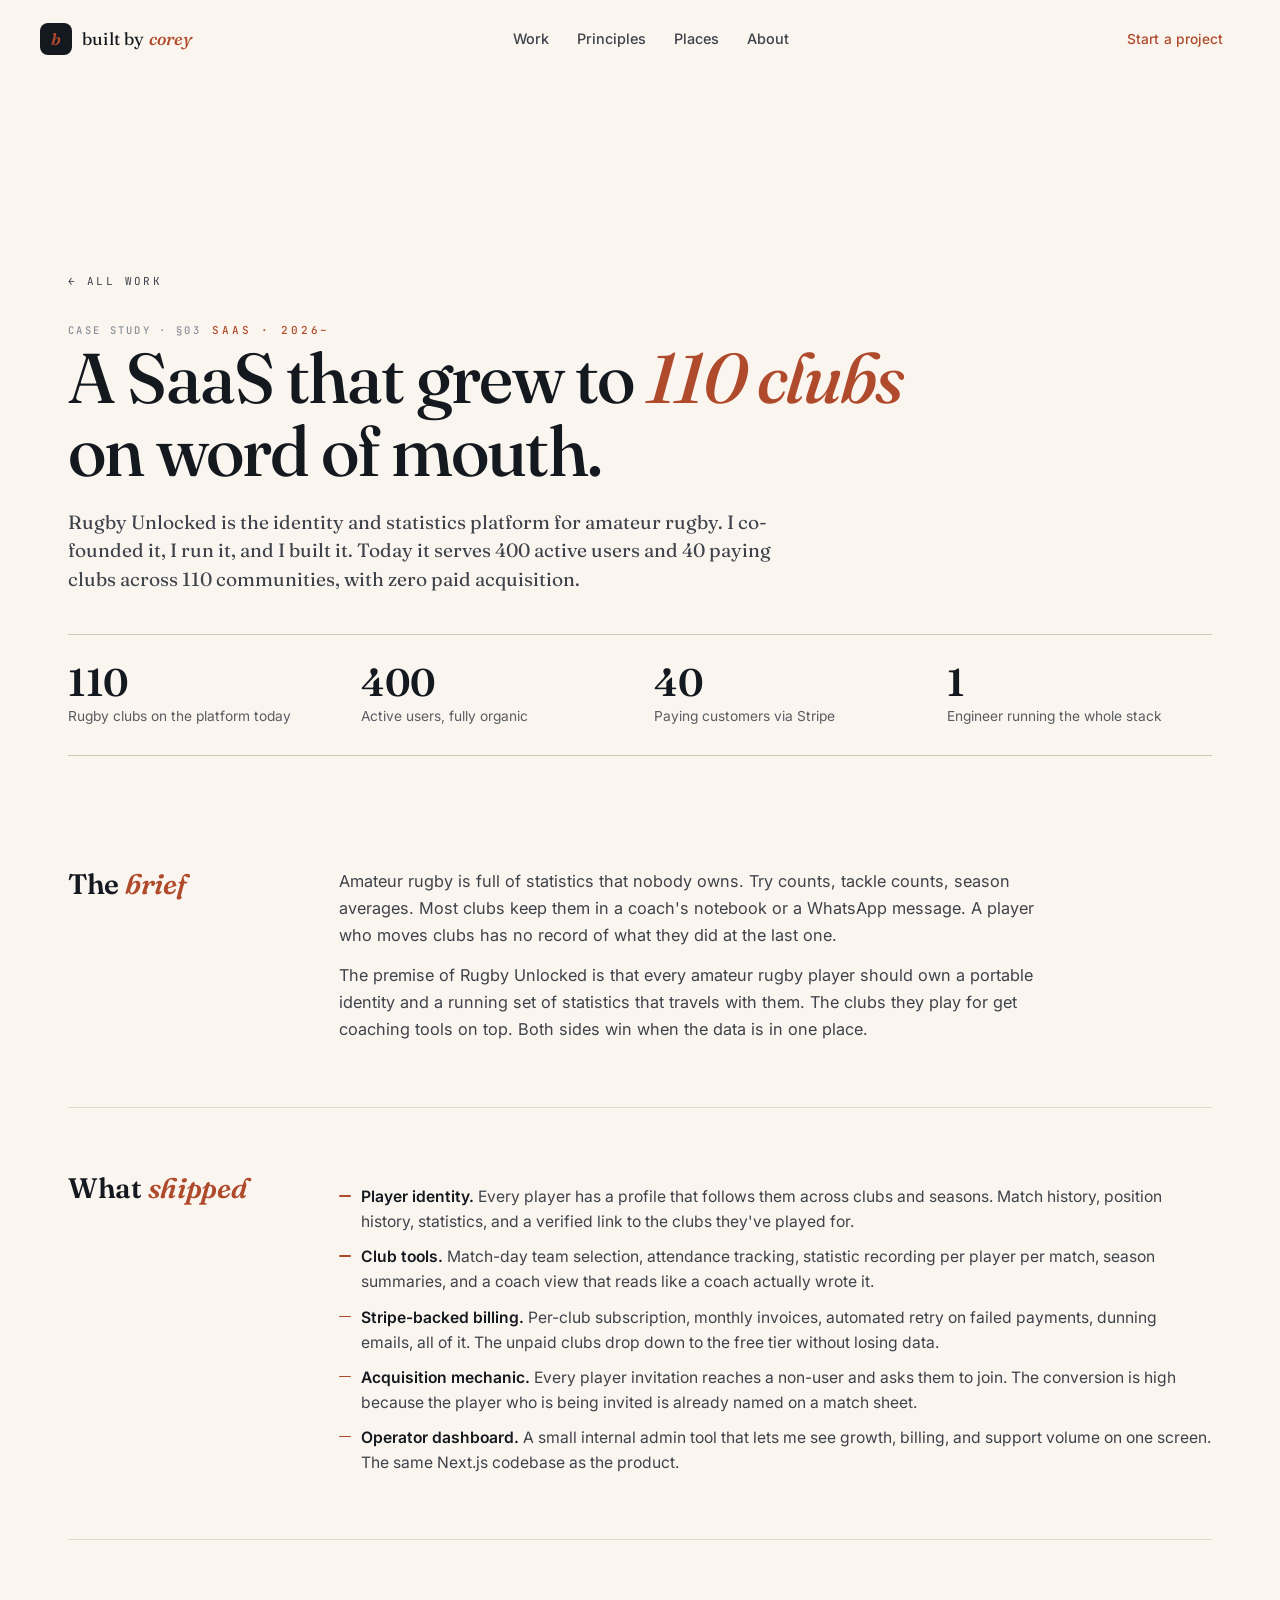
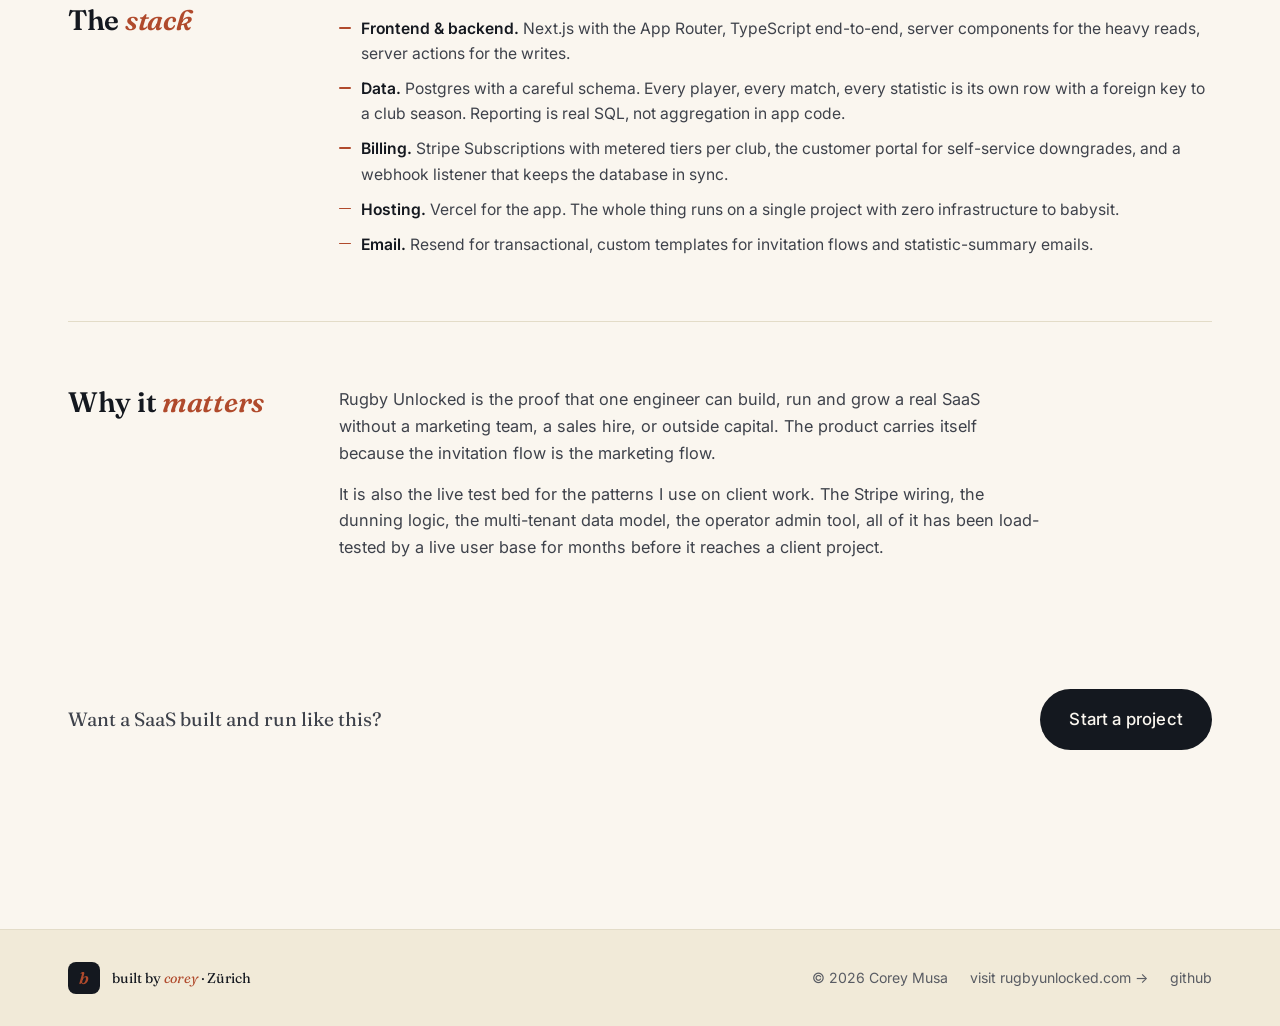
<file: case/rugby-unlocked.html>
<!DOCTYPE html>
<html lang="en-GB">
<head>
  <meta charset="UTF-8" />
  <meta name="viewport" content="width=device-width, initial-scale=1" />
  <title>Rugby Unlocked · Case study · Built by Corey</title>
  <meta name="description" content="How Rugby Unlocked grew from zero to 110 paying clubs and 400 active users without paid acquisition. Solo engineering, full P&L ownership, Next.js + Stripe stack." />
  <meta property="og:title" content="Rugby Unlocked · Case study" />
  <meta property="og:description" content="Identity and statistics for amateur rugby. 110 clubs, 400 users, zero paid acquisition. One engineer end-to-end." />
  <meta property="og:type" content="article" />
  <meta property="og:url" content="https://builtbycorey.com/case/rugby-unlocked" />
  <meta property="og:image" content="https://builtbycorey.com/assets/og/case-rugby-unlocked.jpg" />
  <meta property="og:image:width" content="1200" />
  <meta property="og:image:height" content="630" />
  <meta name="twitter:card" content="summary_large_image" />
  <meta name="twitter:image" content="https://builtbycorey.com/assets/og/case-rugby-unlocked.jpg" />
  <link rel="canonical" href="https://builtbycorey.com/case/rugby-unlocked" />
  <meta name="theme-color" content="#faf6ef" />
  <link rel="icon" type="image/svg+xml" href="/favicon.svg" />
  <link rel="apple-touch-icon" href="/apple-touch-icon.png" />
  <link rel="preconnect" href="https://fonts.googleapis.com" />
  <link rel="preconnect" href="https://fonts.gstatic.com" crossorigin />
  <link href="https://fonts.googleapis.com/css2?family=Fraunces:ital,opsz,wght@0,9..144,400;0,9..144,500;0,9..144,600;0,9..144,700;1,9..144,400;1,9..144,500&family=Inter:wght@400;500;600;700&family=JetBrains+Mono:wght@400;500&display=swap" rel="stylesheet" />
  <link rel="stylesheet" href="/styles.css?v=2026-05-18g" />
  <style>
    .case-study { padding-top: clamp(48px, 6vw, 72px); }
    .case-back { display: inline-flex; align-items: center; gap: 8px; font-family: var(--ff-mono); font-size: 11px; letter-spacing: 0.22em; text-transform: uppercase; color: var(--ink-mid); margin-bottom: 24px; }
    .case-back:hover { color: var(--accent); }
    .case-masthead { max-width: 880px; }
    .case-masthead h1 { font-family: var(--ff-display); font-weight: 500; font-size: clamp(2.6rem, 5.6vw, 4.4rem); line-height: 1.04; letter-spacing: -0.025em; color: var(--ink); margin: 0 0 1.25rem; }
    .case-masthead h1 em { font-style: italic; color: var(--accent); font-weight: 500; }
    .case-stats { list-style: none; padding: 28px 0; margin: 2.5rem 0 3rem; display: grid; grid-template-columns: repeat(4, 1fr); gap: 28px; border-top: 1px solid var(--rule-strong); border-bottom: 1px solid var(--rule-strong); }
    @media (max-width: 760px) { .case-stats { grid-template-columns: repeat(2, 1fr); } }
    .case-stats li { display: flex; flex-direction: column; gap: 6px; }
    .case-stats b { font-family: var(--ff-display); font-weight: 600; font-size: clamp(1.8rem, 3vw, 2.4rem); line-height: 1; letter-spacing: -0.01em; color: var(--ink); }
    .case-stats span { font-size: 0.86rem; color: var(--ink-soft); line-height: 1.4; }
    .case-grid { display: grid; grid-template-columns: 220px 1fr; gap: clamp(24px, 4vw, 56px); align-items: start; padding: clamp(40px, 5vw, 72px) 0; border-bottom: 1px solid var(--rule); }
    .case-grid:last-of-type { border-bottom: 0; }
    @media (max-width: 800px) { .case-grid { grid-template-columns: 1fr; } }
    .case-grid h2 { font-family: var(--ff-display); font-weight: 600; font-size: clamp(1.5rem, 2.2vw, 1.9rem); letter-spacing: -0.01em; color: var(--ink); margin: 0; line-height: 1.15; }
    .case-grid h2 em { font-style: italic; color: var(--accent); font-weight: 600; }
    .case-grid > div p { font-size: 1.02rem; line-height: 1.65; color: var(--ink-mid); margin: 0 0 14px; max-width: 70ch; }
    .case-grid > div p:last-child { margin-bottom: 0; }
    .case-grid > div p b { color: var(--ink); font-weight: 600; }
    .case-bullets { list-style: none; padding: 0; margin: 12px 0 0; display: flex; flex-direction: column; gap: 10px; }
    .case-bullets li { position: relative; padding-left: 22px; font-size: 0.98rem; line-height: 1.6; color: var(--ink-mid); }
    .case-bullets li::before { content: ''; position: absolute; left: 0; top: 11px; width: 12px; height: 1.5px; background: var(--accent); border-radius: 2px; }
    .case-bullets li b { color: var(--ink); font-weight: 600; }
    .case-tail { padding: clamp(40px, 5vw, 64px) 0; display: flex; align-items: center; justify-content: space-between; flex-wrap: wrap; gap: 24px; }
    .case-tail p { margin: 0; color: var(--ink-mid); font-family: var(--ff-display); font-size: 1.2rem; max-width: 32ch; }
  </style>
</head>
<body>

  <a class="skip-link" href="#top">Skip to content</a>

  <header class="nav">
    <div class="wrap nav-inner">
      <a href="/" class="brand">
        <span class="brand-mark">b</span>
        <span class="brand-word">built by <em>corey</em></span>
      </a>
      <nav class="nav-links" aria-label="Primary">
        <a href="/#work">Work</a>
        <a href="/#process">Principles</a>
        <a href="/#places">Places</a>
        <a href="/#about">About</a>
      </nav>
      <a class="btn btn-sm" href="/#contact">Start a project</a>
    </div>
  </header>

  <main class="case-study" id="top">

    <section class="section">
      <div class="wrap">
        <a class="case-back" href="/#work">&larr; All work</a>

        <header class="case-masthead">
          <div class="rule">
            <span class="folio">Case study &middot; &sect;03</span>
            <span class="eyebrow">SaaS &middot; 2026&ndash;</span>
          </div>
          <h1>A SaaS that grew to <em>110 clubs</em> on word of mouth.</h1>
          <p class="lede">
            Rugby Unlocked is the identity and statistics platform for amateur rugby. I co-founded it, I run it, and I built it. Today it serves 400 active users and 40 paying clubs across 110 communities, with zero paid acquisition.
          </p>
        </header>

        <ul class="case-stats">
          <li><b>110</b><span>Rugby clubs on the platform today</span></li>
          <li><b>400</b><span>Active users, fully organic</span></li>
          <li><b>40</b><span>Paying customers via Stripe</span></li>
          <li><b>1</b><span>Engineer running the whole stack</span></li>
        </ul>

        <article class="case-grid">
          <header><h2 class="display">The <em>brief</em></h2></header>
          <div>
            <p>
              Amateur rugby is full of statistics that nobody owns. Try counts, tackle counts, season averages. Most clubs keep them in a coach's notebook or a WhatsApp message. A player who moves clubs has no record of what they did at the last one.
            </p>
            <p>
              The premise of Rugby Unlocked is that every amateur rugby player should own a portable identity and a running set of statistics that travels with them. The clubs they play for get coaching tools on top. Both sides win when the data is in one place.
            </p>
          </div>
        </article>

        <article class="case-grid">
          <header><h2 class="display">What <em>shipped</em></h2></header>
          <div>
            <ul class="case-bullets">
              <li><b>Player identity.</b> Every player has a profile that follows them across clubs and seasons. Match history, position history, statistics, and a verified link to the clubs they've played for.</li>
              <li><b>Club tools.</b> Match-day team selection, attendance tracking, statistic recording per player per match, season summaries, and a coach view that reads like a coach actually wrote it.</li>
              <li><b>Stripe-backed billing.</b> Per-club subscription, monthly invoices, automated retry on failed payments, dunning emails, all of it. The unpaid clubs drop down to the free tier without losing data.</li>
              <li><b>Acquisition mechanic.</b> Every player invitation reaches a non-user and asks them to join. The conversion is high because the player who is being invited is already named on a match sheet.</li>
              <li><b>Operator dashboard.</b> A small internal admin tool that lets me see growth, billing, and support volume on one screen. The same Next.js codebase as the product.</li>
            </ul>
          </div>
        </article>

        <article class="case-grid">
          <header><h2 class="display">The <em>stack</em></h2></header>
          <div>
            <ul class="case-bullets">
              <li><b>Frontend &amp; backend.</b> Next.js with the App Router, TypeScript end-to-end, server components for the heavy reads, server actions for the writes.</li>
              <li><b>Data.</b> Postgres with a careful schema. Every player, every match, every statistic is its own row with a foreign key to a club season. Reporting is real SQL, not aggregation in app code.</li>
              <li><b>Billing.</b> Stripe Subscriptions with metered tiers per club, the customer portal for self-service downgrades, and a webhook listener that keeps the database in sync.</li>
              <li><b>Hosting.</b> Vercel for the app. The whole thing runs on a single project with zero infrastructure to babysit.</li>
              <li><b>Email.</b> Resend for transactional, custom templates for invitation flows and statistic-summary emails.</li>
            </ul>
          </div>
        </article>

        <article class="case-grid">
          <header><h2 class="display">Why it <em>matters</em></h2></header>
          <div>
            <p>
              Rugby Unlocked is the proof that one engineer can build, run and grow a real SaaS without a marketing team, a sales hire, or outside capital. The product carries itself because the invitation flow is the marketing flow.
            </p>
            <p>
              It is also the live test bed for the patterns I use on client work. The Stripe wiring, the dunning logic, the multi-tenant data model, the operator admin tool, all of it has been load-tested by a live user base for months before it reaches a client project.
            </p>
          </div>
        </article>

        <div class="case-tail">
          <p>Want a SaaS built and run like this?</p>
          <a class="btn btn-primary btn-lg" href="/#contact">Start a project</a>
        </div>

      </div>
    </section>

  </main>

  <footer class="foot">
    <div class="wrap foot-inner">
      <div class="foot-brand">
        <span class="brand-mark">b</span>
        <span>built by <em>corey</em> &middot; Z&uuml;rich</span>
      </div>
      <div class="foot-meta">
        <span>&copy; <span id="year">2026</span> Corey Musa</span>
        <a href="https://rugbyunlocked.com" target="_blank" rel="noopener">visit rugbyunlocked.com &rarr;</a>
        <a href="https://github.com/coeymusa" target="_blank" rel="noopener">github</a>
      </div>
    </div>
  </footer>

  <script>
    document.getElementById('year').textContent = new Date().getFullYear();
    const nav = document.querySelector('.nav');
    const onScroll = () => nav.classList.toggle('is-scrolled', window.scrollY > 24);
    window.addEventListener('scroll', onScroll, { passive: true });
    onScroll();
  </script>

</body>
</html>
</file>
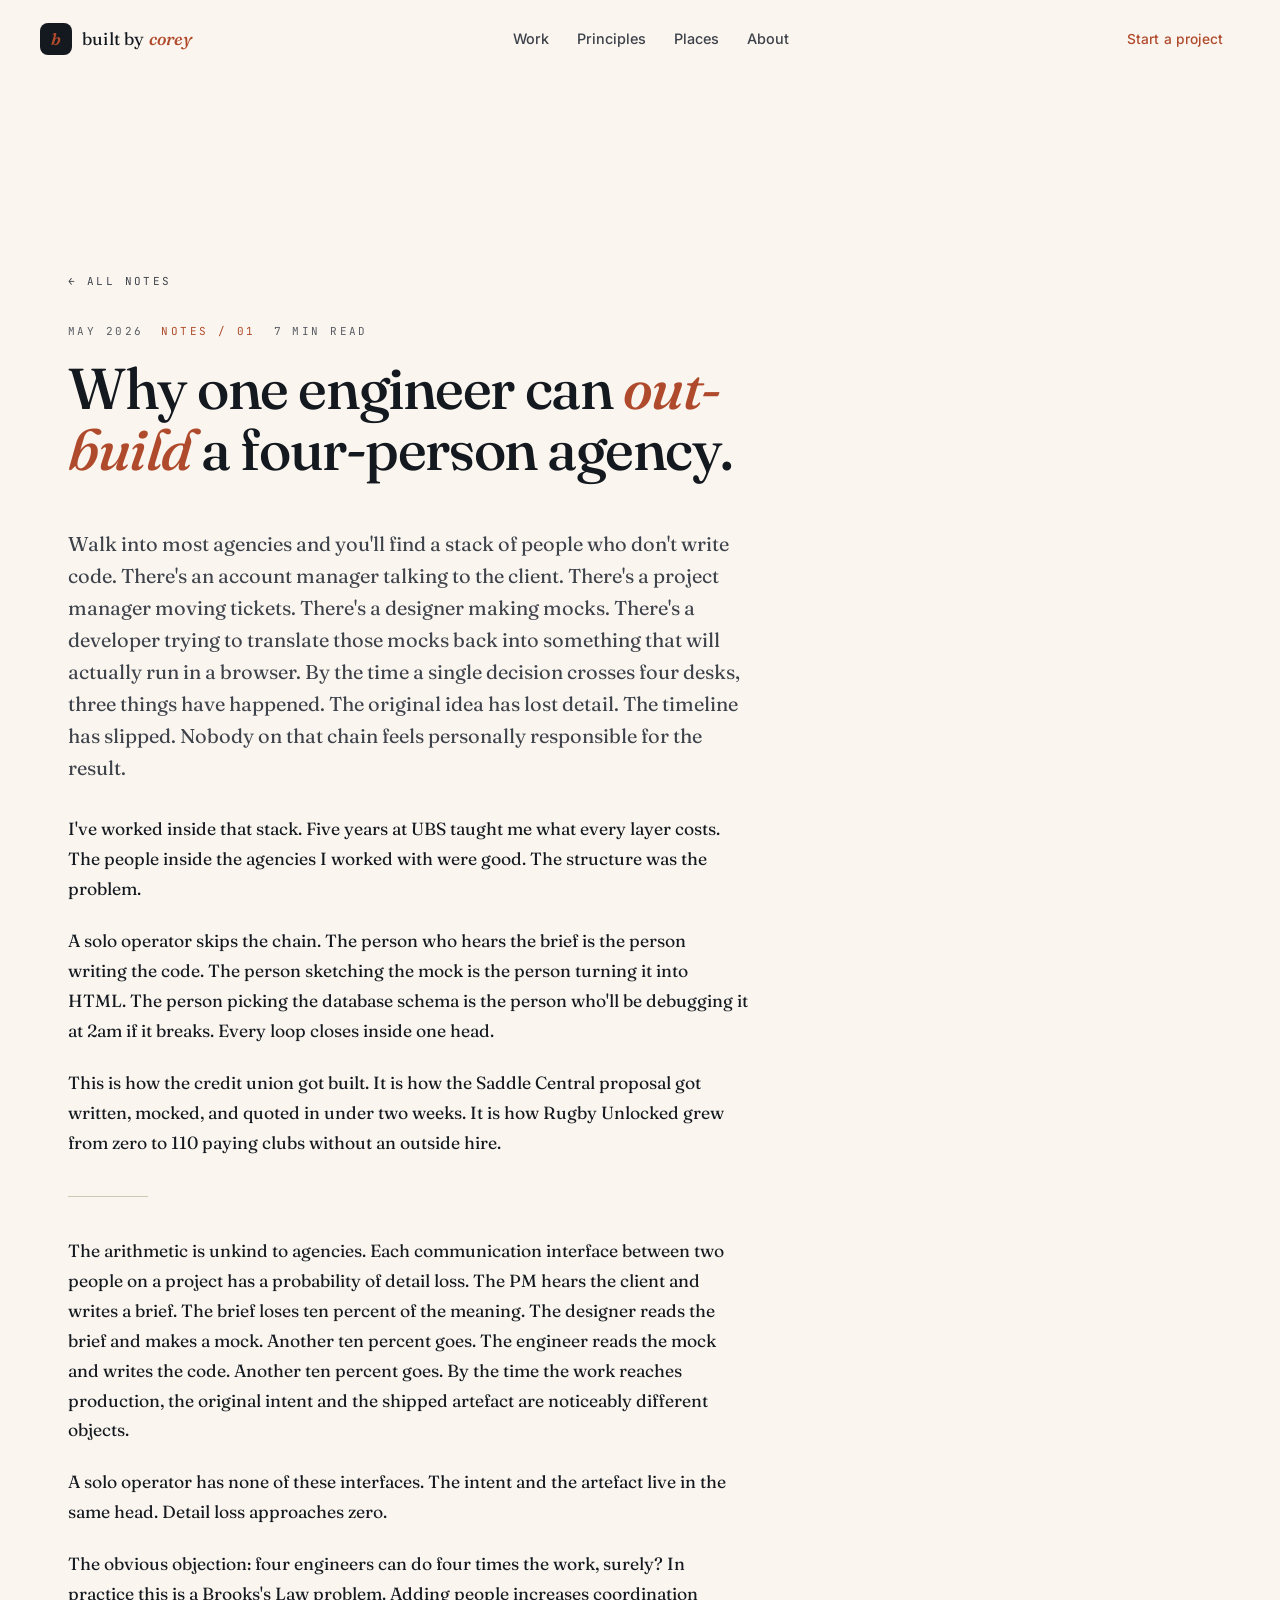
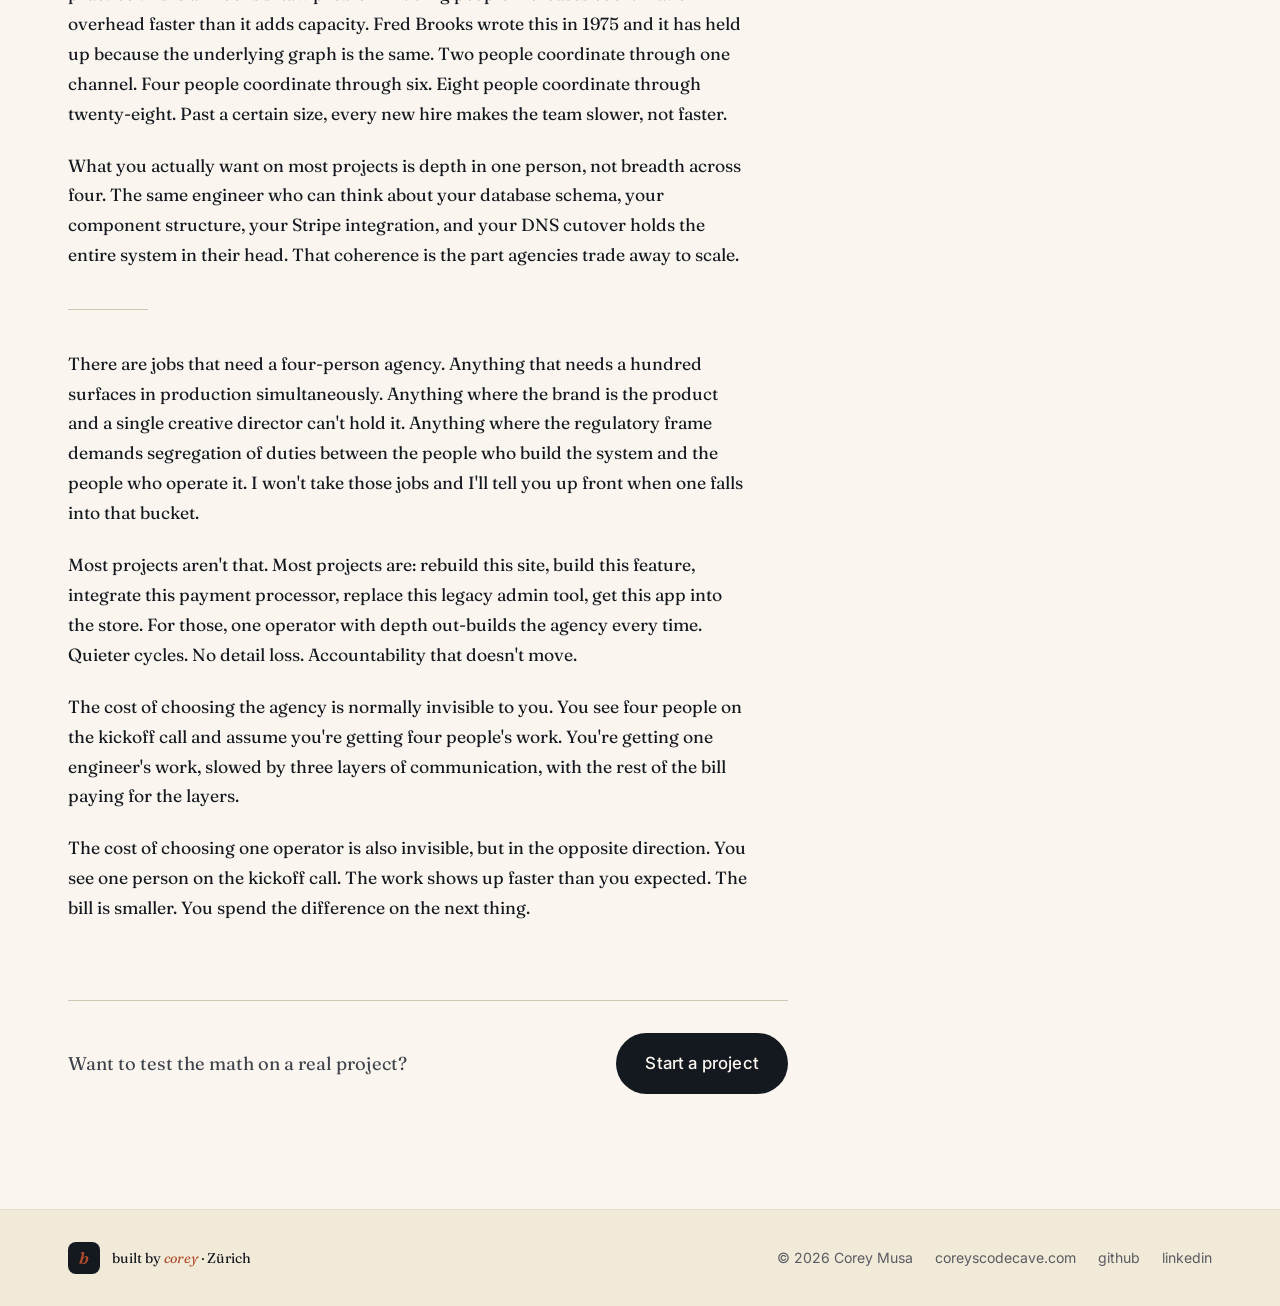
<file: notes/one-engineer.html>
<!DOCTYPE html>
<html lang="en-GB">
<head>
  <meta charset="UTF-8" />
  <meta name="viewport" content="width=device-width, initial-scale=1" />
  <title>Why one engineer can out-build a four-person agency · Built by Corey</title>
  <meta name="description" content="Why a single operator with depth can out-build a four-person agency on most projects. The arithmetic of communication overhead, Brooks's Law, and what regulated work taught me about coherence." />
  <meta property="og:title" content="Why one engineer can out-build a four-person agency" />
  <meta property="og:description" content="A single operator with depth can out-build a four-person agency on most projects. The arithmetic of communication overhead and what regulated work taught me about coherence." />
  <meta property="og:type" content="article" />
  <meta property="og:url" content="https://builtbycorey.com/notes/one-engineer" />
  <meta property="og:image" content="https://builtbycorey.com/assets/og/note-one-engineer.jpg" />
  <meta property="og:image:width" content="1200" />
  <meta property="og:image:height" content="630" />
  <meta name="twitter:card" content="summary_large_image" />
  <meta name="twitter:image" content="https://builtbycorey.com/assets/og/note-one-engineer.jpg" />
  <link rel="canonical" href="https://builtbycorey.com/notes/one-engineer" />
  <meta name="theme-color" content="#faf6ef" />
  <link rel="icon" type="image/svg+xml" href="/favicon.svg" />
  <link rel="apple-touch-icon" href="/apple-touch-icon.png" />
  <link rel="preconnect" href="https://fonts.googleapis.com" />
  <link rel="preconnect" href="https://fonts.gstatic.com" crossorigin />
  <link href="https://fonts.googleapis.com/css2?family=Fraunces:ital,opsz,wght@0,9..144,400;0,9..144,500;0,9..144,600;1,9..144,400;1,9..144,500&family=Inter:wght@400;500;600&family=JetBrains+Mono:wght@400;500&display=swap" rel="stylesheet" />
  <link rel="stylesheet" href="/styles.css?v=2026-05-18g" />
  <style>
    .essay { padding-top: clamp(48px, 6vw, 72px); }
    .essay-back { display: inline-flex; align-items: center; gap: 8px; font-family: var(--ff-mono); font-size: 11px; letter-spacing: 0.22em; text-transform: uppercase; color: var(--ink-mid); margin-bottom: 32px; }
    .essay-back:hover { color: var(--accent); }
    .essay-head { max-width: 720px; margin-bottom: 48px; }
    .essay-meta { font-family: var(--ff-mono); font-size: 11px; letter-spacing: 0.22em; text-transform: uppercase; color: var(--ink-soft); margin-bottom: 18px; display: flex; gap: 18px; flex-wrap: wrap; }
    .essay-meta .essay-tag { color: var(--accent); }
    .essay-head h1 { font-family: var(--ff-display); font-weight: 500; font-size: clamp(2.2rem, 4.6vw, 3.6rem); line-height: 1.06; letter-spacing: -0.025em; color: var(--ink); margin: 0; }
    .essay-head h1 em { font-style: italic; color: var(--accent); font-weight: 500; }
    .essay-body { max-width: 680px; font-size: 1.1rem; line-height: 1.7; color: var(--ink); font-family: var(--ff-display); font-weight: 400; }
    .essay-body p { margin: 0 0 1.25em; }
    .essay-body p.lede { font-size: 1.25rem; line-height: 1.6; color: var(--ink-mid); margin-bottom: 1.5em; }
    .essay-body i { font-style: italic; }
    .essay-body b { font-weight: 600; color: var(--ink); }
    .essay-rule { border: 0; border-top: 1px solid var(--rule-strong); margin: 2.2em 0; max-width: 80px; }
    .essay-tail { max-width: 720px; margin-top: clamp(56px, 6vw, 80px); padding-top: 32px; border-top: 1px solid var(--rule-strong); display: flex; align-items: center; justify-content: space-between; flex-wrap: wrap; gap: 20px; }
    .essay-tail p { margin: 0; color: var(--ink-mid); font-family: var(--ff-display); font-size: 1.15rem; max-width: 32ch; }
  </style>
</head>
<body>

  <a class="skip-link" href="#essay">Skip to essay</a>

  <header class="nav">
    <div class="wrap nav-inner">
      <a href="/" class="brand">
        <span class="brand-mark">b</span>
        <span class="brand-word">built by <em>corey</em></span>
      </a>
      <nav class="nav-links" aria-label="Primary">
        <a href="/#work">Work</a>
        <a href="/#process">Principles</a>
        <a href="/#places">Places</a>
        <a href="/#about">About</a>
      </nav>
      <a class="btn btn-sm" href="/#contact">Start a project</a>
    </div>
  </header>

  <main class="essay" id="essay">
    <section class="section">
      <div class="wrap">
        <a class="essay-back" href="/#notes">&larr; All notes</a>

        <header class="essay-head">
          <div class="essay-meta">
            <span>May 2026</span>
            <span class="essay-tag">Notes / 01</span>
            <span>7 min read</span>
          </div>
          <h1>Why one engineer can <em>out-build</em> a four-person agency.</h1>
        </header>

        <article class="essay-body">
          <p class="lede">
            Walk into most agencies and you'll find a stack of people who don't write code. There's an account manager talking to the client. There's a project manager moving tickets. There's a designer making mocks. There's a developer trying to translate those mocks back into something that will actually run in a browser. By the time a single decision crosses four desks, three things have happened. The original idea has lost detail. The timeline has slipped. Nobody on that chain feels personally responsible for the result.
          </p>

          <p>I've worked inside that stack. Five years at UBS taught me what every layer costs. The people inside the agencies I worked with were good. The structure was the problem.</p>

          <p>A solo operator skips the chain. The person who hears the brief is the person writing the code. The person sketching the mock is the person turning it into HTML. The person picking the database schema is the person who'll be debugging it at 2am if it breaks. Every loop closes inside one head.</p>

          <p>This is how the credit union got built. It is how the Saddle Central proposal got written, mocked, and quoted in under two weeks. It is how Rugby Unlocked grew from zero to 110 paying clubs without an outside hire.</p>

          <hr class="essay-rule" />

          <p>The arithmetic is unkind to agencies. Each communication interface between two people on a project has a probability of detail loss. The PM hears the client and writes a brief. The brief loses ten percent of the meaning. The designer reads the brief and makes a mock. Another ten percent goes. The engineer reads the mock and writes the code. Another ten percent goes. By the time the work reaches production, the original intent and the shipped artefact are noticeably different objects.</p>

          <p>A solo operator has none of these interfaces. The intent and the artefact live in the same head. Detail loss approaches zero.</p>

          <p>The obvious objection: four engineers can do four times the work, surely? In practice this is a Brooks's Law problem. Adding people increases coordination overhead faster than it adds capacity. Fred Brooks wrote this in 1975 and it has held up because the underlying graph is the same. Two people coordinate through one channel. Four people coordinate through six. Eight people coordinate through twenty-eight. Past a certain size, every new hire makes the team slower, not faster.</p>

          <p>What you actually want on most projects is depth in one person, not breadth across four. The same engineer who can think about your database schema, your component structure, your Stripe integration, and your DNS cutover holds the entire system in their head. That coherence is the part agencies trade away to scale.</p>

          <hr class="essay-rule" />

          <p>There are jobs that need a four-person agency. Anything that needs a hundred surfaces in production simultaneously. Anything where the brand is the product and a single creative director can't hold it. Anything where the regulatory frame demands segregation of duties between the people who build the system and the people who operate it. I won't take those jobs and I'll tell you up front when one falls into that bucket.</p>

          <p>Most projects aren't that. Most projects are: rebuild this site, build this feature, integrate this payment processor, replace this legacy admin tool, get this app into the store. For those, one operator with depth out-builds the agency every time. Quieter cycles. No detail loss. Accountability that doesn't move.</p>

          <p>The cost of choosing the agency is normally invisible to you. You see four people on the kickoff call and assume you're getting four people's work. You're getting one engineer's work, slowed by three layers of communication, with the rest of the bill paying for the layers.</p>

          <p>The cost of choosing one operator is also invisible, but in the opposite direction. You see one person on the kickoff call. The work shows up faster than you expected. The bill is smaller. You spend the difference on the next thing.</p>
        </article>

        <div class="essay-tail">
          <p>Want to test the math on a real project?</p>
          <a class="btn btn-primary btn-lg" href="/#contact">Start a project</a>
        </div>

      </div>
    </section>
  </main>

  <footer class="foot">
    <div class="wrap foot-inner">
      <div class="foot-brand">
        <span class="brand-mark">b</span>
        <span>built by <em>corey</em> &middot; Z&uuml;rich</span>
      </div>
      <div class="foot-meta">
        <span>&copy; <span id="year">2026</span> Corey Musa</span>
        <a href="https://coreyscodecave.com" target="_blank" rel="noopener">coreyscodecave.com</a>
        <a href="https://github.com/coeymusa" target="_blank" rel="noopener">github</a>
        <a href="https://linkedin.com/in/corey-musa" target="_blank" rel="noopener">linkedin</a>
      </div>
    </div>
  </footer>

  <script>
    document.getElementById('year').textContent = new Date().getFullYear();
    const nav = document.querySelector('.nav');
    const onScroll = () => nav.classList.toggle('is-scrolled', window.scrollY > 24);
    window.addEventListener('scroll', onScroll, { passive: true });
    onScroll();
  </script>

</body>
</html>
</file>
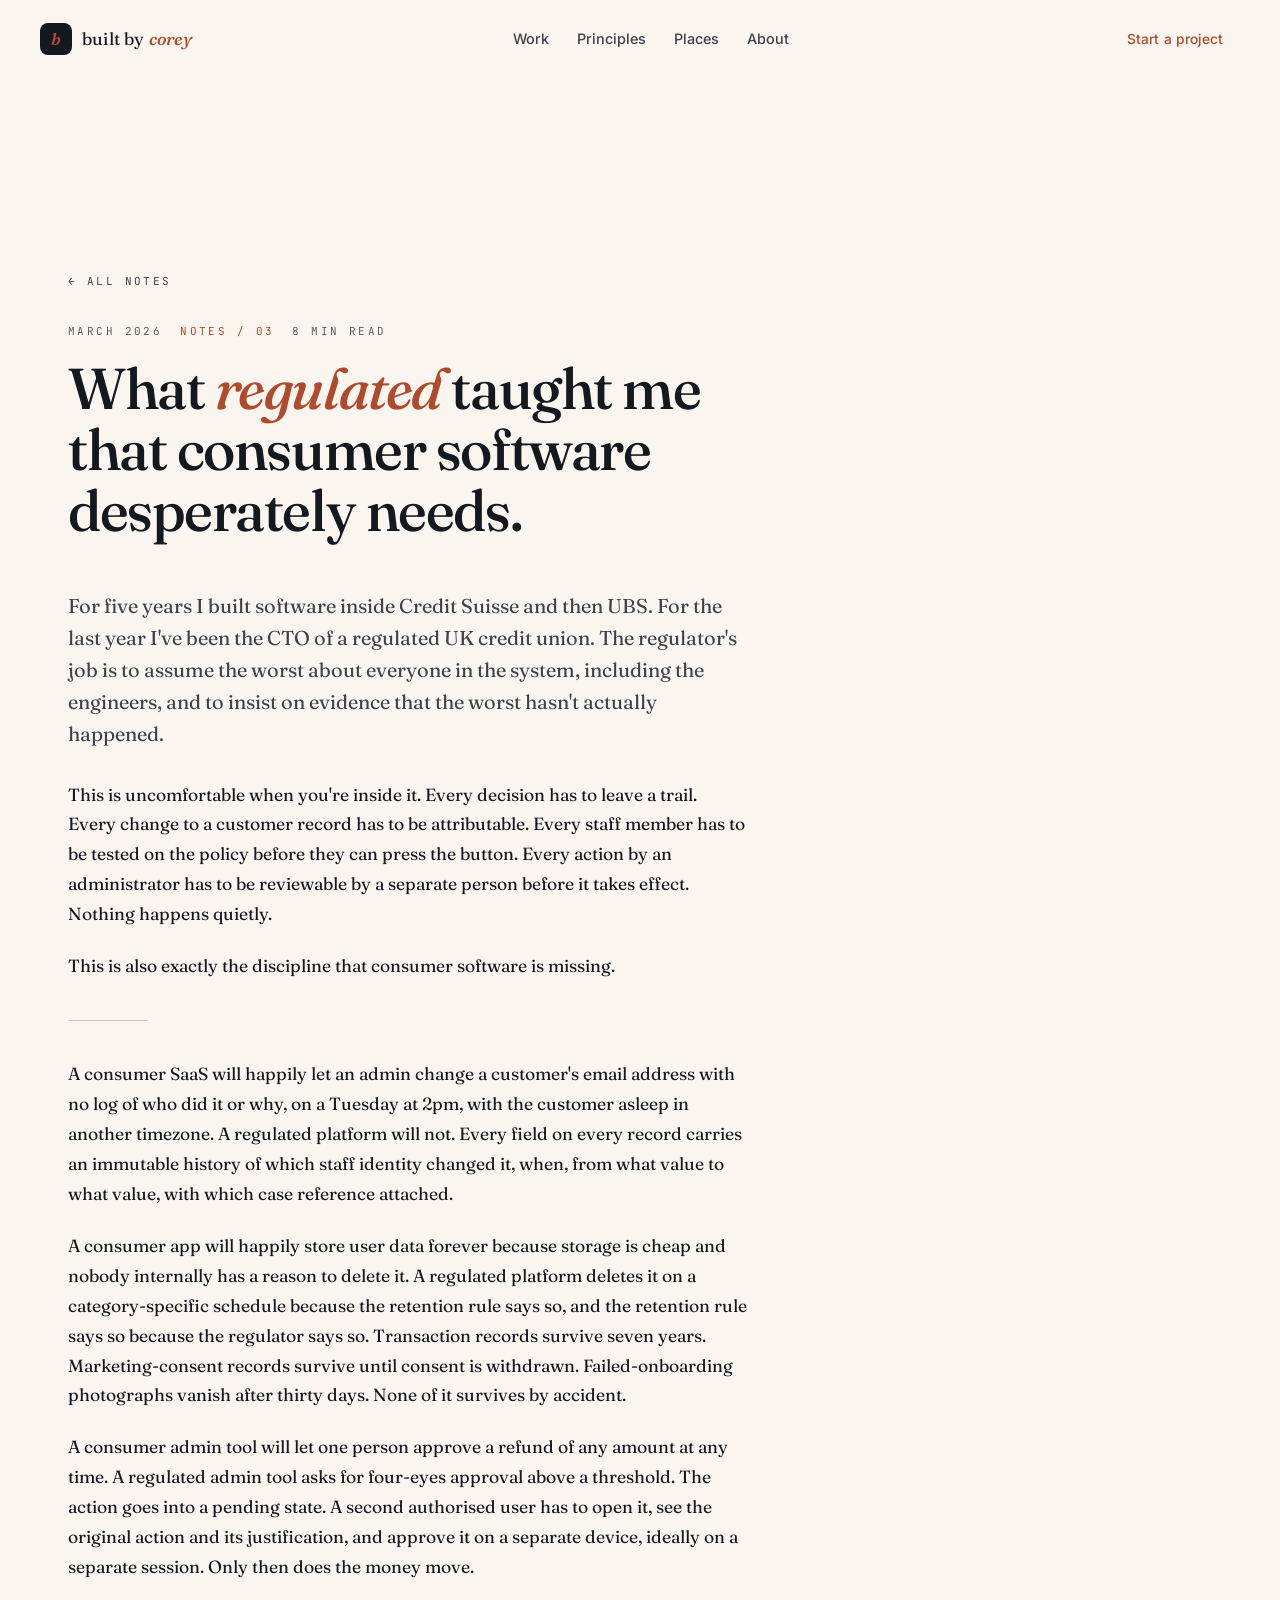
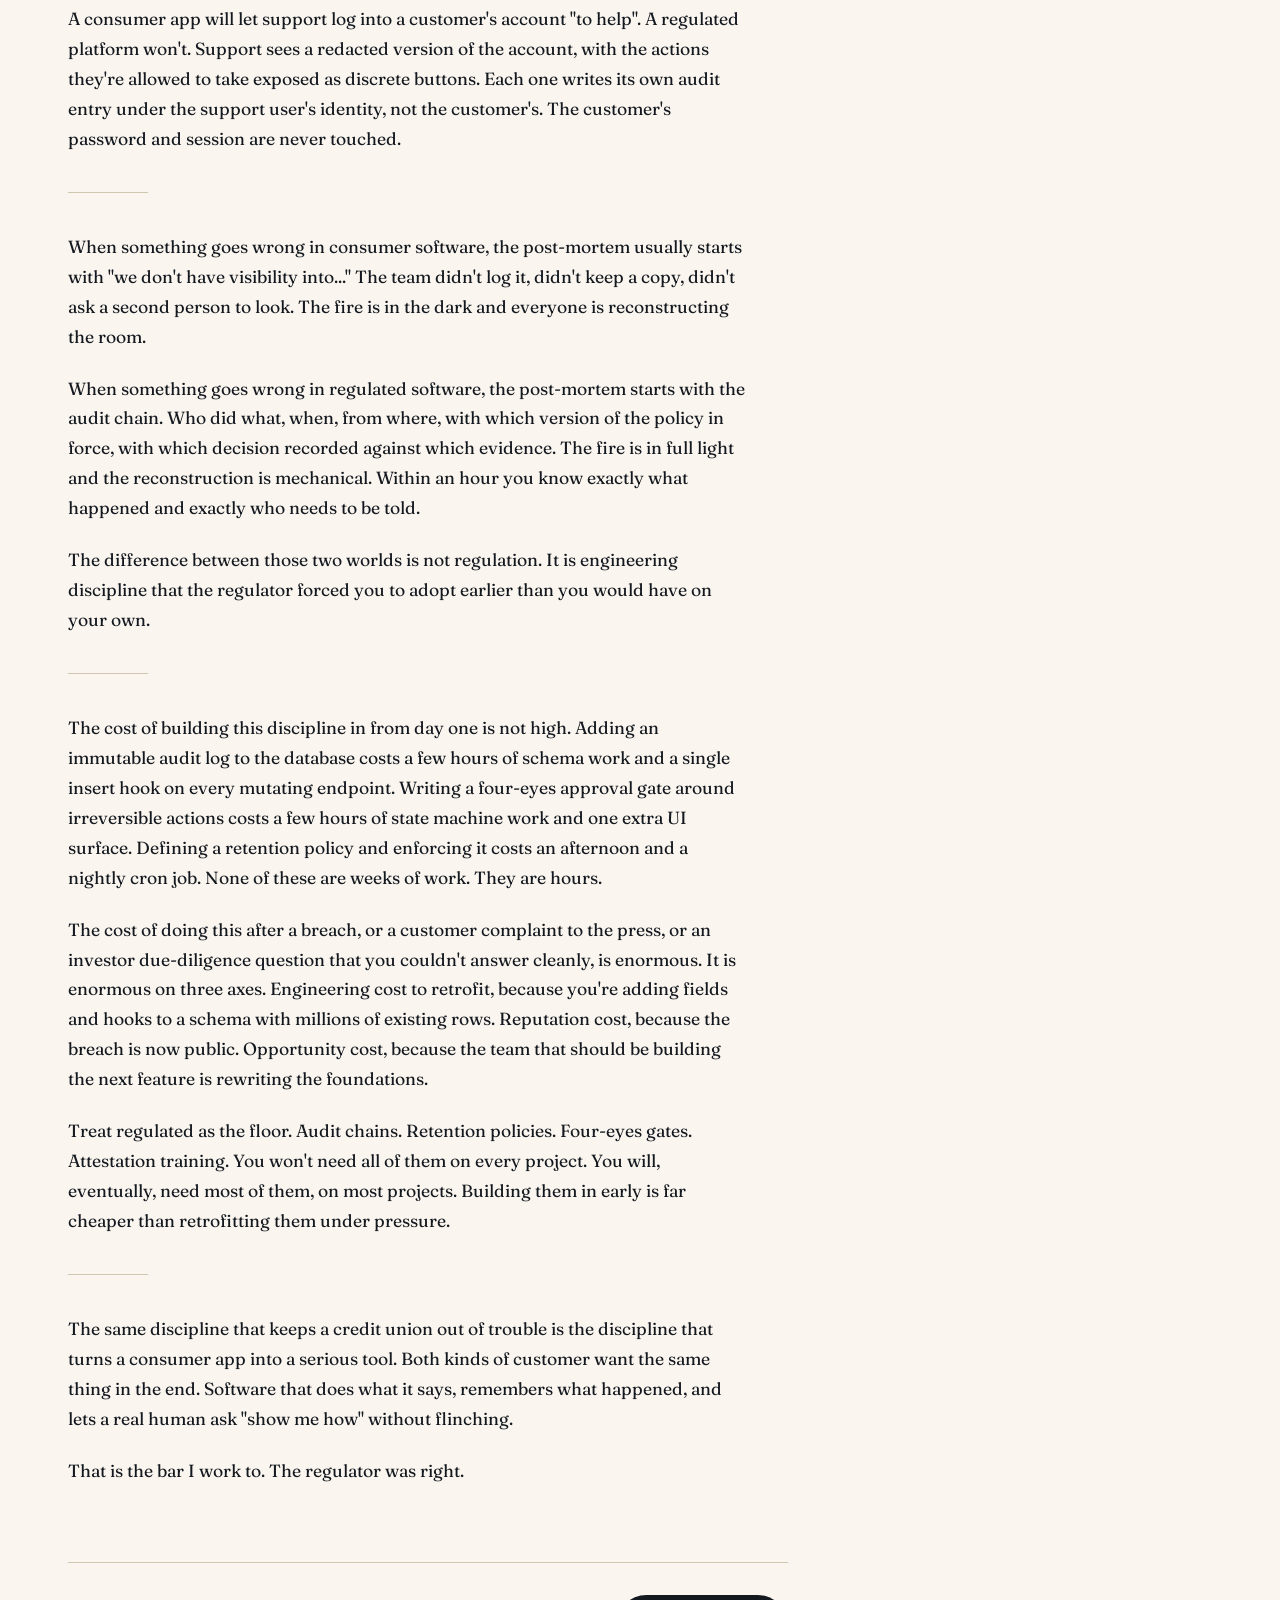
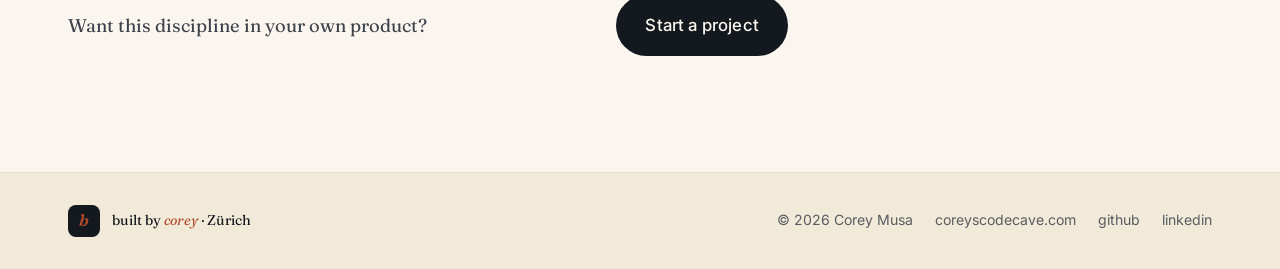
<file: notes/regulated-discipline.html>
<!DOCTYPE html>
<html lang="en-GB">
<head>
  <meta charset="UTF-8" />
  <meta name="viewport" content="width=device-width, initial-scale=1" />
  <title>What regulated taught me that consumer software desperately needs · Built by Corey</title>
  <meta name="description" content="What five years inside regulated wealth platforms taught me about audit chains, retention policies, and four-eyes approvals — and why consumer software keeps relearning these the hard way." />
  <meta property="og:title" content="What regulated taught me that consumer software desperately needs" />
  <meta property="og:description" content="What regulated wealth platforms taught me about audit chains, retention policies, and four-eyes approvals, and why consumer software keeps relearning these the hard way." />
  <meta property="og:type" content="article" />
  <meta property="og:url" content="https://builtbycorey.com/notes/regulated-discipline" />
  <meta property="og:image" content="https://builtbycorey.com/assets/og/note-regulated-discipline.jpg" />
  <meta property="og:image:width" content="1200" />
  <meta property="og:image:height" content="630" />
  <meta name="twitter:card" content="summary_large_image" />
  <meta name="twitter:image" content="https://builtbycorey.com/assets/og/note-regulated-discipline.jpg" />
  <link rel="canonical" href="https://builtbycorey.com/notes/regulated-discipline" />
  <meta name="theme-color" content="#faf6ef" />
  <link rel="icon" type="image/svg+xml" href="/favicon.svg" />
  <link rel="apple-touch-icon" href="/apple-touch-icon.png" />
  <link rel="preconnect" href="https://fonts.googleapis.com" />
  <link rel="preconnect" href="https://fonts.gstatic.com" crossorigin />
  <link href="https://fonts.googleapis.com/css2?family=Fraunces:ital,opsz,wght@0,9..144,400;0,9..144,500;0,9..144,600;1,9..144,400;1,9..144,500&family=Inter:wght@400;500;600&family=JetBrains+Mono:wght@400;500&display=swap" rel="stylesheet" />
  <link rel="stylesheet" href="/styles.css?v=2026-05-18g" />
  <style>
    .essay { padding-top: clamp(48px, 6vw, 72px); }
    .essay-back { display: inline-flex; align-items: center; gap: 8px; font-family: var(--ff-mono); font-size: 11px; letter-spacing: 0.22em; text-transform: uppercase; color: var(--ink-mid); margin-bottom: 32px; }
    .essay-back:hover { color: var(--accent); }
    .essay-head { max-width: 720px; margin-bottom: 48px; }
    .essay-meta { font-family: var(--ff-mono); font-size: 11px; letter-spacing: 0.22em; text-transform: uppercase; color: var(--ink-soft); margin-bottom: 18px; display: flex; gap: 18px; flex-wrap: wrap; }
    .essay-meta .essay-tag { color: var(--accent); }
    .essay-head h1 { font-family: var(--ff-display); font-weight: 500; font-size: clamp(2.2rem, 4.6vw, 3.6rem); line-height: 1.06; letter-spacing: -0.025em; color: var(--ink); margin: 0; }
    .essay-head h1 em { font-style: italic; color: var(--accent); font-weight: 500; }
    .essay-body { max-width: 680px; font-size: 1.1rem; line-height: 1.7; color: var(--ink); font-family: var(--ff-display); font-weight: 400; }
    .essay-body p { margin: 0 0 1.25em; }
    .essay-body p.lede { font-size: 1.25rem; line-height: 1.6; color: var(--ink-mid); margin-bottom: 1.5em; }
    .essay-body i { font-style: italic; }
    .essay-body b { font-weight: 600; color: var(--ink); }
    .essay-rule { border: 0; border-top: 1px solid var(--rule-strong); margin: 2.2em 0; max-width: 80px; }
    .essay-tail { max-width: 720px; margin-top: clamp(56px, 6vw, 80px); padding-top: 32px; border-top: 1px solid var(--rule-strong); display: flex; align-items: center; justify-content: space-between; flex-wrap: wrap; gap: 20px; }
    .essay-tail p { margin: 0; color: var(--ink-mid); font-family: var(--ff-display); font-size: 1.15rem; max-width: 32ch; }
  </style>
</head>
<body>

  <a class="skip-link" href="#essay">Skip to essay</a>

  <header class="nav">
    <div class="wrap nav-inner">
      <a href="/" class="brand">
        <span class="brand-mark">b</span>
        <span class="brand-word">built by <em>corey</em></span>
      </a>
      <nav class="nav-links" aria-label="Primary">
        <a href="/#work">Work</a>
        <a href="/#process">Principles</a>
        <a href="/#places">Places</a>
        <a href="/#about">About</a>
      </nav>
      <a class="btn btn-sm" href="/#contact">Start a project</a>
    </div>
  </header>

  <main class="essay" id="essay">
    <section class="section">
      <div class="wrap">
        <a class="essay-back" href="/#notes">&larr; All notes</a>

        <header class="essay-head">
          <div class="essay-meta">
            <span>March 2026</span>
            <span class="essay-tag">Notes / 03</span>
            <span>8 min read</span>
          </div>
          <h1>What <em>regulated</em> taught me that consumer software desperately needs.</h1>
        </header>

        <article class="essay-body">
          <p class="lede">
            For five years I built software inside Credit Suisse and then UBS. For the last year I've been the CTO of a regulated UK credit union. The regulator's job is to assume the worst about everyone in the system, including the engineers, and to insist on evidence that the worst hasn't actually happened.
          </p>

          <p>This is uncomfortable when you're inside it. Every decision has to leave a trail. Every change to a customer record has to be attributable. Every staff member has to be tested on the policy before they can press the button. Every action by an administrator has to be reviewable by a separate person before it takes effect. Nothing happens quietly.</p>

          <p>This is also exactly the discipline that consumer software is missing.</p>

          <hr class="essay-rule" />

          <p>A consumer SaaS will happily let an admin change a customer's email address with no log of who did it or why, on a Tuesday at 2pm, with the customer asleep in another timezone. A regulated platform will not. Every field on every record carries an immutable history of which staff identity changed it, when, from what value to what value, with which case reference attached.</p>

          <p>A consumer app will happily store user data forever because storage is cheap and nobody internally has a reason to delete it. A regulated platform deletes it on a category-specific schedule because the retention rule says so, and the retention rule says so because the regulator says so. Transaction records survive seven years. Marketing-consent records survive until consent is withdrawn. Failed-onboarding photographs vanish after thirty days. None of it survives by accident.</p>

          <p>A consumer admin tool will let one person approve a refund of any amount at any time. A regulated admin tool asks for four-eyes approval above a threshold. The action goes into a pending state. A second authorised user has to open it, see the original action and its justification, and approve it on a separate device, ideally on a separate session. Only then does the money move.</p>

          <p>A consumer app will let support log into a customer's account "to help". A regulated platform won't. Support sees a redacted version of the account, with the actions they're allowed to take exposed as discrete buttons. Each one writes its own audit entry under the support user's identity, not the customer's. The customer's password and session are never touched.</p>

          <hr class="essay-rule" />

          <p>When something goes wrong in consumer software, the post-mortem usually starts with "we don't have visibility into..." The team didn't log it, didn't keep a copy, didn't ask a second person to look. The fire is in the dark and everyone is reconstructing the room.</p>

          <p>When something goes wrong in regulated software, the post-mortem starts with the audit chain. Who did what, when, from where, with which version of the policy in force, with which decision recorded against which evidence. The fire is in full light and the reconstruction is mechanical. Within an hour you know exactly what happened and exactly who needs to be told.</p>

          <p>The difference between those two worlds is not regulation. It is engineering discipline that the regulator forced you to adopt earlier than you would have on your own.</p>

          <hr class="essay-rule" />

          <p>The cost of building this discipline in from day one is not high. Adding an immutable audit log to the database costs a few hours of schema work and a single insert hook on every mutating endpoint. Writing a four-eyes approval gate around irreversible actions costs a few hours of state machine work and one extra UI surface. Defining a retention policy and enforcing it costs an afternoon and a nightly cron job. None of these are weeks of work. They are hours.</p>

          <p>The cost of doing this after a breach, or a customer complaint to the press, or an investor due-diligence question that you couldn't answer cleanly, is enormous. It is enormous on three axes. Engineering cost to retrofit, because you're adding fields and hooks to a schema with millions of existing rows. Reputation cost, because the breach is now public. Opportunity cost, because the team that should be building the next feature is rewriting the foundations.</p>

          <p>Treat regulated as the floor. Audit chains. Retention policies. Four-eyes gates. Attestation training. You won't need all of them on every project. You will, eventually, need most of them, on most projects. Building them in early is far cheaper than retrofitting them under pressure.</p>

          <hr class="essay-rule" />

          <p>The same discipline that keeps a credit union out of trouble is the discipline that turns a consumer app into a serious tool. Both kinds of customer want the same thing in the end. Software that does what it says, remembers what happened, and lets a real human ask "show me how" without flinching.</p>

          <p>That is the bar I work to. The regulator was right.</p>
        </article>

        <div class="essay-tail">
          <p>Want this discipline in your own product?</p>
          <a class="btn btn-primary btn-lg" href="/#contact">Start a project</a>
        </div>

      </div>
    </section>
  </main>

  <footer class="foot">
    <div class="wrap foot-inner">
      <div class="foot-brand">
        <span class="brand-mark">b</span>
        <span>built by <em>corey</em> &middot; Z&uuml;rich</span>
      </div>
      <div class="foot-meta">
        <span>&copy; <span id="year">2026</span> Corey Musa</span>
        <a href="https://coreyscodecave.com" target="_blank" rel="noopener">coreyscodecave.com</a>
        <a href="https://github.com/coeymusa" target="_blank" rel="noopener">github</a>
        <a href="https://linkedin.com/in/corey-musa" target="_blank" rel="noopener">linkedin</a>
      </div>
    </div>
  </footer>

  <script>
    document.getElementById('year').textContent = new Date().getFullYear();
    const nav = document.querySelector('.nav');
    const onScroll = () => nav.classList.toggle('is-scrolled', window.scrollY > 24);
    window.addEventListener('scroll', onScroll, { passive: true });
    onScroll();
  </script>

</body>
</html>
</file>
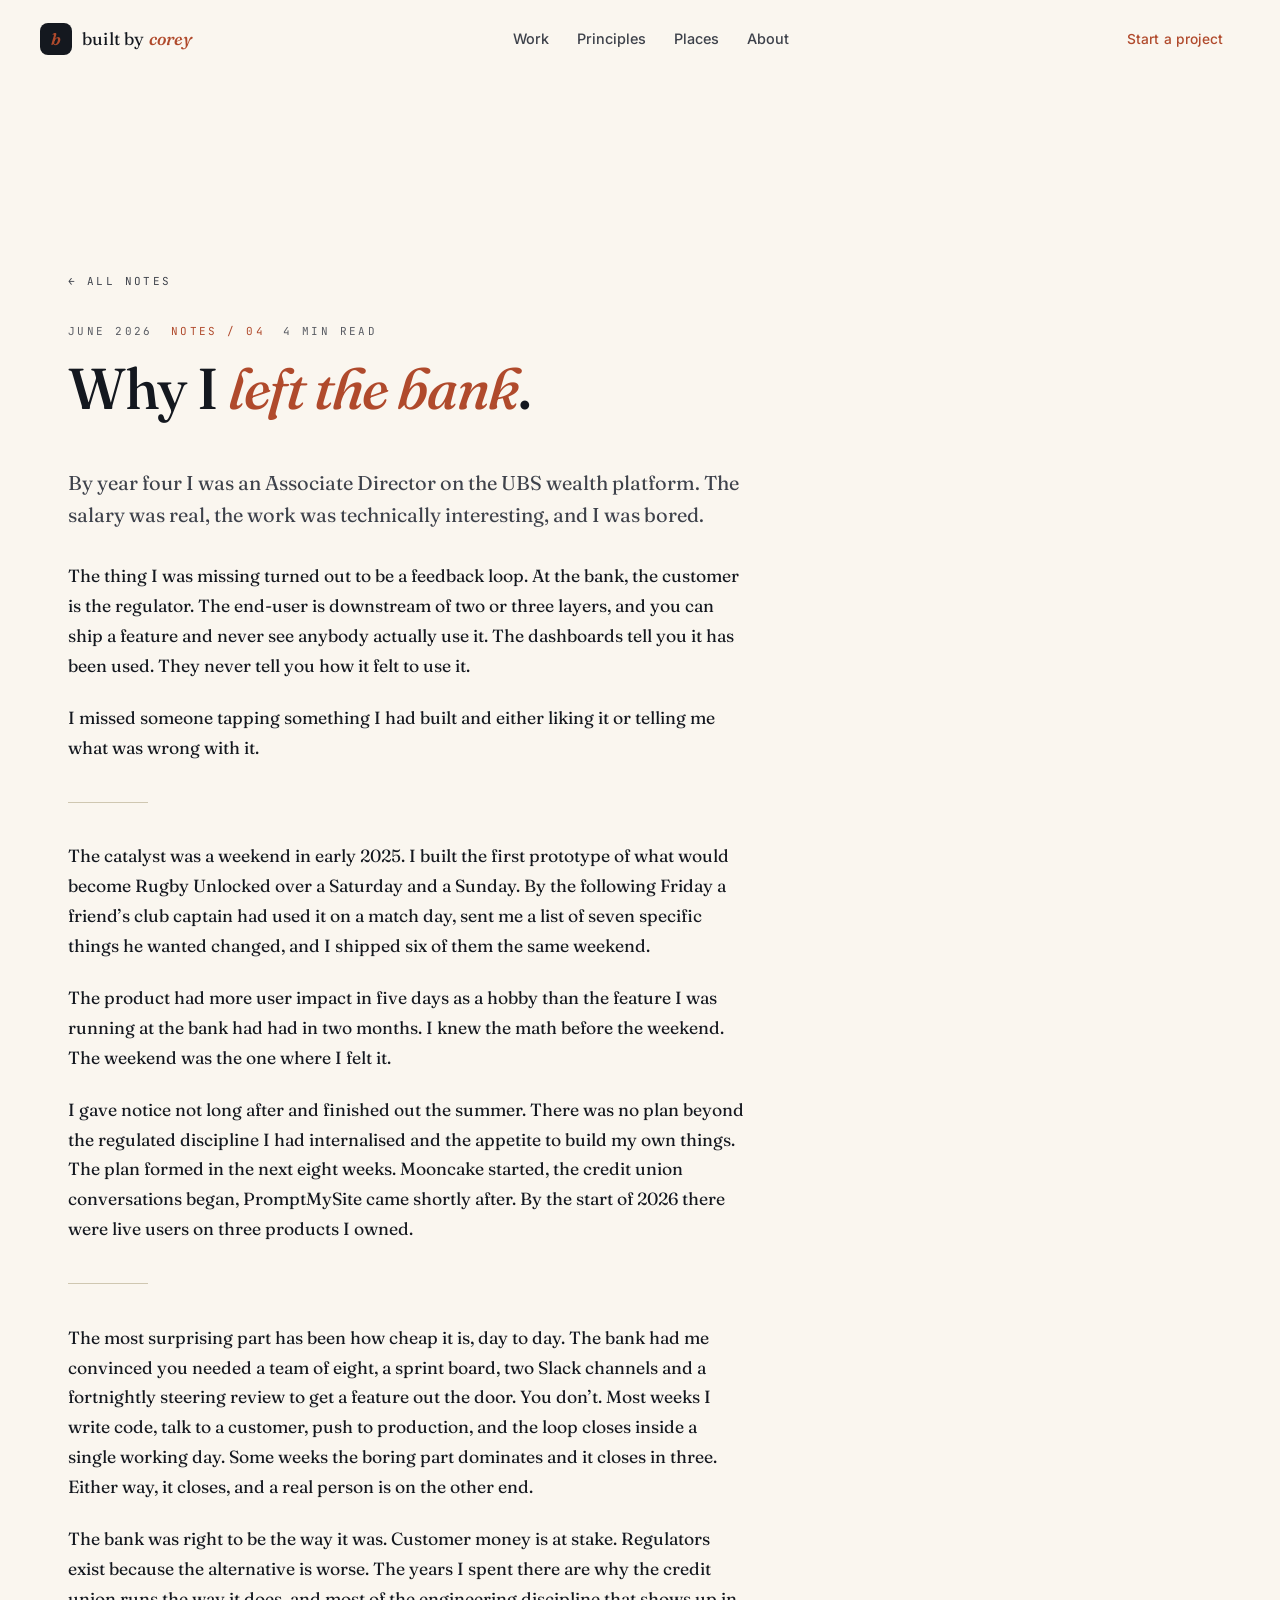
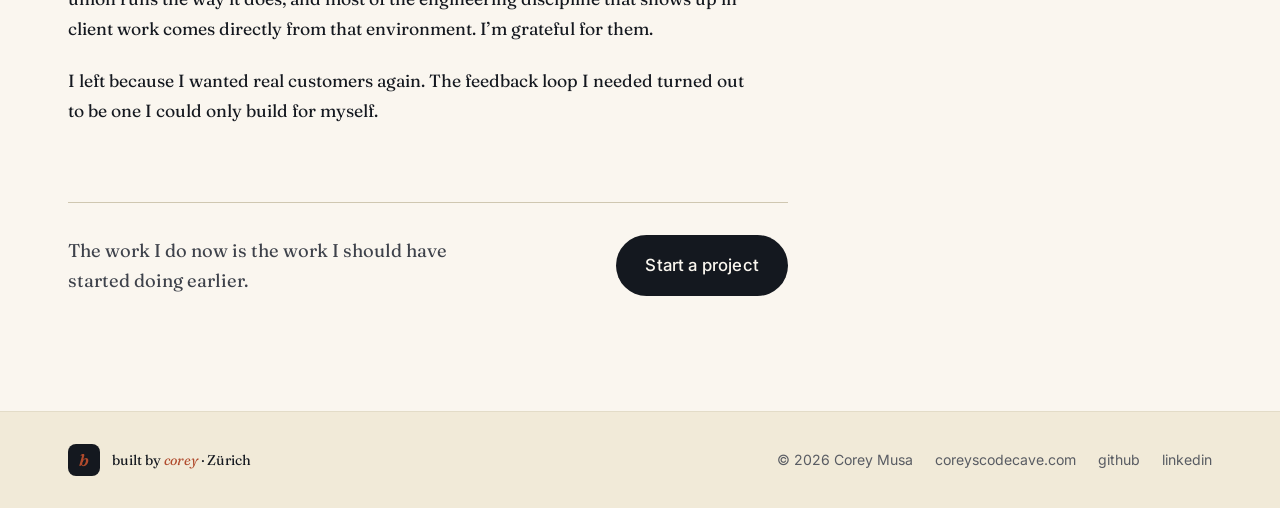
<file: notes/why-i-left-the-bank.html>
<!DOCTYPE html>
<html lang="en-GB">
<head>
  <meta charset="UTF-8" />
  <meta name="viewport" content="width=device-width, initial-scale=1" />
  <title>Why I left the bank · Built by Corey</title>
  <meta name="description" content="An honest account of why I left a Director seat at UBS, the slow erosion that pushed me, and what an independent studio gives me back." />
  <meta property="og:title" content="Why I left the bank" />
  <meta property="og:description" content="An honest account of why I left a Director seat at UBS, what the bank taught me, and what an independent studio gives me back." />
  <meta property="og:type" content="article" />
  <meta property="og:url" content="https://builtbycorey.com/notes/why-i-left-the-bank" />
  <meta property="og:image" content="https://builtbycorey.com/assets/og/note-why-i-left-the-bank.jpg" />
  <meta property="og:image:width" content="1200" />
  <meta property="og:image:height" content="630" />
  <meta name="twitter:card" content="summary_large_image" />
  <meta name="twitter:image" content="https://builtbycorey.com/assets/og/note-why-i-left-the-bank.jpg" />
  <link rel="canonical" href="https://builtbycorey.com/notes/why-i-left-the-bank" />
  <meta name="theme-color" content="#faf6ef" />
  <link rel="icon" type="image/svg+xml" href="/favicon.svg" />
  <link rel="apple-touch-icon" href="/apple-touch-icon.png" />
  <link rel="preconnect" href="https://fonts.googleapis.com" />
  <link rel="preconnect" href="https://fonts.gstatic.com" crossorigin />
  <link rel="preload" as="style" href="https://fonts.googleapis.com/css2?family=Fraunces:ital,opsz,wght@0,9..144,400;0,9..144,500;0,9..144,600;1,9..144,400;1,9..144,500&family=Inter:wght@400;500;600&family=JetBrains+Mono:wght@400;500&display=swap" />
  <link rel="stylesheet" href="https://fonts.googleapis.com/css2?family=Fraunces:ital,opsz,wght@0,9..144,400;0,9..144,500;0,9..144,600;1,9..144,400;1,9..144,500&family=Inter:wght@400;500;600&family=JetBrains+Mono:wght@400;500&display=swap" media="print" onload="this.media='all'" />
  <noscript><link rel="stylesheet" href="https://fonts.googleapis.com/css2?family=Fraunces:ital,opsz,wght@0,9..144,400;0,9..144,500;0,9..144,600;1,9..144,400;1,9..144,500&family=Inter:wght@400;500;600&family=JetBrains+Mono:wght@400;500&display=swap" /></noscript>
  <link rel="stylesheet" href="/styles.css?v=2026-05-18m" />
  <style>
    .essay { padding-top: clamp(48px, 6vw, 72px); }
    .essay-back { display: inline-flex; align-items: center; gap: 8px; font-family: var(--ff-mono); font-size: 11px; letter-spacing: 0.22em; text-transform: uppercase; color: var(--ink-mid); margin-bottom: 32px; }
    .essay-back:hover { color: var(--accent); }
    .essay-head { max-width: 720px; margin-bottom: 48px; }
    .essay-meta { font-family: var(--ff-mono); font-size: 11px; letter-spacing: 0.22em; text-transform: uppercase; color: var(--ink-soft); margin-bottom: 18px; display: flex; gap: 18px; flex-wrap: wrap; }
    .essay-meta .essay-tag { color: var(--accent); }
    .essay-head h1 { font-family: var(--ff-display); font-weight: 500; font-size: clamp(2.2rem, 4.6vw, 3.6rem); line-height: 1.06; letter-spacing: -0.025em; color: var(--ink); margin: 0; }
    .essay-head h1 em { font-style: italic; color: var(--accent); font-weight: 500; }
    .essay-body { max-width: 680px; font-size: 1.1rem; line-height: 1.7; color: var(--ink); font-family: var(--ff-display); font-weight: 400; }
    .essay-body p { margin: 0 0 1.25em; }
    .essay-body p.lede { font-size: 1.25rem; line-height: 1.6; color: var(--ink-mid); margin-bottom: 1.5em; }
    .essay-body i { font-style: italic; }
    .essay-body b { font-weight: 600; color: var(--ink); }
    .essay-rule { border: 0; border-top: 1px solid var(--rule-strong); margin: 2.2em 0; max-width: 80px; }
    .essay-tail { max-width: 720px; margin-top: clamp(56px, 6vw, 80px); padding-top: 32px; border-top: 1px solid var(--rule-strong); display: flex; align-items: center; justify-content: space-between; flex-wrap: wrap; gap: 20px; }
    .essay-tail p { margin: 0; color: var(--ink-mid); font-family: var(--ff-display); font-size: 1.15rem; max-width: 32ch; }
  </style>
</head>
<body>

  <a class="skip-link" href="#essay">Skip to essay</a>

  <header class="nav">
    <div class="wrap nav-inner">
      <a href="/" class="brand">
        <span class="brand-mark">b</span>
        <span class="brand-word">built by <em>corey</em></span>
      </a>
      <nav class="nav-links" aria-label="Primary">
        <a href="/#work">Work</a>
        <a href="/#process">Principles</a>
        <a href="/#places">Places</a>
        <a href="/#about">About</a>
      </nav>
      <a class="btn btn-sm" href="/#contact">Start a project</a>
    </div>
  </header>

  <main class="essay" id="essay">
    <section class="section">
      <div class="wrap">
        <a class="essay-back" href="/#notes">&larr; All notes</a>

        <header class="essay-head">
          <div class="essay-meta">
            <span>June 2026</span>
            <span class="essay-tag">Notes / 04</span>
            <span>4 min read</span>
          </div>
          <h1>Why I <em>left the bank</em>.</h1>
        </header>

        <article class="essay-body">
          <p class="lede">
            By year four I was an Associate Director on the UBS wealth platform. The salary was real, the work was technically interesting, and I was bored.
          </p>

          <p>The thing I was missing turned out to be a feedback loop. At the bank, the customer is the regulator. The end-user is downstream of two or three layers, and you can ship a feature and never see anybody actually use it. The dashboards tell you it has been used. They never tell you how it felt to use it.</p>

          <p>I missed someone tapping something I had built and either liking it or telling me what was wrong with it.</p>

          <hr class="essay-rule" />

          <p>The catalyst was a weekend in early 2025. I built the first prototype of what would become Rugby Unlocked over a Saturday and a Sunday. By the following Friday a friend&rsquo;s club captain had used it on a match day, sent me a list of seven specific things he wanted changed, and I shipped six of them the same weekend.</p>

          <p>The product had more user impact in five days as a hobby than the feature I was running at the bank had had in two months. I knew the math before the weekend. The weekend was the one where I felt it.</p>

          <p>I gave notice not long after and finished out the summer. There was no plan beyond the regulated discipline I had internalised and the appetite to build my own things. The plan formed in the next eight weeks. Mooncake started, the credit union conversations began, PromptMySite came shortly after. By the start of 2026 there were live users on three products I owned.</p>

          <hr class="essay-rule" />

          <p>The most surprising part has been how cheap it is, day to day. The bank had me convinced you needed a team of eight, a sprint board, two Slack channels and a fortnightly steering review to get a feature out the door. You don&rsquo;t. Most weeks I write code, talk to a customer, push to production, and the loop closes inside a single working day. Some weeks the boring part dominates and it closes in three. Either way, it closes, and a real person is on the other end.</p>

          <p>The bank was right to be the way it was. Customer money is at stake. Regulators exist because the alternative is worse. The years I spent there are why the credit union runs the way it does, and most of the engineering discipline that shows up in client work comes directly from that environment. I&rsquo;m grateful for them.</p>

          <p>I left because I wanted real customers again. The feedback loop I needed turned out to be one I could only build for myself.</p>
        </article>

        <div class="essay-tail">
          <p>The work I do now is the work I should have started doing earlier.</p>
          <a class="btn btn-primary btn-lg" href="/#contact">Start a project</a>
        </div>

      </div>
    </section>
  </main>

  <footer class="foot">
    <div class="wrap foot-inner">
      <div class="foot-brand">
        <span class="brand-mark">b</span>
        <span>built by <em>corey</em> &middot; Z&uuml;rich</span>
      </div>
      <div class="foot-meta">
        <span>&copy; <span id="year">2026</span> Corey Musa</span>
        <a href="https://coreyscodecave.com" target="_blank" rel="noopener">coreyscodecave.com</a>
        <a href="https://github.com/coeymusa" target="_blank" rel="noopener">github</a>
        <a href="https://linkedin.com/in/corey-musa" target="_blank" rel="noopener">linkedin</a>
      </div>
    </div>
  </footer>

  <script>
    document.getElementById('year').textContent = new Date().getFullYear();
    const nav = document.querySelector('.nav');
    const onScroll = () => nav.classList.toggle('is-scrolled', window.scrollY > 24);
    window.addEventListener('scroll', onScroll, { passive: true });
    onScroll();
  </script>

</body>
</html>
</file>
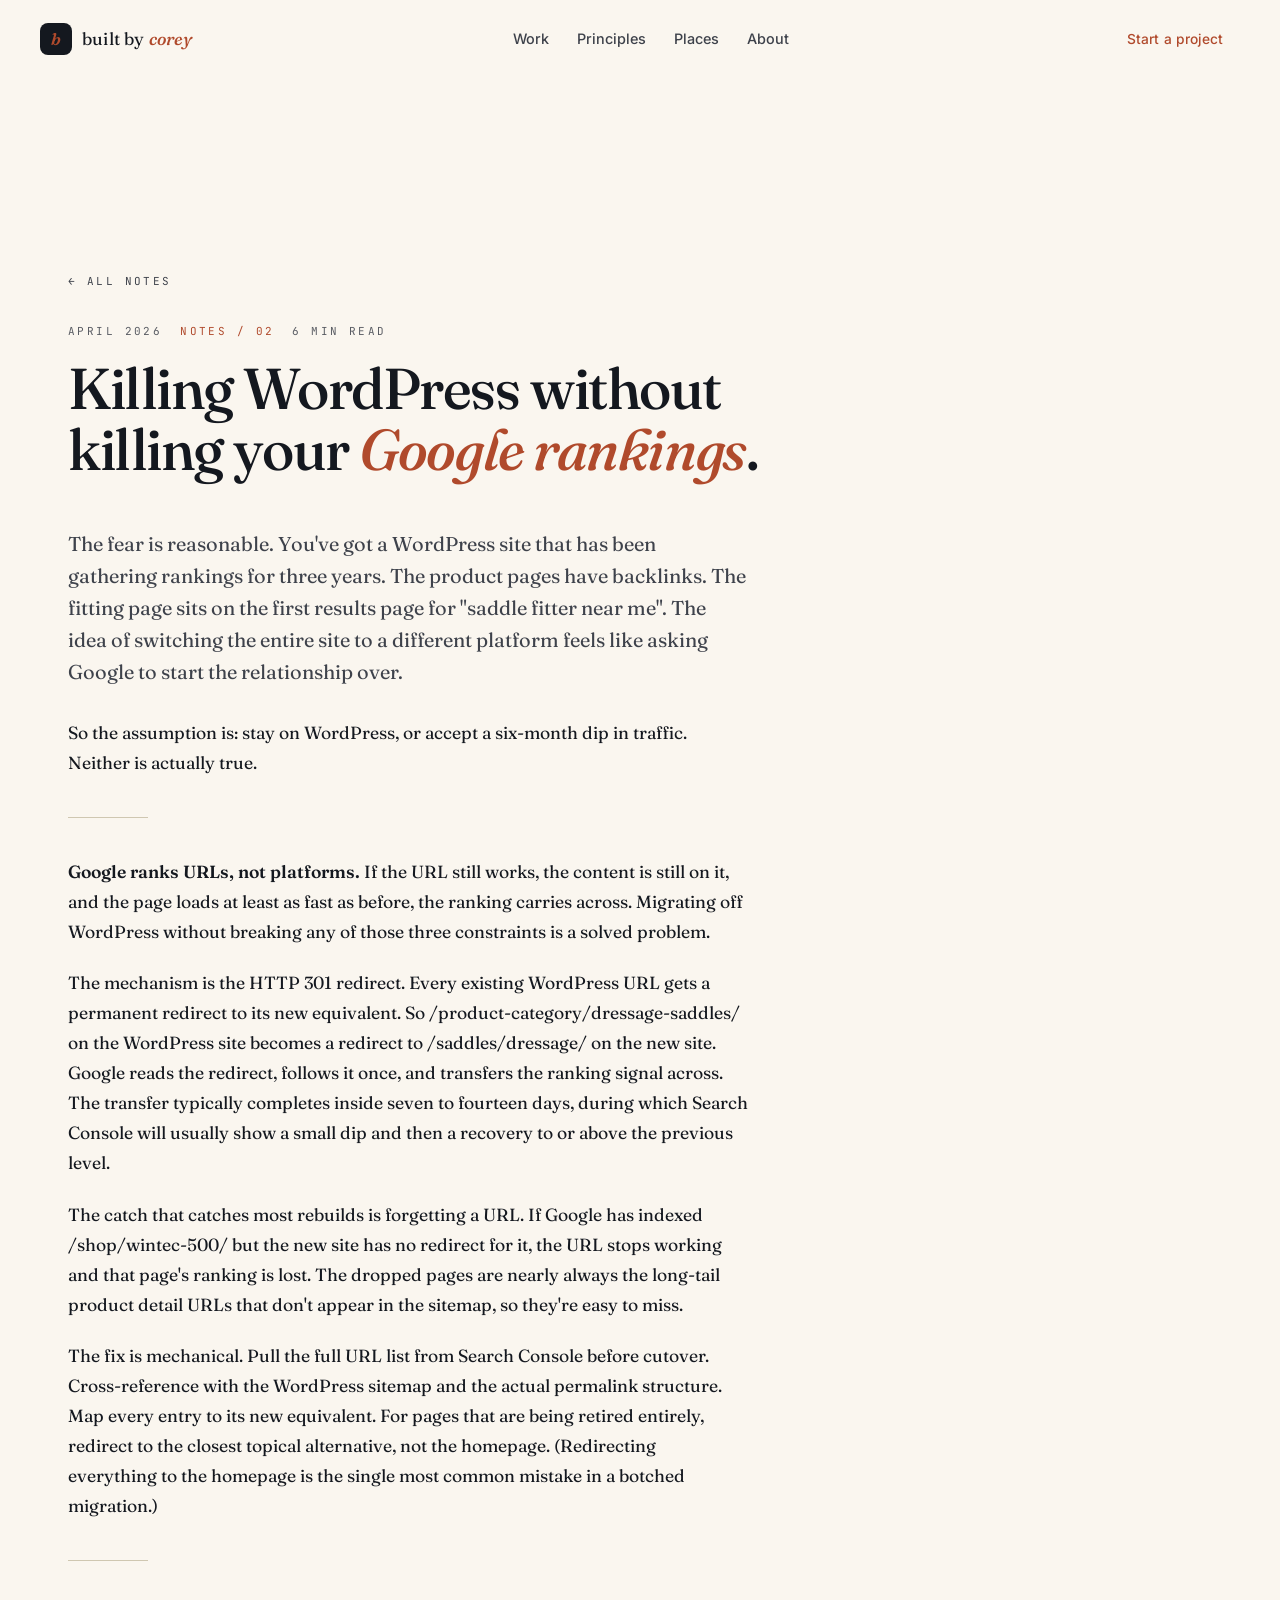
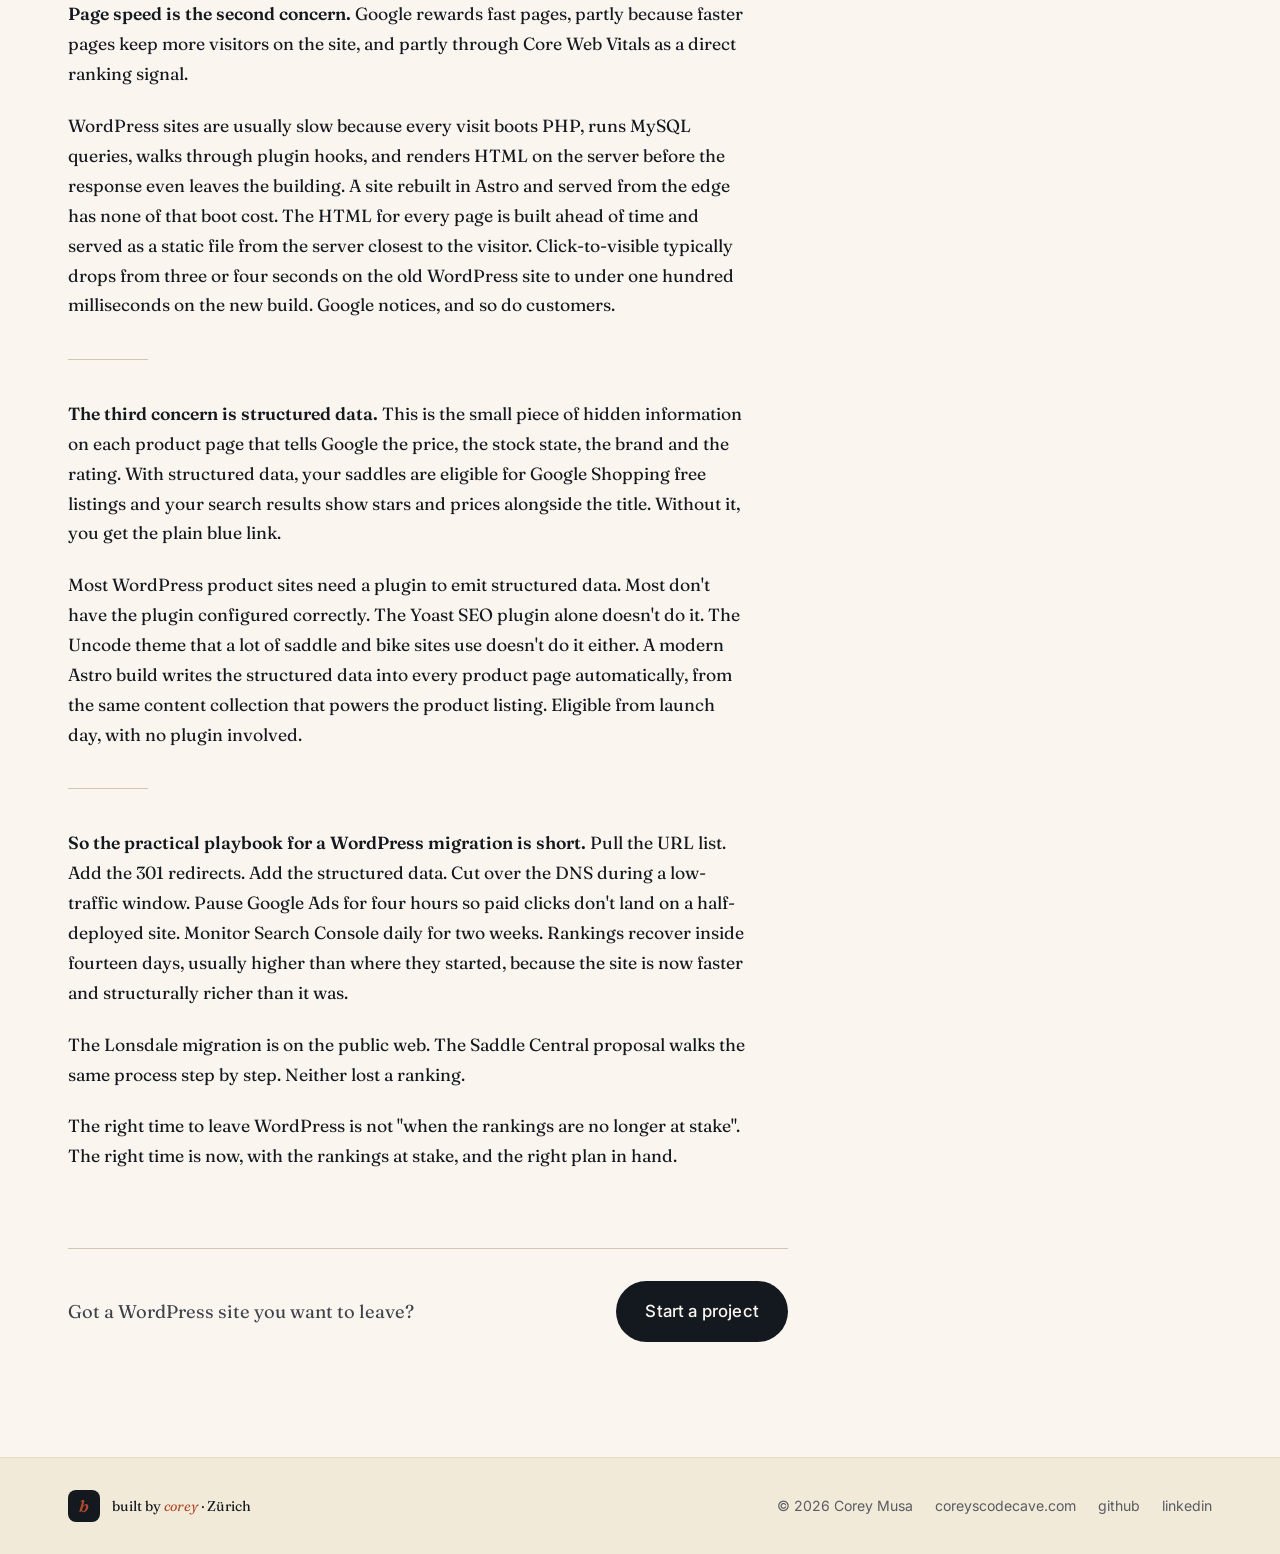
<file: notes/wordpress-rankings.html>
<!DOCTYPE html>
<html lang="en-GB">
<head>
  <meta charset="UTF-8" />
  <meta name="viewport" content="width=device-width, initial-scale=1" />
  <title>Killing WordPress without killing your Google rankings · Built by Corey</title>
  <meta name="description" content="The practical mechanics of migrating off WordPress without losing your Google rankings. 301 redirects, structured data, Search Console monitoring, and what actually happens in the two weeks after cutover." />
  <meta property="og:title" content="Killing WordPress without killing your Google rankings" />
  <meta property="og:description" content="The practical mechanics of migrating off WordPress without losing your Google rankings. 301s, structured data, and what actually happens in the two weeks after cutover." />
  <meta property="og:type" content="article" />
  <meta property="og:url" content="https://builtbycorey.com/notes/wordpress-rankings" />
  <meta property="og:image" content="https://builtbycorey.com/assets/og/note-wordpress-rankings.jpg" />
  <meta property="og:image:width" content="1200" />
  <meta property="og:image:height" content="630" />
  <meta name="twitter:card" content="summary_large_image" />
  <meta name="twitter:image" content="https://builtbycorey.com/assets/og/note-wordpress-rankings.jpg" />
  <link rel="canonical" href="https://builtbycorey.com/notes/wordpress-rankings" />
  <meta name="theme-color" content="#faf6ef" />
  <link rel="icon" type="image/svg+xml" href="/favicon.svg" />
  <link rel="apple-touch-icon" href="/apple-touch-icon.png" />
  <link rel="preconnect" href="https://fonts.googleapis.com" />
  <link rel="preconnect" href="https://fonts.gstatic.com" crossorigin />
  <link href="https://fonts.googleapis.com/css2?family=Fraunces:ital,opsz,wght@0,9..144,400;0,9..144,500;0,9..144,600;1,9..144,400;1,9..144,500&family=Inter:wght@400;500;600&family=JetBrains+Mono:wght@400;500&display=swap" rel="stylesheet" />
  <link rel="stylesheet" href="/styles.css?v=2026-05-18g" />
  <style>
    .essay { padding-top: clamp(48px, 6vw, 72px); }
    .essay-back { display: inline-flex; align-items: center; gap: 8px; font-family: var(--ff-mono); font-size: 11px; letter-spacing: 0.22em; text-transform: uppercase; color: var(--ink-mid); margin-bottom: 32px; }
    .essay-back:hover { color: var(--accent); }
    .essay-head { max-width: 720px; margin-bottom: 48px; }
    .essay-meta { font-family: var(--ff-mono); font-size: 11px; letter-spacing: 0.22em; text-transform: uppercase; color: var(--ink-soft); margin-bottom: 18px; display: flex; gap: 18px; flex-wrap: wrap; }
    .essay-meta .essay-tag { color: var(--accent); }
    .essay-head h1 { font-family: var(--ff-display); font-weight: 500; font-size: clamp(2.2rem, 4.6vw, 3.6rem); line-height: 1.06; letter-spacing: -0.025em; color: var(--ink); margin: 0; }
    .essay-head h1 em { font-style: italic; color: var(--accent); font-weight: 500; }
    .essay-body { max-width: 680px; font-size: 1.1rem; line-height: 1.7; color: var(--ink); font-family: var(--ff-display); font-weight: 400; }
    .essay-body p { margin: 0 0 1.25em; }
    .essay-body p.lede { font-size: 1.25rem; line-height: 1.6; color: var(--ink-mid); margin-bottom: 1.5em; }
    .essay-body i { font-style: italic; }
    .essay-body b { font-weight: 600; color: var(--ink); }
    .essay-rule { border: 0; border-top: 1px solid var(--rule-strong); margin: 2.2em 0; max-width: 80px; }
    .essay-tail { max-width: 720px; margin-top: clamp(56px, 6vw, 80px); padding-top: 32px; border-top: 1px solid var(--rule-strong); display: flex; align-items: center; justify-content: space-between; flex-wrap: wrap; gap: 20px; }
    .essay-tail p { margin: 0; color: var(--ink-mid); font-family: var(--ff-display); font-size: 1.15rem; max-width: 32ch; }
  </style>
</head>
<body>

  <a class="skip-link" href="#essay">Skip to essay</a>

  <header class="nav">
    <div class="wrap nav-inner">
      <a href="/" class="brand">
        <span class="brand-mark">b</span>
        <span class="brand-word">built by <em>corey</em></span>
      </a>
      <nav class="nav-links" aria-label="Primary">
        <a href="/#work">Work</a>
        <a href="/#process">Principles</a>
        <a href="/#places">Places</a>
        <a href="/#about">About</a>
      </nav>
      <a class="btn btn-sm" href="/#contact">Start a project</a>
    </div>
  </header>

  <main class="essay" id="essay">
    <section class="section">
      <div class="wrap">
        <a class="essay-back" href="/#notes">&larr; All notes</a>

        <header class="essay-head">
          <div class="essay-meta">
            <span>April 2026</span>
            <span class="essay-tag">Notes / 02</span>
            <span>6 min read</span>
          </div>
          <h1>Killing WordPress without killing your <em>Google rankings</em>.</h1>
        </header>

        <article class="essay-body">
          <p class="lede">
            The fear is reasonable. You've got a WordPress site that has been gathering rankings for three years. The product pages have backlinks. The fitting page sits on the first results page for "saddle fitter near me". The idea of switching the entire site to a different platform feels like asking Google to start the relationship over.
          </p>

          <p>So the assumption is: stay on WordPress, or accept a six-month dip in traffic. Neither is actually true.</p>

          <hr class="essay-rule" />

          <p><b>Google ranks URLs, not platforms.</b> If the URL still works, the content is still on it, and the page loads at least as fast as before, the ranking carries across. Migrating off WordPress without breaking any of those three constraints is a solved problem.</p>

          <p>The mechanism is the HTTP 301 redirect. Every existing WordPress URL gets a permanent redirect to its new equivalent. So /product-category/dressage-saddles/ on the WordPress site becomes a redirect to /saddles/dressage/ on the new site. Google reads the redirect, follows it once, and transfers the ranking signal across. The transfer typically completes inside seven to fourteen days, during which Search Console will usually show a small dip and then a recovery to or above the previous level.</p>

          <p>The catch that catches most rebuilds is forgetting a URL. If Google has indexed /shop/wintec-500/ but the new site has no redirect for it, the URL stops working and that page's ranking is lost. The dropped pages are nearly always the long-tail product detail URLs that don't appear in the sitemap, so they're easy to miss.</p>

          <p>The fix is mechanical. Pull the full URL list from Search Console before cutover. Cross-reference with the WordPress sitemap and the actual permalink structure. Map every entry to its new equivalent. For pages that are being retired entirely, redirect to the closest topical alternative, not the homepage. (Redirecting everything to the homepage is the single most common mistake in a botched migration.)</p>

          <hr class="essay-rule" />

          <p><b>Page speed is the second concern.</b> Google rewards fast pages, partly because faster pages keep more visitors on the site, and partly through Core Web Vitals as a direct ranking signal.</p>

          <p>WordPress sites are usually slow because every visit boots PHP, runs MySQL queries, walks through plugin hooks, and renders HTML on the server before the response even leaves the building. A site rebuilt in Astro and served from the edge has none of that boot cost. The HTML for every page is built ahead of time and served as a static file from the server closest to the visitor. Click-to-visible typically drops from three or four seconds on the old WordPress site to under one hundred milliseconds on the new build. Google notices, and so do customers.</p>

          <hr class="essay-rule" />

          <p><b>The third concern is structured data.</b> This is the small piece of hidden information on each product page that tells Google the price, the stock state, the brand and the rating. With structured data, your saddles are eligible for Google Shopping free listings and your search results show stars and prices alongside the title. Without it, you get the plain blue link.</p>

          <p>Most WordPress product sites need a plugin to emit structured data. Most don't have the plugin configured correctly. The Yoast SEO plugin alone doesn't do it. The Uncode theme that a lot of saddle and bike sites use doesn't do it either. A modern Astro build writes the structured data into every product page automatically, from the same content collection that powers the product listing. Eligible from launch day, with no plugin involved.</p>

          <hr class="essay-rule" />

          <p><b>So the practical playbook for a WordPress migration is short.</b> Pull the URL list. Add the 301 redirects. Add the structured data. Cut over the DNS during a low-traffic window. Pause Google Ads for four hours so paid clicks don't land on a half-deployed site. Monitor Search Console daily for two weeks. Rankings recover inside fourteen days, usually higher than where they started, because the site is now faster and structurally richer than it was.</p>

          <p>The Lonsdale migration is on the public web. The Saddle Central proposal walks the same process step by step. Neither lost a ranking.</p>

          <p>The right time to leave WordPress is not "when the rankings are no longer at stake". The right time is now, with the rankings at stake, and the right plan in hand.</p>
        </article>

        <div class="essay-tail">
          <p>Got a WordPress site you want to leave?</p>
          <a class="btn btn-primary btn-lg" href="/#contact">Start a project</a>
        </div>

      </div>
    </section>
  </main>

  <footer class="foot">
    <div class="wrap foot-inner">
      <div class="foot-brand">
        <span class="brand-mark">b</span>
        <span>built by <em>corey</em> &middot; Z&uuml;rich</span>
      </div>
      <div class="foot-meta">
        <span>&copy; <span id="year">2026</span> Corey Musa</span>
        <a href="https://coreyscodecave.com" target="_blank" rel="noopener">coreyscodecave.com</a>
        <a href="https://github.com/coeymusa" target="_blank" rel="noopener">github</a>
        <a href="https://linkedin.com/in/corey-musa" target="_blank" rel="noopener">linkedin</a>
      </div>
    </div>
  </footer>

  <script>
    document.getElementById('year').textContent = new Date().getFullYear();
    const nav = document.querySelector('.nav');
    const onScroll = () => nav.classList.toggle('is-scrolled', window.scrollY > 24);
    window.addEventListener('scroll', onScroll, { passive: true });
    onScroll();
  </script>

</body>
</html>
</file>
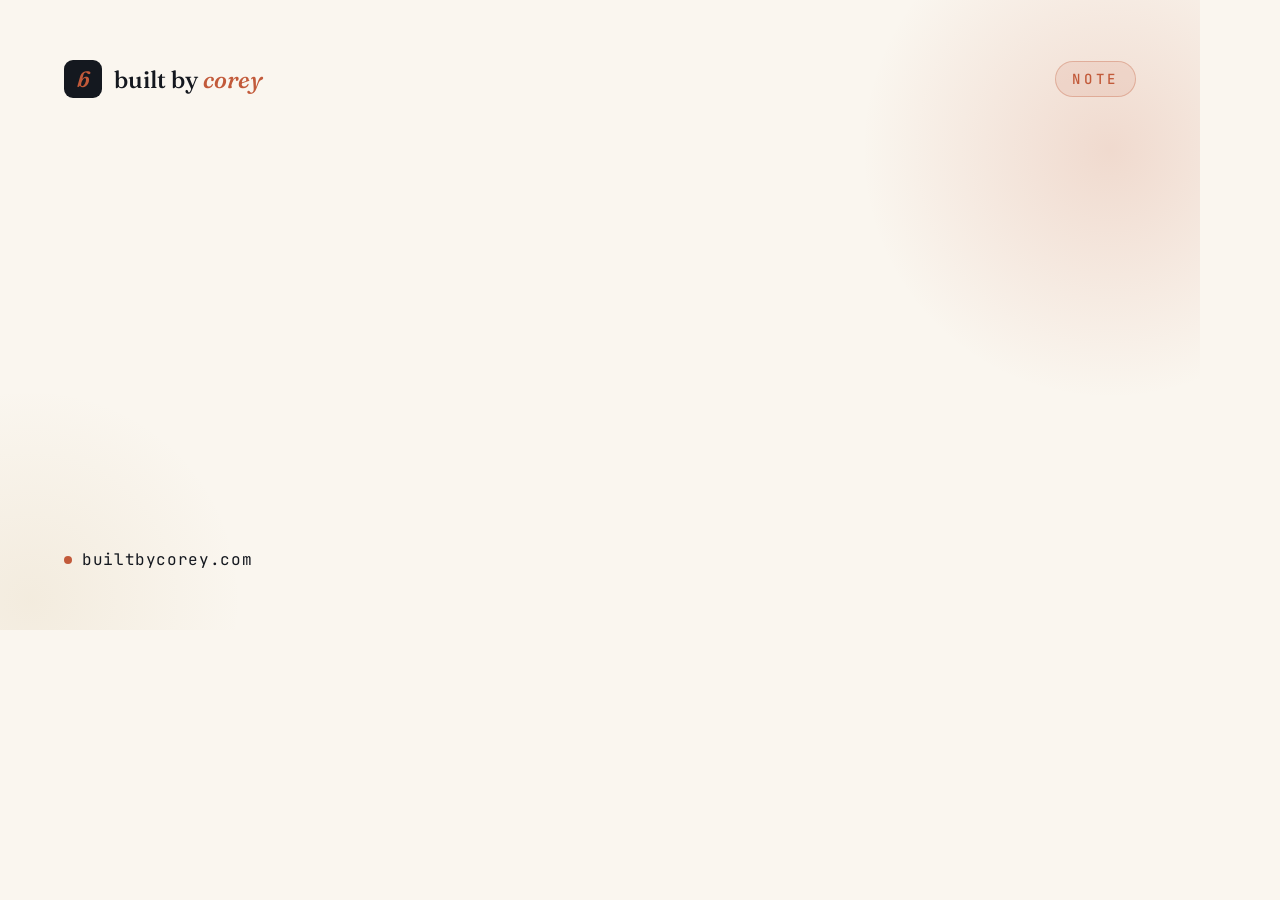
<file: scripts/og-page-template.html>
<!DOCTYPE html>
<html lang="en-GB">
<head>
<meta charset="UTF-8" />
<title>OG card</title>
<link rel="preconnect" href="https://fonts.googleapis.com" />
<link rel="preconnect" href="https://fonts.gstatic.com" crossorigin />
<link href="https://fonts.googleapis.com/css2?family=Fraunces:ital,opsz,wght@0,9..144,500;0,9..144,600;0,9..144,700;1,9..144,500;1,9..144,600&family=Inter:wght@400;500;600&family=JetBrains+Mono:wght@500&display=swap" rel="stylesheet" />
<style>
  * { box-sizing: border-box; margin: 0; padding: 0; }
  html, body { width: 1200px; height: 630px; overflow: hidden; background: #faf6ef; color: #14181f; font-family: 'Inter', system-ui, sans-serif; -webkit-font-smoothing: antialiased; }

  .card {
    width: 1200px; height: 630px;
    display: flex; flex-direction: column;
    justify-content: space-between;
    padding: 60px 64px;
    position: relative;
    overflow: hidden;
  }
  .card::before {
    content: '';
    position: absolute;
    top: -120px; right: -180px;
    width: 540px; height: 540px;
    border-radius: 50%;
    background: radial-gradient(circle, rgba(194,90,58,0.18), transparent 65%);
  }
  .card::after {
    content: '';
    position: absolute;
    bottom: -200px; left: -200px;
    width: 460px; height: 460px;
    border-radius: 50%;
    background: radial-gradient(circle, rgba(182,144,74,0.10), transparent 65%);
  }
  .top {
    display: flex; align-items: center; justify-content: space-between;
    position: relative; z-index: 1;
  }
  .brand {
    display: inline-flex; align-items: center; gap: 12px;
    font-family: 'Fraunces', Georgia, serif;
    font-size: 24px; font-weight: 500;
    color: #14181f;
  }
  .brand em { font-style: italic; color: #c25a3a; font-weight: 500; }
  .brand-mark {
    display: inline-flex; align-items: center; justify-content: center;
    width: 38px; height: 38px;
    border-radius: 9px;
    background: #14181f; color: #c25a3a;
    font-family: 'Fraunces', serif;
    font-style: italic; font-weight: 600;
    font-size: 22px; line-height: 1;
  }
  .tag {
    font-family: 'JetBrains Mono', ui-monospace, monospace;
    font-size: 14px;
    letter-spacing: 0.26em;
    text-transform: uppercase;
    color: #c25a3a;
    font-weight: 500;
    background: rgba(194,90,58,0.10);
    padding: 8px 16px;
    border-radius: 999px;
    border: 1px solid rgba(194,90,58,0.32);
  }

  .body {
    position: relative; z-index: 1;
    display: flex; flex-direction: column; gap: 22px;
    max-width: 1000px;
  }
  h1 {
    font-family: 'Fraunces', Georgia, serif;
    font-weight: 500;
    font-size: 68px;
    line-height: 1.05;
    letter-spacing: -0.025em;
    color: #14181f;
  }
  h1 em { font-style: italic; color: #c25a3a; font-weight: 500; }
  .sub {
    font-family: 'Fraunces', Georgia, serif;
    font-size: 22px;
    line-height: 1.45;
    color: #4a4f5a;
    max-width: 56ch;
  }

  .bottom {
    display: flex; justify-content: space-between; align-items: center;
    position: relative; z-index: 1;
  }
  .url {
    display: inline-flex; align-items: center; gap: 10px;
    font-family: 'JetBrains Mono', monospace;
    font-size: 16px;
    letter-spacing: 0.04em;
    color: #14181f;
  }
  .url::before { content: ''; width: 8px; height: 8px; border-radius: 50%; background: #c25a3a; }
  .meta {
    font-family: 'JetBrains Mono', monospace;
    font-size: 13px;
    letter-spacing: 0.16em;
    text-transform: uppercase;
    color: #6c6f78;
  }

  /* Long-title variant: smaller heading. Toggled via class on .card. */
  .card.is-long h1 { font-size: 56px; }
  .card.is-xl h1 { font-size: 52px; line-height: 1.08; }
</style>
</head>
<body>
<div class="card" id="card">
  <div class="top">
    <div class="brand">
      <span class="brand-mark">b</span>
      <span>built by <em>corey</em></span>
    </div>
    <span class="tag" id="tag">Note · 01</span>
  </div>
  <div class="body">
    <h1 id="title">Title goes here</h1>
    <p class="sub" id="sub">Subtitle goes here.</p>
  </div>
  <div class="bottom">
    <div class="url" id="url">builtbycorey.com</div>
    <div class="meta" id="meta">May 2026</div>
  </div>
</div>
<script>
  const p = new URLSearchParams(location.search);
  const title = p.get('title') || '';
  const tag = p.get('tag') || 'Note';
  const sub = p.get('sub') || '';
  const url = p.get('url') || 'builtbycorey.com';
  const meta = p.get('meta') || '';
  document.getElementById('title').innerHTML = title;
  document.getElementById('tag').textContent = tag;
  document.getElementById('sub').textContent = sub;
  document.getElementById('url').textContent = url;
  document.getElementById('meta').textContent = meta;
  // Auto-shrink long titles.
  const card = document.getElementById('card');
  if (title.length > 70) card.classList.add('is-xl');
  else if (title.length > 50) card.classList.add('is-long');
</script>
</body>
</html>
</file>
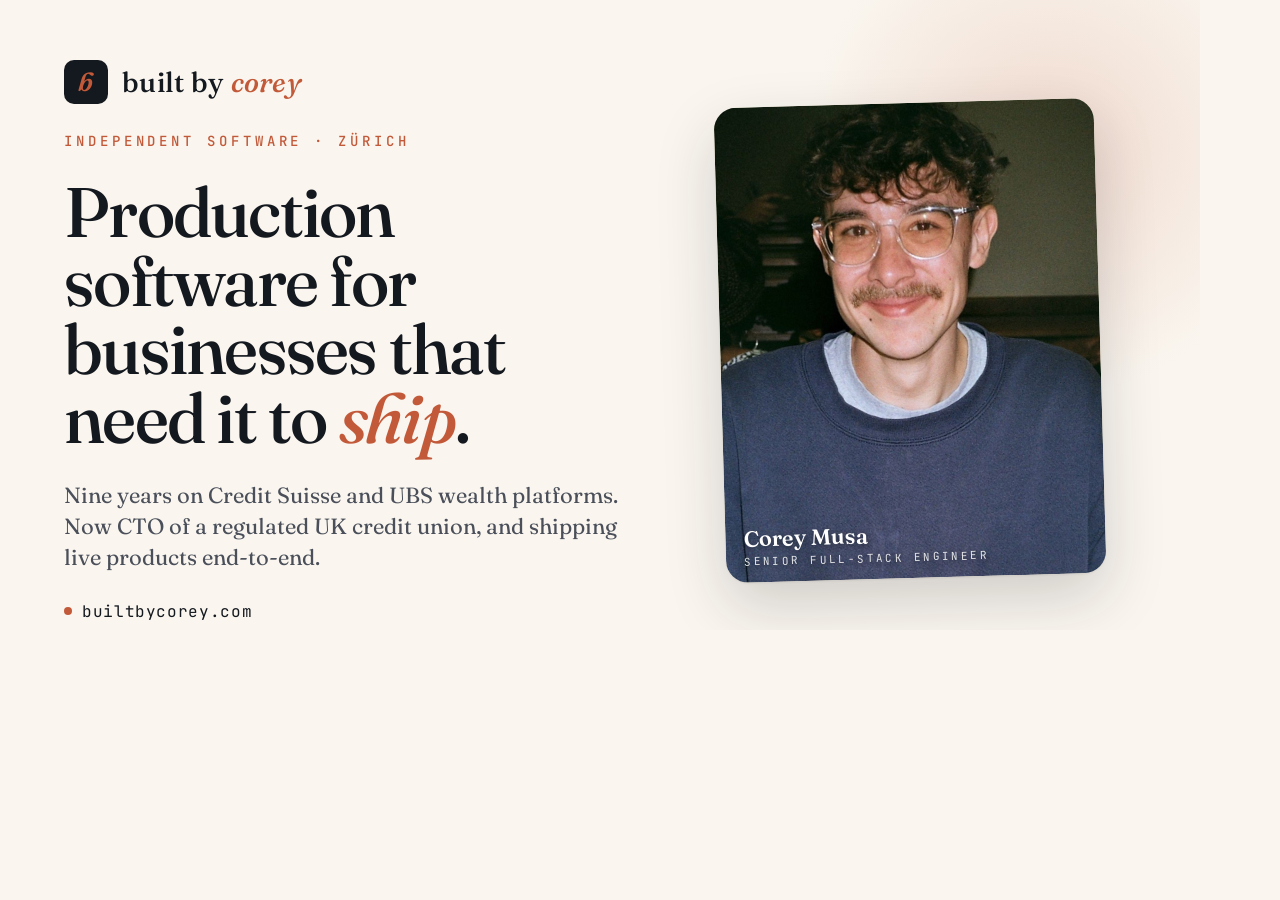
<file: scripts/og.html>
<!DOCTYPE html>
<html lang="en-GB">
<head>
<meta charset="UTF-8" />
<title>OG card</title>
<link rel="preconnect" href="https://fonts.googleapis.com" />
<link rel="preconnect" href="https://fonts.gstatic.com" crossorigin />
<link href="https://fonts.googleapis.com/css2?family=Fraunces:ital,opsz,wght@0,9..144,500;0,9..144,600;1,9..144,500&family=Inter:wght@400;500;600&family=JetBrains+Mono:wght@500&display=swap" rel="stylesheet" />
<style>
  * { box-sizing: border-box; margin: 0; padding: 0; }
  html, body { width: 1200px; height: 630px; overflow: hidden; }
  body {
    background: #faf6ef;
    color: #14181f;
    font-family: 'Inter', system-ui, sans-serif;
    -webkit-font-smoothing: antialiased;
  }
  .card {
    width: 1200px; height: 630px;
    display: grid;
    grid-template-columns: 1.25fr 1fr;
    padding: 60px 64px;
    gap: 56px;
    position: relative;
    overflow: hidden;
  }
  .card::before {
    content: '';
    position: absolute;
    top: -120px; right: -120px;
    width: 540px; height: 540px;
    border-radius: 50%;
    background: radial-gradient(circle, rgba(194,90,58,0.18), transparent 65%);
  }
  .left { display: flex; flex-direction: column; gap: 28px; justify-content: center; position: relative; z-index: 1; }
  .brand {
    display: inline-flex; align-items: center; gap: 14px;
    font-family: 'Fraunces', Georgia, serif;
    font-size: 28px; font-weight: 500;
    letter-spacing: 0.01em;
    color: #14181f;
  }
  .brand em { font-style: italic; color: #c25a3a; font-weight: 500; }
  .brand-mark {
    display: inline-flex; align-items: center; justify-content: center;
    width: 44px; height: 44px;
    border-radius: 10px;
    background: #14181f; color: #c25a3a;
    font-family: 'Fraunces', serif;
    font-style: italic;
    font-weight: 600;
    font-size: 26px;
    line-height: 1;
  }
  .eyebrow {
    font-family: 'JetBrains Mono', ui-monospace, monospace;
    font-size: 14px;
    letter-spacing: 0.28em;
    text-transform: uppercase;
    color: #c25a3a;
    font-weight: 500;
  }
  h1 {
    font-family: 'Fraunces', Georgia, serif;
    font-weight: 500;
    font-size: 70px;
    line-height: 0.98;
    letter-spacing: -0.025em;
    color: #14181f;
  }
  h1 em { font-style: italic; color: #c25a3a; font-weight: 500; }
  .lede {
    font-family: 'Fraunces', Georgia, serif;
    font-size: 22px;
    line-height: 1.4;
    color: #4a4f5a;
    max-width: 48ch;
  }
  .url {
    margin-top: auto;
    display: inline-flex; align-items: center; gap: 10px;
    font-family: 'JetBrains Mono', monospace;
    font-size: 16px;
    letter-spacing: 0.04em;
    color: #14181f;
  }
  .url::before { content: ''; width: 8px; height: 8px; border-radius: 50%; background: #c25a3a; }

  .right {
    display: flex; align-items: center; justify-content: center;
    position: relative; z-index: 1;
  }
  .portrait {
    width: 380px;
    aspect-ratio: 4/5;
    border-radius: 22px;
    overflow: hidden;
    box-shadow: 0 1px 2px rgba(20,24,31,0.06), 0 24px 60px rgba(20,24,31,0.18);
    transform: rotate(-1.6deg);
    position: relative;
    background: #f1ead8;
  }
  .portrait img {
    width: 100%; height: 100%;
    object-fit: cover;
    object-position: 50% 35%;
  }
  .tag {
    position: absolute;
    left: 18px; bottom: 14px;
    color: #fff;
    font-family: 'Fraunces', Georgia, serif;
    font-size: 22px;
    font-weight: 600;
    text-shadow: 0 2px 6px rgba(0,0,0,0.45);
  }
  .tag span {
    display: block;
    font-family: 'JetBrains Mono', monospace;
    font-size: 11px;
    letter-spacing: 0.22em;
    text-transform: uppercase;
    color: rgba(255,255,255,0.85);
    font-weight: 400;
    margin-top: 2px;
  }
</style>
</head>
<body>
<div class="card">
  <div class="left">
    <div class="brand">
      <span class="brand-mark">b</span>
      <span>built by <em>corey</em></span>
    </div>
    <div class="eyebrow">Independent software · Zürich</div>
    <h1>Production software for businesses that need it to <em>ship</em>.</h1>
    <p class="lede">Nine years on Credit Suisse and UBS wealth platforms. Now CTO of a regulated UK credit union, and shipping live products end-to-end.</p>
    <div class="url">builtbycorey.com</div>
  </div>
  <div class="right">
    <div class="portrait">
      <img src="../assets/corey.jpg" alt="" />
      <div class="tag">Corey Musa<span>Senior full-stack engineer</span></div>
    </div>
  </div>
</div>
</body>
</html>
</file>
<file: styles.css>
/* ----------------------------------------------------------------------------
   builtbycorey.com — warm marketing landing
   Light/cream ground, deep ink type, terracotta accent. Distinct from
   coreyscodecave.com (dark/terminal) so the agency brand stands on its own.
---------------------------------------------------------------------------- */

:root {
  /* Surface */
  --bg:          #faf6ef;
  --bg-deep:     #f1ead8;
  --bg-paper:    #f4eee0;
  --bg-card:     #ffffff;
  --bg-ink:      #0d1219;

  /* Ink — chosen for WCAG AA contrast on the cream ground.
     ink-soft was #6c6f78 (3.9:1 — fails AA for small text). Now #595c63 (5.1:1). */
  --ink:         #14181f;
  --ink-mid:     #3e424b;
  --ink-soft:    #595c63;
  --ink-faint:   #8a909a;

  /* Accent — terracotta. Old #c25a3a failed WCAG AA on small text at 4.04:1.
     #b04a2c hits 5.1:1 on the cream ground while staying visually identical. */
  --accent:      #b04a2c;   /* terracotta */
  --accent-deep: #8c3920;
  --accent-soft: rgba(176, 74, 44, 0.12);
  --gold:        #b6904a;
  --gold-soft:   rgba(182, 144, 74, 0.16);

  /* Rule */
  --rule:        #e3dcc8;
  --rule-strong: #cfc7b1;

  /* Type */
  --ff-display:  "Fraunces", "Cormorant Garamond", Georgia, "Times New Roman", serif;
  --ff-body:     "Inter", system-ui, -apple-system, "Segoe UI", Roboto, sans-serif;
  --ff-mono:     "JetBrains Mono", ui-monospace, "Cascadia Mono", Consolas, monospace;

  --wrap: 1200px;
  --gutter: 28px;
  --radius: 14px;
  --shadow-soft: 0 1px 2px rgba(20, 24, 31, 0.04), 0 8px 24px rgba(20, 24, 31, 0.05);
  --shadow-card: 0 1px 2px rgba(20, 24, 31, 0.05), 0 12px 32px rgba(20, 24, 31, 0.07);
}

* { box-sizing: border-box; }
html, body { margin: 0; padding: 0; }
html {
  scroll-behavior: smooth;
  scroll-padding-top: 76px;     /* keeps anchor jumps clear of the sticky nav */
  -webkit-text-size-adjust: 100%;
}

/* Visible focus styles for keyboard users. Mouse users don't see them
   (browsers only emit :focus-visible on keyboard navigation). */
:focus { outline: none; }
:focus-visible {
  outline: 2px solid var(--accent);
  outline-offset: 3px;
  border-radius: 4px;
}
.btn:focus-visible, .pill-cloud li:focus-visible, .nav-links a:focus-visible {
  outline-offset: 4px;
}

/* Skip-to-content link for screen reader / keyboard users. */
.skip-link {
  position: absolute; left: -9999px; top: 0;
  z-index: 100;
  background: var(--ink); color: var(--bg);
  padding: 10px 16px; border-radius: 0 0 8px 0;
  font-family: var(--ff-mono); font-size: 12px;
  letter-spacing: 0.16em; text-transform: uppercase;
}
.skip-link:focus-visible { left: 0; color: var(--bg); outline-offset: -2px; }

body {
  background: var(--bg);
  color: var(--ink);
  font-family: var(--ff-body);
  font-size: 16.5px;
  line-height: 1.6;
  -webkit-font-smoothing: antialiased;
  -moz-osx-font-smoothing: grayscale;
  text-rendering: optimizeLegibility;
}

img { max-width: 100%; display: block; }
a { color: var(--accent); text-decoration: none; transition: color .15s ease; }
a:hover { color: var(--accent-deep); }

/* Inline body links inside prose: subtle underline so colour isn't the only cue.
   Buttons, nav, work cards, pills, FAQ summaries, and form links opt out. */
.essay-body a:not(.btn),
.faq-body a:not(.btn),
.about-copy p a:not(.btn),
.work-foot p a,
.cta-meta a {
  text-decoration: underline;
  text-decoration-color: rgba(194, 90, 58, 0.45);
  text-decoration-thickness: 1.5px;
  text-underline-offset: 3px;
}
.essay-body a:hover,
.faq-body a:hover,
.about-copy p a:hover,
.work-foot p a:hover,
.cta-meta a:hover {
  text-decoration-color: var(--accent-deep);
}

::selection { background: var(--accent); color: #fff; }

.wrap { max-width: var(--wrap); margin: 0 auto; padding: 0 var(--gutter); }

/* Section scaffolding */
.section { padding: clamp(72px, 9vw, 128px) 0; }
.bg-paper { background: var(--bg-paper); border-top: 1px solid var(--rule); border-bottom: 1px solid var(--rule); }

.eyebrow {
  font-family: var(--ff-mono);
  font-size: 11px;
  letter-spacing: 0.26em;
  text-transform: uppercase;
  color: var(--accent);
  font-weight: 500;
}

.display { font-family: var(--ff-display); font-weight: 500; letter-spacing: -0.02em; line-height: 1.04; color: var(--ink); margin: 0; }
.display em { font-style: italic; font-weight: 500; color: var(--accent); }

h1.display { font-size: clamp(2.6rem, 5.8vw, 4.7rem); }
h2.display, .h2 { font-size: clamp(2rem, 4.2vw, 3.2rem); margin-bottom: 1rem; }
h3 { font-family: var(--ff-display); font-weight: 600; font-size: 1.35rem; letter-spacing: -0.01em; margin: 0; color: var(--ink); }
h4 { font-family: var(--ff-display); font-weight: 600; font-size: 1.05rem; margin: 0; color: var(--ink); }

.lede {
  font-family: var(--ff-display);
  font-size: clamp(1.1rem, 1.5vw, 1.3rem);
  line-height: 1.5;
  color: var(--ink-mid);
  max-width: 720px;
}

.section-head { max-width: 780px; margin: 0 0 3rem; }
.section-head .rule { display: flex; align-items: center; gap: 1rem; margin-bottom: 1.25rem; }
.section-head .rule::after { content: ''; flex: 1; height: 1px; background: var(--rule-strong); }
.section-head .h2 { margin-bottom: 1.25rem; }

/* ----- Buttons ----- */
.btn {
  display: inline-flex; align-items: center; gap: 8px;
  padding: 12px 20px;
  border-radius: 999px;
  font-family: var(--ff-body); font-weight: 500; font-size: 0.95rem;
  letter-spacing: 0.01em;
  transition: transform .12s ease, background .15s ease, color .15s ease, box-shadow .15s ease;
  cursor: pointer; border: 1px solid transparent;
  white-space: nowrap;
}
.btn-primary { background: var(--ink); color: var(--bg); }
.btn-primary:hover { background: var(--accent); color: #fff; transform: translateY(-1px); }
.btn-ghost { background: transparent; color: var(--ink); border-color: var(--rule-strong); }
.btn-ghost:hover { border-color: var(--ink); color: var(--ink); background: var(--bg-deep); }
.btn-sm { padding: 9px 16px; font-size: 0.86rem; }
.btn-lg { padding: 16px 28px; font-size: 1.05rem; }
.link { color: var(--accent); font-weight: 500; }
.link:hover { color: var(--accent-deep); }

/* ----- Nav ----- */
.nav {
  position: sticky; top: 0; z-index: 50;
  background: rgba(250, 246, 239, 0.0);
  transition: background .2s ease, border-color .2s ease, box-shadow .2s ease;
  border-bottom: 1px solid transparent;
}
.nav.is-scrolled {
  background: rgba(250, 246, 239, 0.92);
  backdrop-filter: blur(12px);
  -webkit-backdrop-filter: blur(12px);
  border-bottom-color: var(--rule);
}
.nav-inner { display: flex; align-items: center; justify-content: space-between; gap: 24px; padding: 18px 0; }
.brand {
  display: inline-flex; align-items: center; gap: 10px;
  font-family: var(--ff-display); font-size: 1.1rem; color: var(--ink); letter-spacing: 0.01em;
}
.brand em { font-style: italic; font-weight: 500; color: var(--accent); }
.brand-mark {
  display: inline-flex; align-items: center; justify-content: center;
  width: 32px; height: 32px; border-radius: 8px;
  background: var(--ink); color: var(--accent);
  font-family: var(--ff-display); font-weight: 600; font-size: 1.05rem;
  font-style: italic; line-height: 1;
}
.nav-links { display: flex; gap: 28px; align-items: center; font-size: 0.9rem; }
.nav-links a { color: var(--ink-mid); font-weight: 500; }
.nav-links a:hover { color: var(--ink); }
@media (max-width: 780px) { .nav-links { display: none; } }

/* ----- Hero ----- */
.hero { padding: clamp(64px, 7vw, 96px) 0 clamp(40px, 5vw, 64px); }
.hero-grid {
  display: grid;
  grid-template-columns: 1.15fr 0.85fr;
  gap: clamp(32px, 5vw, 72px);
  align-items: center;
}
@media (max-width: 920px) {
  .hero-grid { grid-template-columns: 1fr; }
}
.hero-copy .eyebrow { margin-bottom: 1.25rem; display: inline-block; }
.hero-copy h1.display { margin-top: 0; max-width: 14ch; }
.hero-copy .lede { margin: 1.5rem 0 2rem; max-width: 56ch; }

.hero-actions { display: flex; gap: 12px; flex-wrap: wrap; margin-bottom: 1.5rem; }

.hero-meta {
  display: flex; align-items: center; gap: 12px; flex-wrap: wrap;
  font-family: var(--ff-mono); font-size: 12px; color: var(--ink-soft);
  letter-spacing: 0.04em;
}
.hero-meta .dot { width: 6px; height: 6px; border-radius: 999px; background: var(--accent); display: inline-block; }

/* Portrait */
.hero-portrait { display: flex; justify-content: center; }
.portrait-frame {
  position: relative;
  width: 100%;
  max-width: 420px;
  aspect-ratio: 4/5;
  border-radius: 18px;
  overflow: hidden;
  box-shadow: var(--shadow-card);
  background: var(--bg-deep);
  transform: rotate(-1.2deg);
}
.portrait-frame::before {
  content: '';
  position: absolute; inset: 0;
  border: 1px solid rgba(255,255,255,0.4); border-radius: 18px;
  pointer-events: none; z-index: 2;
}
.portrait-frame img {
  position: absolute; inset: 0;
  width: 100%; height: 100%;
  object-fit: cover; object-position: 50% 35%;
  filter: saturate(1.02) contrast(1.02);
}
.portrait-tag {
  position: absolute; left: 20px; bottom: 18px; z-index: 3;
  font-family: var(--ff-display);
  font-size: 1.05rem; font-weight: 600; color: #fff;
  background: linear-gradient(180deg, transparent, rgba(0,0,0,0.45));
  padding: 36px 14px 8px;
  border-radius: 12px;
  letter-spacing: 0.01em;
  text-shadow: 0 1px 2px rgba(0,0,0,0.35);
}
.portrait-tag span {
  display: block;
  font-family: var(--ff-mono); font-size: 10.5px; font-weight: 400;
  letter-spacing: 0.18em; text-transform: uppercase;
  color: rgba(255,255,255,0.85);
  margin-top: 2px;
}

/* ----- Credentials line ----- */
.creds {
  padding: 28px 0 16px;
  border-top: 1px solid var(--rule);
}
.creds-line {
  display: flex; align-items: center; gap: 28px;
  flex-wrap: wrap;
}
.creds-label {
  font-family: var(--ff-mono);
  font-size: 10.5px;
  letter-spacing: 0.24em;
  text-transform: uppercase;
  color: var(--ink-soft);
  white-space: nowrap;
}
.creds-list {
  list-style: none; padding: 0; margin: 0;
  display: flex; align-items: center; gap: clamp(20px, 3vw, 36px);
  flex-wrap: wrap;
  flex: 1;
}
.creds-list li {
  font-family: var(--ff-display);
  font-weight: 500;
  font-size: clamp(1rem, 1.3vw, 1.15rem);
  letter-spacing: -0.01em;
  color: var(--ink);
  opacity: 0.72;
  transition: opacity .2s ease;
}
.creds-list li:hover { opacity: 1; }
@media (max-width: 640px) {
  .creds-line { gap: 14px; }
  .creds-list { gap: 18px; }
}

/* ----- Trust strip ----- */
.trust { padding: 8px 0 56px; }
.trust-rule { height: 1px; background: var(--rule); margin-bottom: 36px; }
.trust-grid {
  list-style: none; padding: 0; margin: 0;
  display: grid; grid-template-columns: repeat(5, 1fr);
  gap: clamp(20px, 3vw, 36px);
}
.trust-grid li {
  display: flex; flex-direction: column; gap: 6px;
  padding-right: 16px;
  border-right: 1px solid var(--rule);
}
.trust-grid li:last-child { border-right: 0; padding-right: 0; }
.trust-grid strong {
  font-family: var(--ff-display); font-weight: 600; font-size: clamp(1.6rem, 2.4vw, 2.1rem);
  color: var(--ink); letter-spacing: -0.01em; line-height: 1;
}
.trust-grid span {
  font-size: 0.85rem; color: var(--ink-soft); line-height: 1.4;
}
@media (max-width: 920px) {
  .trust-grid { grid-template-columns: repeat(2, 1fr); }
  .trust-grid li:nth-child(odd) { border-right: 1px solid var(--rule); }
  .trust-grid li:nth-child(even) { border-right: 0; }
  .trust-grid li:nth-child(5) { grid-column: span 2; border-right: 0; }
}
@media (max-width: 560px) {
  .trust-grid { grid-template-columns: 1fr; }
  .trust-grid li { border-right: 0; border-bottom: 1px solid var(--rule); padding: 0 0 14px; }
  .trust-grid li:last-child { border-bottom: 0; }
}

/* ----- Offers ----- */
.offers {
  display: grid;
  grid-template-columns: 1fr 1.1fr 1fr;
  gap: 20px;
  align-items: stretch;
}
@media (max-width: 980px) { .offers { grid-template-columns: 1fr; } }
.offer {
  position: relative;
  display: flex; flex-direction: column;
  background: var(--bg-card);
  border: 1px solid var(--rule);
  border-radius: var(--radius);
  padding: 32px 28px 26px;
  box-shadow: var(--shadow-soft);
}
.offer-feature {
  background: var(--ink);
  color: var(--bg);
  border-color: var(--ink);
  transform: translateY(-6px);
}
.offer-feature h3, .offer-feature .price { color: var(--bg); }
.offer-feature p.offer-desc { color: rgba(250, 246, 239, 0.78); }
.offer-feature .offer-list li { color: rgba(250, 246, 239, 0.78); }
.offer-feature .offer-list li::before { background: var(--accent); }
.offer-feature .offer-num { color: var(--accent); }
.offer-feature .link { color: var(--accent); }
.offer-feature .link:hover { color: #fff; }

.offer-num {
  font-family: var(--ff-mono); font-size: 11px; letter-spacing: 0.24em;
  color: var(--accent); margin-bottom: 1.5rem;
}
.offer h3 { margin-bottom: 0.85rem; font-size: 1.5rem; }
.offer-desc { font-size: 0.96rem; line-height: 1.55; color: var(--ink-mid); margin: 0 0 1.1rem; }
.offer-list { list-style: none; padding: 0; margin: 0 0 1.5rem; display: flex; flex-direction: column; gap: 8px; }
.offer-list li {
  position: relative; padding-left: 22px;
  font-size: 0.92rem; color: var(--ink-mid); line-height: 1.45;
}
.offer-list li::before {
  content: ''; position: absolute; left: 0; top: 9px;
  width: 12px; height: 1.5px; background: var(--accent); border-radius: 2px;
}
.offer-foot {
  display: flex; align-items: center; justify-content: space-between;
  margin-top: auto; padding-top: 18px; border-top: 1px solid var(--rule);
  gap: 12px;
}
.offer-feature .offer-foot { border-top-color: rgba(255,255,255,0.12); }
.price { font-family: var(--ff-display); font-weight: 600; font-size: 1.1rem; color: var(--ink); }
.price-prefix {
  font-family: var(--ff-mono);
  font-size: 10.5px;
  letter-spacing: 0.18em;
  text-transform: uppercase;
  color: var(--ink-soft);
  font-weight: 500;
  margin-right: 6px;
  vertical-align: 2px;
}
.offer-feature .price-prefix { color: rgba(250, 246, 239, 0.6); }
.offer-tag {
  position: absolute; top: -10px; right: 24px;
  background: var(--accent); color: #fff;
  font-family: var(--ff-mono); font-size: 10px; letter-spacing: 0.18em;
  text-transform: uppercase; padding: 5px 10px; border-radius: 999px;
}

/* ----- Work grid ----- */
.work-grid {
  display: grid;
  grid-template-columns: repeat(3, 1fr);
  gap: 18px;
}
@media (max-width: 900px) { .work-grid { grid-template-columns: repeat(2, 1fr); } }
@media (max-width: 600px) { .work-grid { grid-template-columns: 1fr; } }

.case {
  background: var(--bg-card);
  border: 1px solid var(--rule);
  border-radius: var(--radius);
  padding: 26px 24px 22px;
  display: flex; flex-direction: column; gap: 10px;
  transition: transform .15s ease, box-shadow .15s ease, border-color .15s ease;
}
.case:hover { transform: translateY(-2px); border-color: var(--rule-strong); box-shadow: var(--shadow-card); }
.case-large {
  grid-column: span 2;
  background: linear-gradient(135deg, #14181f 0%, #1d232e 100%);
  border-color: var(--ink);
  color: var(--bg);
}
@media (max-width: 900px) { .case-large { grid-column: span 2; } }
@media (max-width: 600px) { .case-large { grid-column: span 1; } }
.case-large h3 { color: #fff; font-size: 1.8rem; }
.case-large .case-line { color: rgba(250, 246, 239, 0.85); }
.case-large .case-meta li { color: rgba(250, 246, 239, 0.7); }
.case-large .case-kind { color: var(--accent); }
.case-large .case-year { color: rgba(250, 246, 239, 0.55); }
.case-large .case-role { color: var(--accent); }

.case-head {
  display: flex; justify-content: space-between; align-items: center;
  font-family: var(--ff-mono); font-size: 10.5px; letter-spacing: 0.2em;
  text-transform: uppercase; color: var(--ink-soft);
}
.case-kind { color: var(--accent); font-weight: 500; }
.case h3 { font-size: 1.4rem; margin-top: 2px; }
.case-line { color: var(--ink-mid); font-size: 0.95rem; line-height: 1.55; margin: 4px 0 6px; }
.case-meta { list-style: none; padding: 0; margin: 6px 0 10px; display: flex; flex-direction: column; gap: 4px; }
.case-meta li {
  font-family: var(--ff-mono); font-size: 11.5px; letter-spacing: 0.04em;
  color: var(--ink-soft);
}
.case-role {
  margin-top: auto;
  font-family: var(--ff-mono); font-size: 10.5px; letter-spacing: 0.22em;
  text-transform: uppercase; color: var(--accent); font-weight: 500;
}

.work-foot {
  margin-top: 36px; padding-top: 24px; border-top: 1px solid var(--rule);
  text-align: center;
  font-family: var(--ff-display); font-size: 1.05rem; color: var(--ink-mid);
}

/* ----- Evidence plan feature block ----- */
.pitch-feature {
  display: grid;
  grid-template-columns: 1.35fr 1fr;
  gap: clamp(28px, 4vw, 56px);
  align-items: stretch;
  text-decoration: none;
  color: inherit;
  padding: 28px;
  background: var(--bg-card);
  border: 1px solid var(--rule);
  border-radius: 18px;
  box-shadow: var(--shadow-soft);
  transition: transform .2s ease, box-shadow .2s ease, border-color .2s ease;
}
.pitch-feature:hover {
  transform: translateY(-3px);
  border-color: var(--rule-strong);
  box-shadow: var(--shadow-card);
  color: inherit;
}
.pitch-feature:hover .pitch-cta .arrow { transform: translateX(4px); }
@media (max-width: 920px) {
  .pitch-feature { grid-template-columns: 1fr; padding: 20px; }
}

/* Browser-chrome wrapper around the screenshot */
.pitch-preview {
  border-radius: 12px;
  overflow: hidden;
  background: #0a1f1c;
  box-shadow: 0 1px 2px rgba(20,24,31,0.06), 0 14px 38px rgba(20,24,31,0.14);
  border: 1px solid #1c3a35;
}
.browser-chrome {
  display: flex; align-items: center; gap: 14px;
  padding: 10px 14px;
  background: linear-gradient(180deg, #0a1f1c, #061412);
  border-bottom: 1px solid rgba(255,255,255,0.05);
}
.bc-dots { display: inline-flex; gap: 6px; }
.bc-dots i {
  width: 11px; height: 11px; border-radius: 50%;
  background: #1c3a35;
  border: 1px solid rgba(255,255,255,0.04);
}
.bc-dots i:nth-child(1) { background: #c25a3a; }
.bc-dots i:nth-child(2) { background: #c8a464; }
.bc-dots i:nth-child(3) { background: #7aae7e; }
.bc-url {
  font-family: var(--ff-mono);
  font-size: 11.5px;
  letter-spacing: 0.04em;
  color: rgba(255, 255, 255, 0.55);
  padding: 4px 12px;
  background: rgba(255, 255, 255, 0.03);
  border-radius: 6px;
  border: 1px solid rgba(255, 255, 255, 0.04);
  flex: 1;
  text-align: center;
  white-space: nowrap; overflow: hidden; text-overflow: ellipsis;
  max-width: 360px;
}
.pitch-shot {
  position: relative;
  aspect-ratio: 1440 / 1100;
  overflow: hidden;
}
.pitch-shot img {
  width: 100%; height: 100%;
  object-fit: cover; object-position: top center;
  display: block;
  transition: transform .4s ease;
}
.pitch-feature:hover .pitch-shot img { transform: scale(1.015); }
.pitch-shot-fade {
  position: absolute; left: 0; right: 0; bottom: 0;
  height: 80px;
  background: linear-gradient(180deg, transparent, rgba(10, 31, 28, 0.55));
  pointer-events: none;
}

/* Right-side summary */
.pitch-summary {
  display: flex; flex-direction: column; gap: 14px;
  padding: 6px 4px 4px;
}
.pitch-stamp {
  font-family: var(--ff-mono);
  font-size: 10.5px;
  letter-spacing: 0.24em;
  text-transform: uppercase;
  color: var(--accent);
  font-weight: 500;
}
.pitch-summary h3 {
  font-size: clamp(1.5rem, 2.4vw, 2rem);
  line-height: 1.15;
  font-weight: 600;
  margin: 0;
}
.pitch-summary p {
  margin: 0;
  color: var(--ink-mid);
  font-size: 0.96rem;
  line-height: 1.6;
}
.pitch-stats {
  list-style: none; padding: 0; margin: 8px 0 4px;
  display: grid;
  grid-template-columns: repeat(3, 1fr);
  gap: 14px;
  border-top: 1px solid var(--rule);
  padding-top: 18px;
}
.pitch-stats li {
  display: flex; flex-direction: column; gap: 4px;
}
.pitch-stats b {
  font-family: var(--ff-display);
  font-weight: 600;
  font-size: clamp(1.4rem, 2vw, 1.8rem);
  color: var(--ink);
  line-height: 1;
  letter-spacing: -0.01em;
}
.pitch-stats span {
  font-size: 12.5px;
  color: var(--ink-soft);
  line-height: 1.35;
}
.pitch-cta {
  margin-top: auto;
  padding-top: 18px;
  font-family: var(--ff-body);
  font-weight: 600;
  font-size: 1.02rem;
  color: var(--accent);
  display: inline-flex; align-items: center; gap: 8px;
}
.pitch-cta .arrow {
  display: inline-block;
  transition: transform .2s ease;
}
.pitch-foot { margin-top: 30px; text-align: center; }

/* ----- Process ----- */
.process {
  list-style: none; padding: 0; margin: 0;
  display: grid; grid-template-columns: repeat(4, 1fr); gap: 18px;
  counter-reset: step;
}
@media (max-width: 900px) { .process { grid-template-columns: repeat(2, 1fr); } }
@media (max-width: 540px) { .process { grid-template-columns: 1fr; } }
.process li {
  position: relative;
  background: var(--bg-card); border: 1px solid var(--rule); border-radius: var(--radius);
  padding: 24px 22px 22px;
  display: flex; flex-direction: column; gap: 10px;
}
.step-num {
  font-family: var(--ff-mono); font-size: 11px; letter-spacing: 0.22em;
  color: var(--accent); font-weight: 500;
}
.process h4 { font-size: 1.25rem; }
.process p { margin: 0; font-size: 0.93rem; line-height: 1.55; color: var(--ink-mid); }

/* ----- About ----- */
.about-grid {
  display: grid;
  grid-template-columns: 1.4fr 1fr;
  gap: clamp(32px, 5vw, 72px);
  align-items: start;
}
@media (max-width: 900px) { .about-grid { grid-template-columns: 1fr; } }
.about-copy .eyebrow { display: inline-block; margin-bottom: 1.25rem; }
.about-copy p { margin: 1rem 0 0; color: var(--ink-mid); }
.about-copy p:first-of-type { margin-top: 1.5rem; }

.cred-grid {
  margin-top: 2rem; padding-top: 1.5rem; border-top: 1px solid var(--rule);
  display: flex; flex-direction: column; gap: 16px;
}
.cred-grid > div { display: grid; grid-template-columns: 140px 1fr; gap: 16px; align-items: baseline; }
.cred-label {
  font-family: var(--ff-mono); font-size: 10.5px; letter-spacing: 0.22em;
  text-transform: uppercase; color: var(--accent); font-weight: 500;
}
.cred-grid span:not(.cred-label) { color: var(--ink-mid); font-size: 0.95rem; }
@media (max-width: 560px) {
  .cred-grid > div { grid-template-columns: 1fr; gap: 4px; }
}

.about-actions {
  margin-top: 2rem; display: flex; gap: 20px; flex-wrap: wrap; align-items: center;
}

.about-side {
  background: var(--bg-paper);
  border: 1px solid var(--rule);
  border-radius: var(--radius);
  padding: 28px 26px;
  display: flex; flex-direction: column; gap: 24px;
  position: sticky; top: 100px;
}
@media (max-width: 900px) { .about-side { position: static; } }
.quote-block { display: flex; flex-direction: column; gap: 10px; }
.quote {
  font-family: var(--ff-display); font-size: 1.25rem; line-height: 1.4;
  font-style: italic; color: var(--ink); margin: 0;
}
.quote-by {
  font-family: var(--ff-mono); font-size: 11px; letter-spacing: 0.14em;
  text-transform: uppercase; color: var(--ink-soft); margin: 0;
}
.resume-list {
  list-style: none; padding: 0; margin: 0;
  display: flex; flex-direction: column; gap: 8px;
  border-top: 1px solid var(--rule); padding-top: 18px;
}
.resume-list li {
  display: grid; grid-template-columns: 100px 1fr; gap: 12px;
  font-size: 0.92rem; color: var(--ink-mid);
}
.resume-list li span {
  font-family: var(--ff-mono); font-size: 11px; color: var(--ink-soft);
  letter-spacing: 0.06em;
}

/* ----- Testimonial band: two voices, side by side at desktop ----- */
.testimonial {
  background: var(--bg-paper);
  border-top: 1px solid var(--rule);
  border-bottom: 1px solid var(--rule);
  padding: clamp(56px, 8vw, 96px) 0;
  position: relative;
  overflow: hidden;
}
.testimonial::before {
  content: '';
  position: absolute;
  top: -40px; right: -80px;
  width: 360px; height: 360px;
  border-radius: 50%;
  background: radial-gradient(circle, rgba(176, 74, 44, 0.10), transparent 65%);
  pointer-events: none;
}
.section-head-tight { margin-bottom: 2rem; }
.quotes-grid {
  display: grid;
  grid-template-columns: 1fr 1fr;
  gap: clamp(20px, 3vw, 36px);
  align-items: stretch;
}
@media (max-width: 820px) { .quotes-grid { grid-template-columns: 1fr; } }

.quote-card {
  position: relative;
  margin: 0;
  background: var(--bg-card);
  border: 1px solid var(--rule);
  border-radius: 16px;
  padding: clamp(28px, 4vw, 40px) clamp(24px, 3vw, 36px) clamp(20px, 3vw, 28px);
  display: flex; flex-direction: column;
  box-shadow: var(--shadow-soft);
}
.quote-mark {
  position: absolute;
  top: -18px; left: 14px;
  font-family: var(--ff-display);
  font-style: italic;
  font-weight: 600;
  font-size: 6rem;
  line-height: 1;
  color: var(--accent);
  opacity: 0.20;
  user-select: none;
  pointer-events: none;
}
.quote-body { margin: 0; flex: 1; position: relative; z-index: 1; }
.quote-body p {
  font-family: var(--ff-display);
  font-weight: 400;
  font-style: italic;
  font-size: clamp(1.15rem, 1.7vw, 1.4rem);
  line-height: 1.45;
  letter-spacing: -0.005em;
  color: var(--ink);
  margin: 0;
}
.quote-body em { font-style: italic; color: var(--accent); font-weight: 500; }

.quote-attribution {
  display: flex; align-items: center; gap: 16px;
  margin-top: 28px;
  padding-top: 20px;
  border-top: 1px solid var(--rule);
}
.quote-attribution-meta { display: flex; flex-direction: column; gap: 2px; flex: 1; min-width: 0; }
.quote-name {
  font-family: var(--ff-display);
  font-weight: 600;
  font-size: 1.05rem;
  color: var(--ink);
  letter-spacing: 0.01em;
}
.quote-role {
  font-family: var(--ff-mono);
  font-size: 10.5px;
  letter-spacing: 0.14em;
  text-transform: uppercase;
  color: var(--ink-soft);
  margin-bottom: 4px;
}
.quote-link {
  font-family: var(--ff-body);
  font-weight: 500;
  font-size: 0.85rem;
  color: var(--accent);
  transition: transform .15s ease, color .15s ease;
  align-self: flex-start;
}
.quote-link:hover { color: var(--accent-deep); transform: translateX(2px); }

/* Avatar / logo anchor on each quote */
.avatar {
  flex: 0 0 auto;
  display: inline-flex; align-items: center; justify-content: center;
  width: 56px; height: 56px;
  border-radius: 14px;
  background: var(--bg-paper);
  border: 1px solid var(--rule);
  overflow: hidden;
}
.avatar-logo { padding: 6px 8px; background: #fff; }
.avatar-logo img { width: 100%; height: 100%; object-fit: contain; display: block; }
.avatar-rugby {
  background: linear-gradient(140deg, #1c4329 0%, #0f2e1c 100%);
  border-color: #1c4329;
  font-family: var(--ff-display);
  font-weight: 600;
  font-size: 1.05rem;
  letter-spacing: 0.02em;
  color: #d8b85c;
}
.avatar-rugby span { line-height: 1; }

/* ----- Capacity signal styling (hero + cta) ----- */
.hero-meta-capacity b { color: var(--ink); font-weight: 600; }
.cta-capacity {
  font-family: var(--ff-mono);
  font-size: 12px;
  letter-spacing: 0.04em;
  color: var(--accent);
  padding-bottom: 2px;
}
.cta-capacity b { color: #fff; font-weight: 600; }

/* ----- FAQ accordion ----- */
.faq-wrap { padding-top: clamp(56px, 8vw, 96px); padding-bottom: clamp(56px, 8vw, 96px); }
.faq-list {
  display: flex; flex-direction: column;
  border-top: 1px solid var(--rule-strong);
}
.faq-item {
  border-bottom: 1px solid var(--rule-strong);
}
.faq-item summary {
  list-style: none;
  cursor: pointer;
  display: flex; align-items: center; justify-content: space-between;
  gap: 24px;
  padding: 22px 0;
  font-family: var(--ff-body);
  font-weight: 500;
  font-size: clamp(1rem, 1.3vw, 1.15rem);
  line-height: 1.4;
  color: var(--ink);
  transition: color .15s ease;
}
.faq-item summary::-webkit-details-marker { display: none; }
.faq-item summary:hover { color: var(--accent-deep); }
.faq-mark {
  flex: 0 0 32px;
  width: 32px; height: 32px;
  display: inline-flex; align-items: center; justify-content: center;
  border: 1px solid var(--rule-strong);
  border-radius: 50%;
  background: var(--bg-card);
  font-family: var(--ff-mono);
  font-size: 18px;
  color: var(--accent);
  transition: transform .2s ease, background .2s ease, border-color .2s ease, color .2s ease;
  line-height: 1;
}
.faq-item[open] .faq-mark {
  transform: rotate(45deg);
  background: var(--ink);
  border-color: var(--ink);
  color: var(--bg);
}
.faq-body {
  padding: 0 0 22px;
  max-width: 76ch;
}
.faq-body p {
  margin: 0;
  color: var(--ink-mid);
  font-size: 0.98rem;
  line-height: 1.6;
}

/* ----- Case link wrapper (work cards that link to case studies) ----- */
.case-link {
  text-decoration: none;
  color: inherit;
}
.case-link:hover { color: inherit; }
.case-link-cta {
  color: var(--accent);
  font-weight: 500;
  transition: color .15s ease;
}
.case-large.case-link:hover .case-link-cta { color: #fff; }

/* ----- CTA ----- */
.cta {
  background: var(--ink);
  color: var(--bg);
  padding: clamp(72px, 9vw, 120px) 0;
  position: relative; overflow: hidden;
}
.cta::before {
  content: ''; position: absolute; inset: 0;
  background:
    radial-gradient(60% 80% at 90% 10%, rgba(194, 90, 58, 0.18), transparent 70%),
    radial-gradient(60% 80% at 10% 90%, rgba(182, 144, 74, 0.10), transparent 70%);
  pointer-events: none;
}
.cta-wrap { position: relative; display: grid; grid-template-columns: 1fr 1fr; gap: clamp(40px, 6vw, 72px); align-items: start; }
@media (max-width: 880px) { .cta-wrap { grid-template-columns: 1fr; } }
.cta .display { color: #fff; }
.cta .display em { color: var(--accent); }
.cta .lede { color: rgba(250, 246, 239, 0.78); }
.cta .eyebrow { color: var(--accent); }

.cta-meta {
  display: flex; flex-direction: column; gap: 6px;
  font-family: var(--ff-mono); font-size: 12px; letter-spacing: 0.04em;
  color: rgba(250, 246, 239, 0.6);
  margin-top: 1.5rem;
}
.cta-meta a { color: var(--accent); }
.cta-meta a:hover { color: #fff; }

/* Contact form */
.cta-form {
  background: rgba(255, 255, 255, 0.04);
  border: 1px solid rgba(255, 255, 255, 0.06);
  border-radius: 16px;
  padding: 24px;
  display: flex; flex-direction: column; gap: 14px;
}
.form-row { display: grid; grid-template-columns: 1fr 1fr; gap: 14px; }
@media (max-width: 560px) { .form-row { grid-template-columns: 1fr; } }
.form-field { display: flex; flex-direction: column; gap: 6px; }
.form-field > span {
  font-family: var(--ff-mono);
  font-size: 10.5px;
  letter-spacing: 0.22em;
  text-transform: uppercase;
  color: rgba(250, 246, 239, 0.6);
}
.form-field input,
.form-field textarea {
  font: inherit;
  color: var(--bg);
  background: rgba(0, 0, 0, 0.18);
  border: 1px solid rgba(255, 255, 255, 0.08);
  border-radius: 10px;
  padding: 12px 14px;
  width: 100%;
  resize: vertical;
  transition: border-color .15s ease, background .15s ease;
}
.form-field input:focus,
.form-field textarea:focus {
  outline: none;
  border-color: var(--accent);
  background: rgba(0, 0, 0, 0.28);
}
.form-field input::placeholder,
.form-field textarea::placeholder { color: rgba(250, 246, 239, 0.32); }
.hp { position: absolute; left: -9999px; width: 1px; height: 1px; opacity: 0; pointer-events: none; }
.form-foot { display: flex; align-items: center; gap: 16px; flex-wrap: wrap; padding-top: 4px; }
.form-submit {
  position: relative;
  background: var(--accent);
  color: #fff;
  border: none;
  padding: 16px 28px;
  font-family: inherit;
  cursor: pointer;
}
.form-submit:hover { background: #fff; color: var(--ink); }
.form-submit:disabled { cursor: progress; opacity: 0.7; }
.form-submit[data-state="sent"] { background: #7aae7e; color: #fff; cursor: default; }
.submit-spinner {
  display: none;
  width: 14px; height: 14px;
  border-radius: 50%;
  border: 2px solid rgba(255,255,255,0.35);
  border-top-color: #fff;
  animation: spin 0.7s linear infinite;
}
.form-submit[data-state="loading"] .submit-spinner { display: inline-block; }
@keyframes spin { to { transform: rotate(360deg); } }
.form-status {
  margin: 0;
  font-family: var(--ff-mono);
  font-size: 12px;
  letter-spacing: 0.04em;
  color: rgba(250, 246, 239, 0.7);
  flex: 1;
  min-width: 200px;
}
.form-status[data-state="ok"] { color: #b3e0b6; }
.form-status[data-state="error"] { color: #e0a994; }

/* ----- Footer ----- */
.foot { background: var(--bg-deep); padding: 32px 0; border-top: 1px solid var(--rule); }
.foot-inner {
  display: flex; align-items: center; justify-content: space-between; gap: 20px; flex-wrap: wrap;
  font-size: 0.88rem; color: var(--ink-soft);
}
.foot-brand { display: inline-flex; align-items: center; gap: 12px; font-family: var(--ff-display); color: var(--ink); }
.foot-brand em { font-style: italic; color: var(--accent); }
.foot-meta { display: flex; gap: 22px; flex-wrap: wrap; }
.foot-meta a { color: var(--ink-soft); }
.foot-meta a:hover { color: var(--ink); }

/* ----- Print niceties ----- */
@media print {
  .nav, .cta, .foot, .hero-actions { display: none; }
}

/* ----------------------------------------------------------------------------
   Section-level flourishes: folio numbers, mixed rhythm per block.
---------------------------------------------------------------------------- */

.folio {
  font-family: var(--ff-mono);
  font-size: 10.5px;
  letter-spacing: 0.22em;
  text-transform: uppercase;
  color: var(--ink-faint);
  font-weight: 500;
  margin-right: 6px;
}

/* ----- RIGHT NOW: skewed sticky-note style status card ----- */
.now-wrap { padding: clamp(28px, 4vw, 56px) 0 clamp(8px, 1.6vw, 24px); }
.now-grid { display: flex; justify-content: flex-end; }
.now-card {
  background: #fffaf0;
  border: 1px solid var(--rule);
  border-radius: 6px;
  padding: 22px 24px 20px;
  max-width: 540px;
  width: 100%;
  box-shadow: var(--shadow-soft);
  transform: rotate(0.6deg);
  position: relative;
}
.now-card::before {
  content: '';
  position: absolute;
  top: -8px; left: 50%;
  transform: translateX(-50%) rotate(-2deg);
  width: 92px; height: 22px;
  background: rgba(194, 90, 58, 0.18);
  border: 1px solid rgba(194, 90, 58, 0.32);
  border-radius: 2px;
  box-shadow: 0 2px 6px rgba(20, 24, 31, 0.05);
}
.now-head {
  display: flex; justify-content: space-between; align-items: baseline;
  gap: 14px; margin-bottom: 12px;
  font-family: var(--ff-mono); font-size: 10.5px;
  letter-spacing: 0.16em; text-transform: uppercase;
  color: var(--ink-soft);
}
.now-folio { color: var(--accent); font-weight: 500; }
.now-stamp { color: var(--ink-soft); }
.now-date { color: var(--ink); }
.now-line {
  font-family: var(--ff-display);
  font-size: 1.15rem; line-height: 1.45;
  color: var(--ink); margin: 0 0 16px;
  font-style: italic;
}
.now-list {
  list-style: none; padding: 0; margin: 0;
  display: flex; flex-direction: column; gap: 6px;
  font-size: 0.9rem; color: var(--ink-mid);
}
.now-list b { color: var(--ink); font-weight: 600; }
@media (max-width: 720px) {
  .now-grid { justify-content: center; }
  .now-card { transform: rotate(0deg); }
}

/* ----- LIVE TICKER ----- */
.ticker {
  background: var(--ink);
  color: var(--bg);
  overflow: hidden;
  padding: 16px 0;
  margin-top: clamp(24px, 3vw, 40px);
  border-top: 1px solid rgba(255, 255, 255, 0.05);
  border-bottom: 1px solid rgba(255, 255, 255, 0.05);
}
.ticker-rail { position: relative; mask-image: linear-gradient(90deg, transparent, #000 5%, #000 95%, transparent); -webkit-mask-image: linear-gradient(90deg, transparent, #000 5%, #000 95%, transparent); }
.ticker-track {
  display: flex;
  width: max-content;
  animation: ticker-slide 60s linear infinite;
  font-family: var(--ff-mono);
  font-size: 13px;
  letter-spacing: 0.08em;
  white-space: nowrap;
}
.ticker-set { display: inline-flex; align-items: center; padding-right: 64px; gap: 16px; flex-shrink: 0; }
.ticker-set i { font-style: normal; color: rgba(250, 246, 239, 0.55); text-transform: none; letter-spacing: 0.04em; font-size: 12px; }
.t-dot { color: var(--accent); margin: 0 4px; }
.t-sep { color: rgba(250, 246, 239, 0.2); margin: 0 32px; }
@keyframes ticker-slide {
  from { transform: translateX(0); }
  to { transform: translateX(-50%); }
}

/* ----- LAB GRID: smaller, tighter, more energetic than offers ----- */
.lab-wrap { padding-top: clamp(80px, 9vw, 120px); }
.section-head-lab { margin-bottom: 2.5rem; }
.lab-grid {
  list-style: none; padding: 0; margin: 0;
  display: grid;
  grid-template-columns: repeat(3, 1fr);
  gap: 16px;
}
.lab-grid-4 { grid-template-columns: repeat(4, 1fr); }
@media (max-width: 1080px) {
  .lab-grid, .lab-grid-4 { grid-template-columns: repeat(2, 1fr); }
}
@media (max-width: 560px) {
  .lab-grid, .lab-grid-4 { grid-template-columns: 1fr; }
}
.lab-tile h4 a { color: inherit; }
.lab-tile h4 a:hover { color: var(--accent); }
.lab-tile {
  position: relative;
  background: var(--bg-card);
  border: 1px solid var(--rule);
  border-radius: 12px;
  padding: 22px 22px 20px;
  display: flex; flex-direction: column; gap: 8px;
  transition: transform .15s ease, border-color .15s ease, box-shadow .15s ease;
}
.lab-tile:hover { transform: translateY(-2px); border-color: var(--accent); box-shadow: var(--shadow-card); }
.lab-tag {
  position: absolute; top: 14px; right: 14px;
  font-family: var(--ff-mono);
  font-size: 10px;
  letter-spacing: 0.2em;
  text-transform: uppercase;
  padding: 4px 8px;
  border-radius: 999px;
  background: var(--accent-soft);
  color: var(--accent-deep);
}
.lab-tile h4 { font-size: 1.15rem; padding-right: 60px; }
.lab-tile p { margin: 0; font-size: 0.9rem; line-height: 1.5; color: var(--ink-mid); }

/* ----- OPERATING PRINCIPLES: large numbered manifesto ----- */
.principles {
  list-style: none; padding: 0; margin: 0;
  display: flex; flex-direction: column;
  border-top: 1px solid var(--rule-strong);
}
.principles li {
  display: grid;
  grid-template-columns: 120px 1fr;
  gap: clamp(20px, 4vw, 56px);
  padding: 32px 0 28px;
  border-bottom: 1px solid var(--rule-strong);
  align-items: baseline;
}
.principle-num {
  font-family: var(--ff-display);
  font-style: italic;
  font-weight: 500;
  font-size: clamp(2.4rem, 5vw, 3.6rem);
  color: var(--accent);
  line-height: 1;
}
.principles h3 {
  font-family: var(--ff-display);
  font-size: clamp(1.3rem, 2.2vw, 1.7rem);
  margin-bottom: 8px;
  font-weight: 600;
  color: var(--ink);
}
.principles p { margin: 0; color: var(--ink-mid); font-size: 1rem; line-height: 1.6; max-width: 60ch; }
@media (max-width: 640px) {
  .principles li { grid-template-columns: 1fr; gap: 4px; padding: 24px 0 20px; }
}

/* ----- FIT LIST: positive counterweight to the decline list ----- */
.fit {
  margin-top: 56px;
  background: var(--bg-card);
  border: 1px solid var(--rule-strong);
  border-radius: 12px;
  padding: 28px 32px;
  font-family: var(--ff-mono);
  font-size: 13.5px;
  line-height: 1.7;
  box-shadow: var(--shadow-soft);
}
.fit-head {
  display: flex; gap: 14px; align-items: baseline;
  border-bottom: 1px dashed var(--rule-strong);
  padding-bottom: 12px; margin-bottom: 14px;
  font-size: 11px; letter-spacing: 0.22em; text-transform: uppercase;
  color: var(--ink-mid);
}
.fit-head .folio { color: var(--accent); margin-right: 0; }
.fit-list { list-style: none; padding: 0; margin: 0; display: flex; flex-direction: column; gap: 2px; }
.fit-list li { color: var(--ink); }
.fit-list .tick { color: var(--accent); margin-right: 12px; font-weight: 600; display: inline-block; width: 12px; }

/* ----- DECLINE LIST: ASCII-style ----- */
.decline {
  margin-top: 56px;
  background: var(--ink);
  color: var(--bg);
  border-radius: 12px;
  padding: 28px 32px;
  font-family: var(--ff-mono);
  font-size: 13.5px;
  line-height: 1.7;
  box-shadow: var(--shadow-card);
}
.decline-head {
  display: flex; gap: 14px; align-items: baseline;
  border-bottom: 1px dashed rgba(255, 255, 255, 0.18);
  padding-bottom: 12px; margin-bottom: 14px;
  font-size: 11px; letter-spacing: 0.22em; text-transform: uppercase;
  color: rgba(250, 246, 239, 0.7);
}
.decline-head .folio { color: var(--accent); margin-right: 0; }
.decline-list { list-style: none; padding: 0; margin: 0; display: flex; flex-direction: column; gap: 2px; }
.decline-list li { color: rgba(250, 246, 239, 0.85); }
.decline-list .x { color: var(--accent); margin-right: 12px; font-weight: 600; display: inline-block; width: 12px; }

/* ----- PLACES: timeline rail ----- */
.places-wrap { background: var(--bg); }
.places-list {
  list-style: none; padding: 0; margin: 0;
  display: flex; flex-direction: column; gap: 0;
  position: relative;
}
.places-list::before {
  content: '';
  position: absolute;
  left: 9px; top: 18px; bottom: 18px;
  width: 1px; background: var(--rule-strong);
}
.places-list li {
  display: grid;
  grid-template-columns: 280px 1fr;
  gap: clamp(20px, 4vw, 56px);
  padding: 20px 0;
  align-items: baseline;
}
.place-city { display: flex; align-items: baseline; gap: 10px; position: relative; padding-left: 30px; }
.place-pin {
  position: absolute;
  left: 0; top: 7px;
  width: 18px; height: 18px;
  border-radius: 50%;
  background: var(--bg);
  border: 2px solid var(--accent);
}
.place-pin::before {
  content: '';
  position: absolute;
  inset: 3px;
  border-radius: 50%;
  background: var(--accent);
  opacity: 0.4;
}
.place-pin-current { border-color: var(--ink); }
.place-pin-current::before { background: var(--ink); opacity: 1; animation: pulse 2.4s ease-in-out infinite; }
@keyframes pulse { 0%, 100% { transform: scale(1); opacity: 0.85; } 50% { transform: scale(1.25); opacity: 1; } }
.place-name {
  font-family: var(--ff-display);
  font-weight: 600;
  font-size: 1.2rem;
  color: var(--ink);
}
.place-years {
  font-family: var(--ff-mono);
  font-size: 11px;
  letter-spacing: 0.06em;
  color: var(--ink-soft);
  margin-left: auto;
}
.places-list p { margin: 0; color: var(--ink-mid); font-size: 0.95rem; line-height: 1.55; max-width: 64ch; }
@media (max-width: 760px) {
  .places-list li { grid-template-columns: 1fr; gap: 8px; }
  .place-years { margin-left: 14px; }
}

/* ----- ASK ABOUT: pill cloud, no card frame ----- */
.ask-wrap { padding-top: clamp(56px, 8vw, 96px); padding-bottom: clamp(56px, 8vw, 96px); }
.pill-cloud {
  list-style: none; padding: 0; margin: 0;
  display: flex; flex-wrap: wrap; gap: 10px;
}
.pill-cloud li {
  display: inline-flex; align-items: center;
  padding: 10px 18px;
  border-radius: 999px;
  background: var(--bg-card);
  border: 1px solid var(--rule);
  font-family: var(--ff-body);
  font-size: 0.93rem; color: var(--ink);
  font-weight: 500;
  transition: transform .12s ease, background .15s ease, border-color .15s ease, color .15s ease;
  cursor: default;
}
.pill-cloud li:hover { background: var(--ink); color: var(--bg); border-color: var(--ink); transform: translateY(-1px); }
.pill-cloud li.pill-warm { background: var(--accent-soft); border-color: rgba(194, 90, 58, 0.4); color: var(--accent-deep); }
.pill-cloud li.pill-warm:hover { background: var(--accent); color: #fff; border-color: var(--accent); }

/* ----- Reveal-on-scroll ----- */
.reveal {
  opacity: 0;
  transform: translateY(12px);
  transition: opacity .65s ease, transform .65s ease;
  transition-delay: var(--reveal-delay, 0ms);
  will-change: opacity, transform;
}
.reveal.is-in {
  opacity: 1;
  transform: none;
}

/* ----- Notes / writing index ----- */
.notes-wrap { padding-top: clamp(56px, 8vw, 96px); padding-bottom: clamp(56px, 8vw, 96px); }
.notes-list {
  list-style: none; padding: 0; margin: 0;
  border-top: 1px solid var(--rule-strong);
}
.notes-list li {
  border-bottom: 1px solid var(--rule-strong);
}
.notes-list a {
  display: grid;
  grid-template-columns: 130px 1fr auto;
  gap: clamp(20px, 3vw, 36px);
  padding: 24px 0;
  align-items: baseline;
  color: inherit;
  text-decoration: none;
  transition: transform .15s ease;
}
.notes-list a:hover { transform: translateX(4px); color: inherit; }
.notes-list a:hover .note-title { color: var(--accent); }
.note-date {
  font-family: var(--ff-mono);
  font-size: 11px;
  letter-spacing: 0.18em;
  text-transform: uppercase;
  color: var(--ink-soft);
}
.note-title {
  font-family: var(--ff-display);
  font-weight: 500;
  font-size: clamp(1.2rem, 2vw, 1.55rem);
  line-height: 1.25;
  letter-spacing: -0.01em;
  color: var(--ink);
  transition: color .15s ease;
}
.note-title em { font-style: italic; color: var(--accent); font-weight: 500; }
.note-arrow {
  font-family: var(--ff-mono); font-size: 14px;
  color: var(--accent); opacity: 0.6;
  transition: opacity .15s ease, transform .15s ease;
}
.notes-list a:hover .note-arrow { opacity: 1; transform: translateX(4px); }
@media (max-width: 700px) {
  .notes-list a { grid-template-columns: 1fr auto; }
  .note-date { grid-column: 1 / -1; }
}

/* ----- Motion preferences ----- */
@media (prefers-reduced-motion: reduce) {
  * { animation: none !important; transition: none !important; }
  html { scroll-behavior: auto; }
  .portrait-frame { transform: none; }
  .now-card { transform: none; }
  .ticker-track { animation: none; }
  .reveal { opacity: 1; transform: none; }
}
</file>
